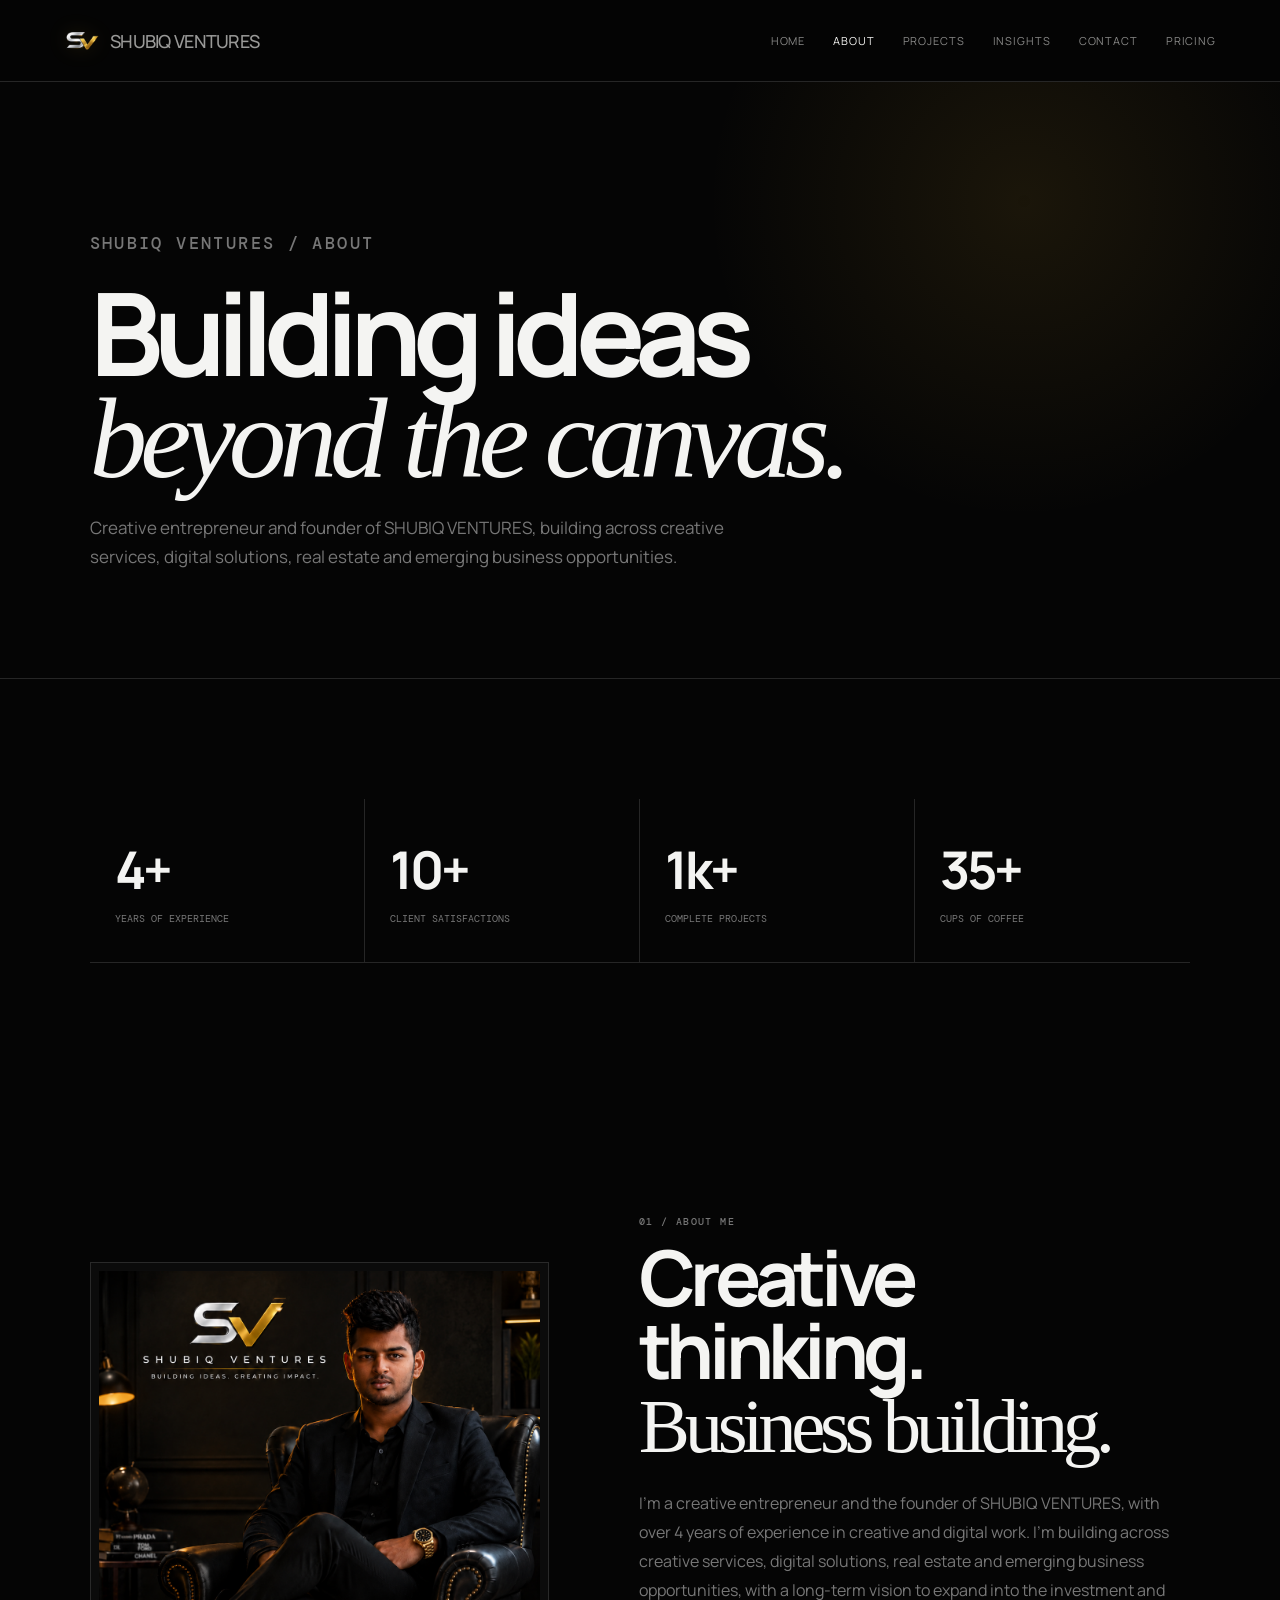
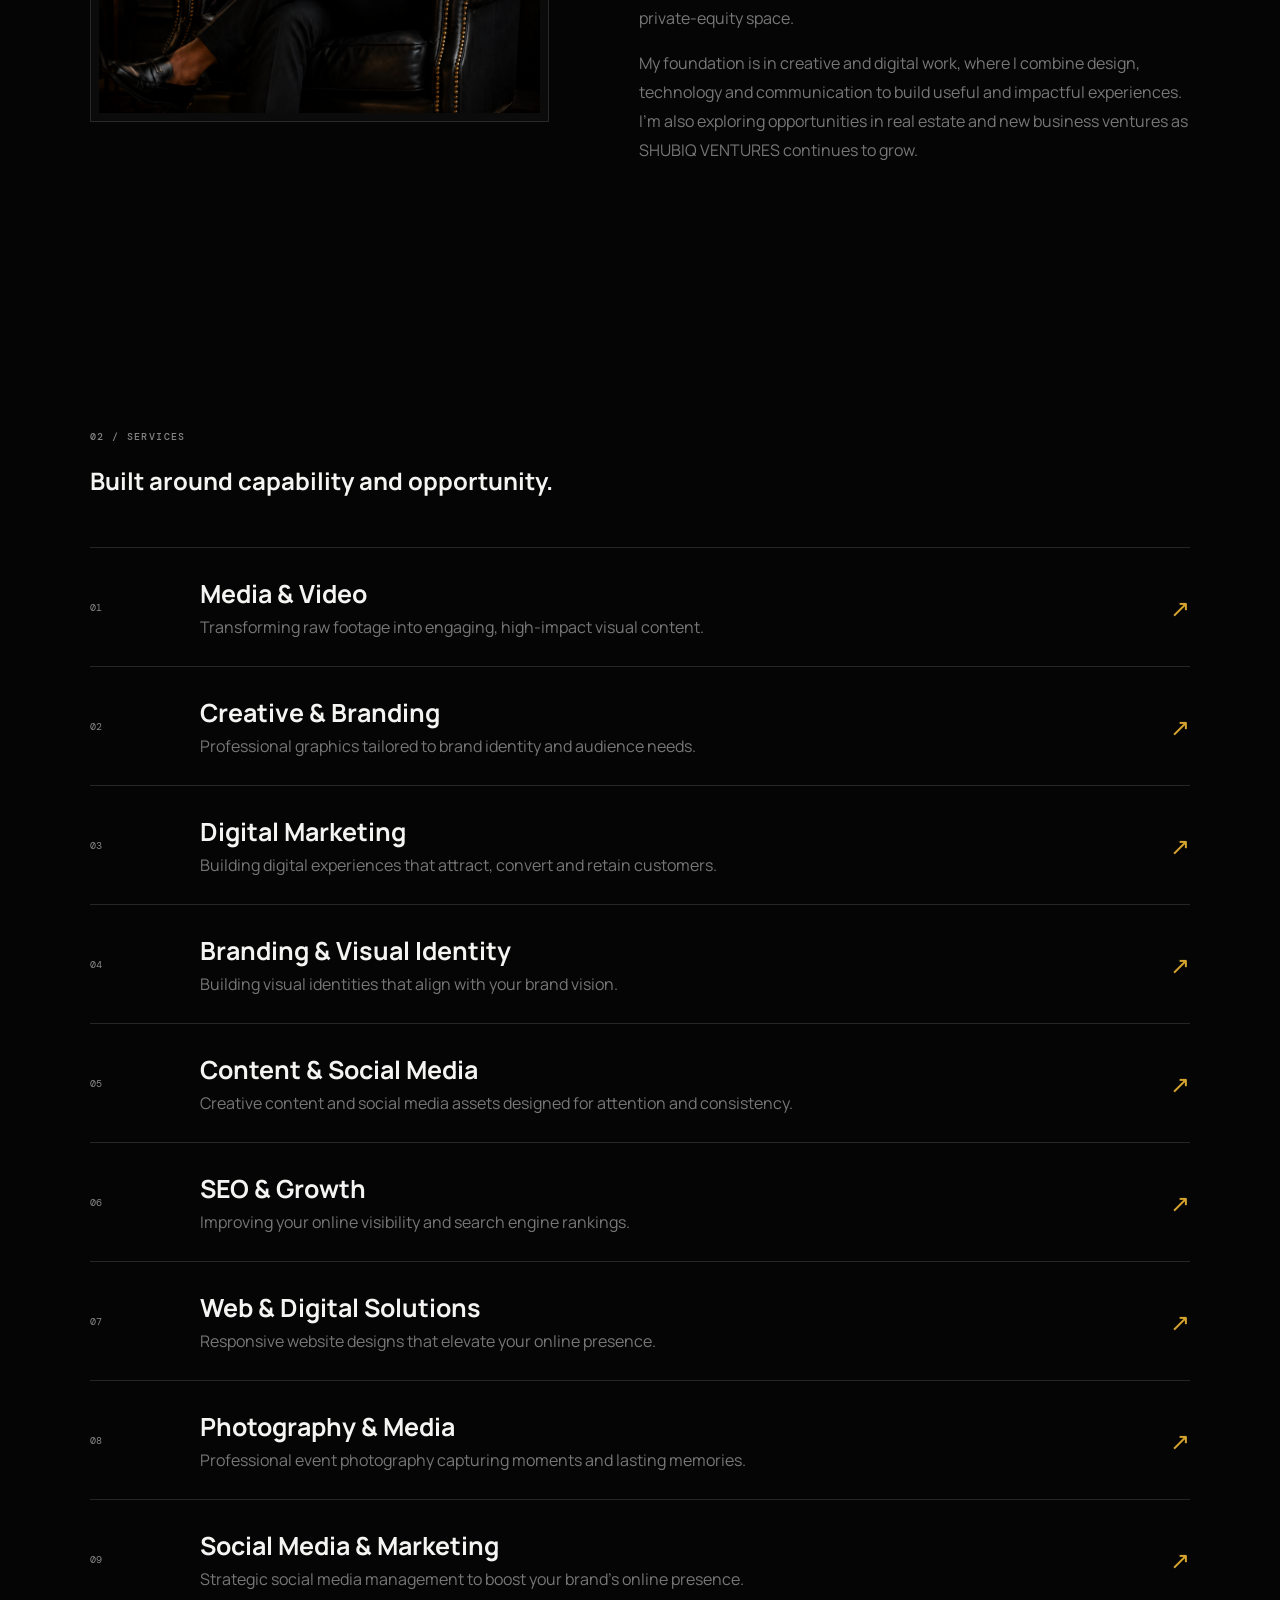
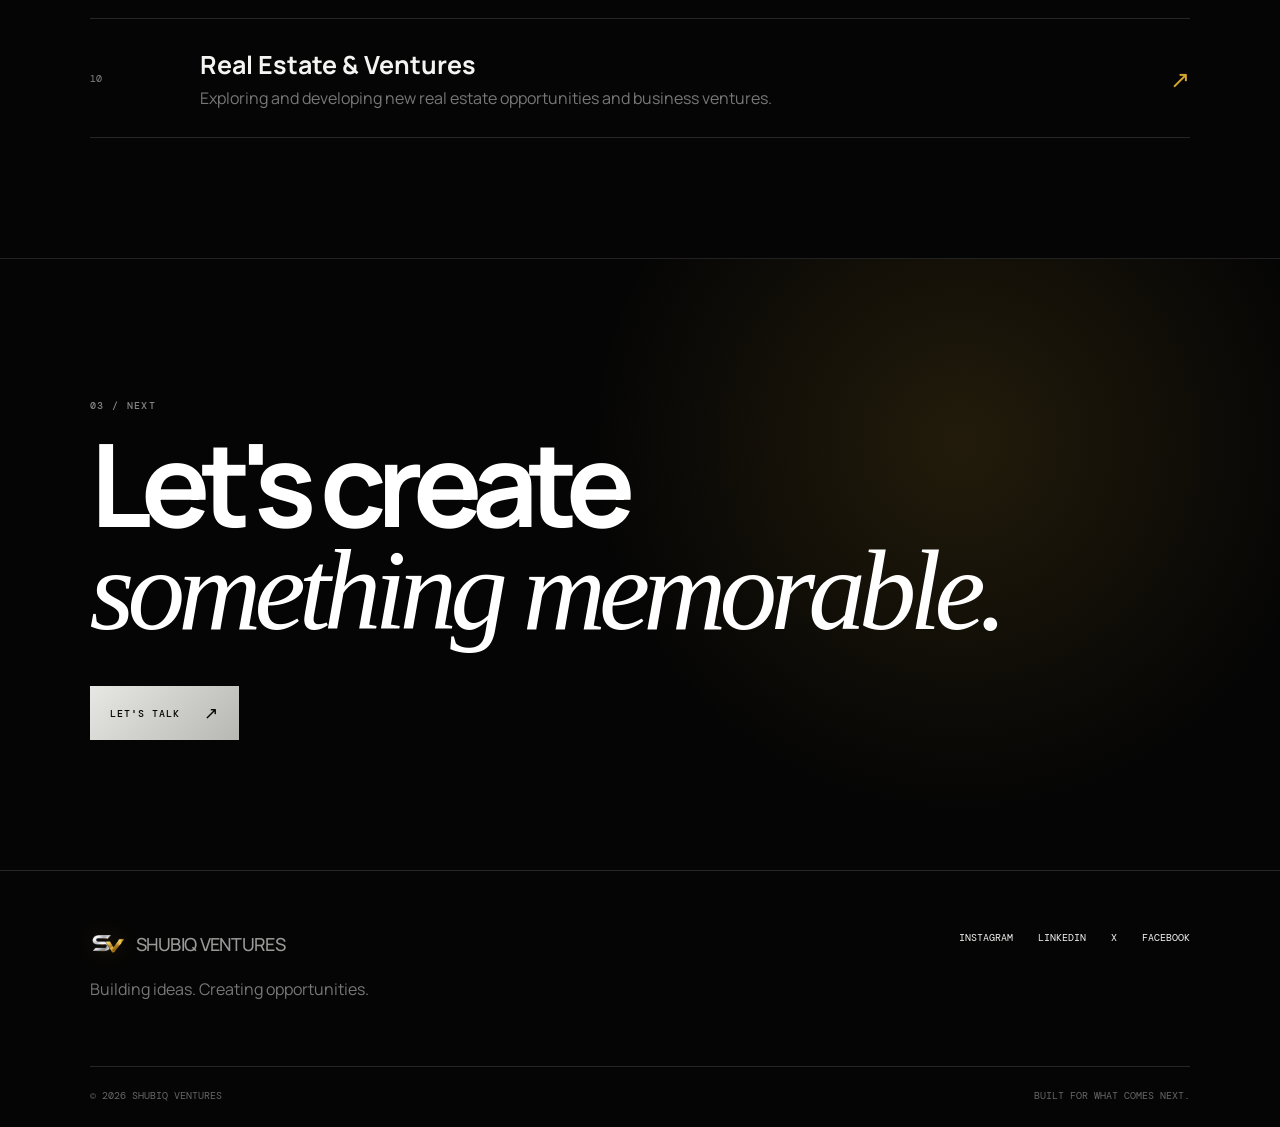
<file: about.html>
<!DOCTYPE html>
<html lang="en">
<head>
    <meta charset="UTF-8">
    <meta name="viewport" content="width=device-width, initial-scale=1.0">
    <meta name="description" content="Learn about SHUBIQ VENTURES, a multidisciplinary venture based in Hubli, Karnataka, building across creative services, digital solutions, real estate and emerging business opportunities.">
    <title>About — SHUBIQ VENTURES</title>
    <link rel="canonical" href="https://shubiq-webcoder.github.io/Shubiq-Ventures/about.html">
    <meta property="og:title" content="About — SHUBIQ VENTURES">
    <meta property="og:description" content="Meet the founder behind SHUBIQ VENTURES, a multidisciplinary venture building across creative services, digital solutions, real estate and emerging business opportunities.">
    <meta property="og:image" content="https://shubiq-webcoder.github.io/Shubiq-Ventures/GitHub%20Social%20preview.png">
    <meta property="og:url" content="https://shubiq-webcoder.github.io/Shubiq-Ventures/about.html">
    <meta property="og:type" content="website">
    <link rel="icon" type="image/png" href="assets/images/logos/shubiq%20ventures%20logo.png">
    <link rel="stylesheet" href="assets/css/style.css">
</head>
<body>
    <div class="preloader"><div class="load-text">SHUBIQ VENTURES / LOADING</div></div>
    <header class="site-header">
        <a class="logo" href="index.html"><img class="logo-mark" src="assets/images/logos/shubiq ventures logo.png" alt="SHUBIQ VENTURES logo"><span>SHUBIQ VENTURES </span></a>
        <button class="menu-toggle" aria-label="Open navigation">MENU</button>
        <nav class="nav"><a href="index.html">Home</a><a class="active" href="about.html">About</a><a href="projects.html">Projects</a><a href="insights.html">Insights</a><a href="contact.html">Contact</a><a href="Price list.html">Pricing</a></nav>
    </header>
    <main>
        <section class="page-hero"><p class="eyebrow">SHUBIQ VENTURES / ABOUT</p><h1>Building ideas <br><em>beyond the canvas.</em></h1><p>Creative entrepreneur and founder of SHUBIQ VENTURES, building across creative services, digital solutions, real estate and emerging business opportunities.</p></section>
        <section class="section"><div class="stats"><div class="stat"><strong>4+</strong><span>Years of experience</span></div><div class="stat"><strong>10+</strong><span>Client satisfactions</span></div><div class="stat"><strong>1k+</strong><span>Complete projects</span></div><div class="stat"><strong>35+</strong><span>Cups of coffee</span></div></div></section>
        <section class="section"><div class="about-grid"><div class="about-image"><img src="assets/images/logos/me.png" alt="Shubham Patil"></div><div class="about-copy"><p class="eyebrow">01 / ABOUT ME</p><h2>Creative thinking.<br><span>Business building.</span></h2><p>I’m a creative entrepreneur and the founder of SHUBIQ VENTURES, with over 4 years of experience in creative and digital work. I’m building across creative services, digital solutions, real estate and emerging business opportunities, with a long-term vision to expand into the investment and private-equity space.</p><p>My foundation is in creative and digital work, where I combine design, technology and communication to build useful and impactful experiences. I’m also exploring opportunities in real estate and new business ventures as SHUBIQ VENTURES continues to grow.</p></div></div></section>
        <section class="section"><p class="eyebrow">02 / SERVICES</p><h2 class="statement h2">Built around <span>capability and opportunity.</span></h2><div class="service-list"><div class="service"><b>01</b><div><h3>Media & Video</h3><p>Transforming raw footage into engaging, high-impact visual content.</p></div><span class="service-icon">↗</span></div><div class="service"><b>02</b><div><h3>Creative & Branding</h3><p>Professional graphics tailored to brand identity and audience needs.</p></div><span class="service-icon">↗</span></div><div class="service"><b>03</b><div><h3>Digital Marketing</h3><p>Building digital experiences that attract, convert and retain customers.</p></div><span class="service-icon">↗</span></div><div class="service"><b>04</b><div><h3>Branding & Visual Identity</h3><p>Building visual identities that align with your brand vision.</p></div><span class="service-icon">↗</span></div><div class="service"><b>05</b><div><h3>Content & Social Media</h3><p>Creative content and social media assets designed for attention and consistency.</p></div><span class="service-icon">↗</span></div><div class="service"><b>06</b><div><h3>SEO & Growth</h3><p>Improving your online visibility and search engine rankings.</p></div><span class="service-icon">↗</span></div><div class="service"><b>07</b><div><h3>Web & Digital Solutions</h3><p>Responsive website designs that elevate your online presence.</p></div><span class="service-icon">↗</span></div><div class="service"><b>08</b><div><h3>Photography & Media</h3><p>Professional event photography capturing moments and lasting memories.</p></div><span class="service-icon">↗</span></div><div class="service"><b>09</b><div><h3>Social Media & Marketing</h3><p>Strategic social media management to boost your brand's online presence.</p></div><span class="service-icon">↗</span></div><div class="service"><b>10</b><div><h3>Real Estate & Ventures</h3><p>Exploring and developing new real estate opportunities and business ventures.</p></div><span class="service-icon">↗</span></div></div></section>
        <section class="cta-section"><p class="eyebrow">03 / NEXT</p><h2>Let's create<br><em>something memorable.</em></h2><a class="button" href="contact.html">Let's talk <span>↗</span></a></section>
    </main>
    <footer class="site-footer"><div><a class="logo" href="index.html"><img class="logo-mark" src="assets/images/logos/shubiq ventures logo.png" alt="SHUBIQ VENTURES logo"><span>SHUBIQ VENTURES</span></a><p>Building ideas. Creating opportunities.</p></div><div class="footer-links"><a href="https://www.instagram.com/shubiqventures/" target="_blank" rel="noopener noreferrer">Instagram</a><a href="https://www.linkedin.com/in/shanmukgouda-v-patil-72669b342/" target="_blank" rel="noopener noreferrer">LinkedIn</a><a href="https://x.com/Shubhamvp5" target="_blank" rel="noopener noreferrer">X</a><a href="https://www.facebook.com/profile.php?id=61594047626672" target="_blank" rel="noopener noreferrer">Facebook</a></div><div class="footer-bottom"><span>© 2026 SHUBIQ VENTURES</span><span>Built for what comes next.</span></div></footer>
    <script src="assets/js/main.js"></script>
</body>
</html>
</file>
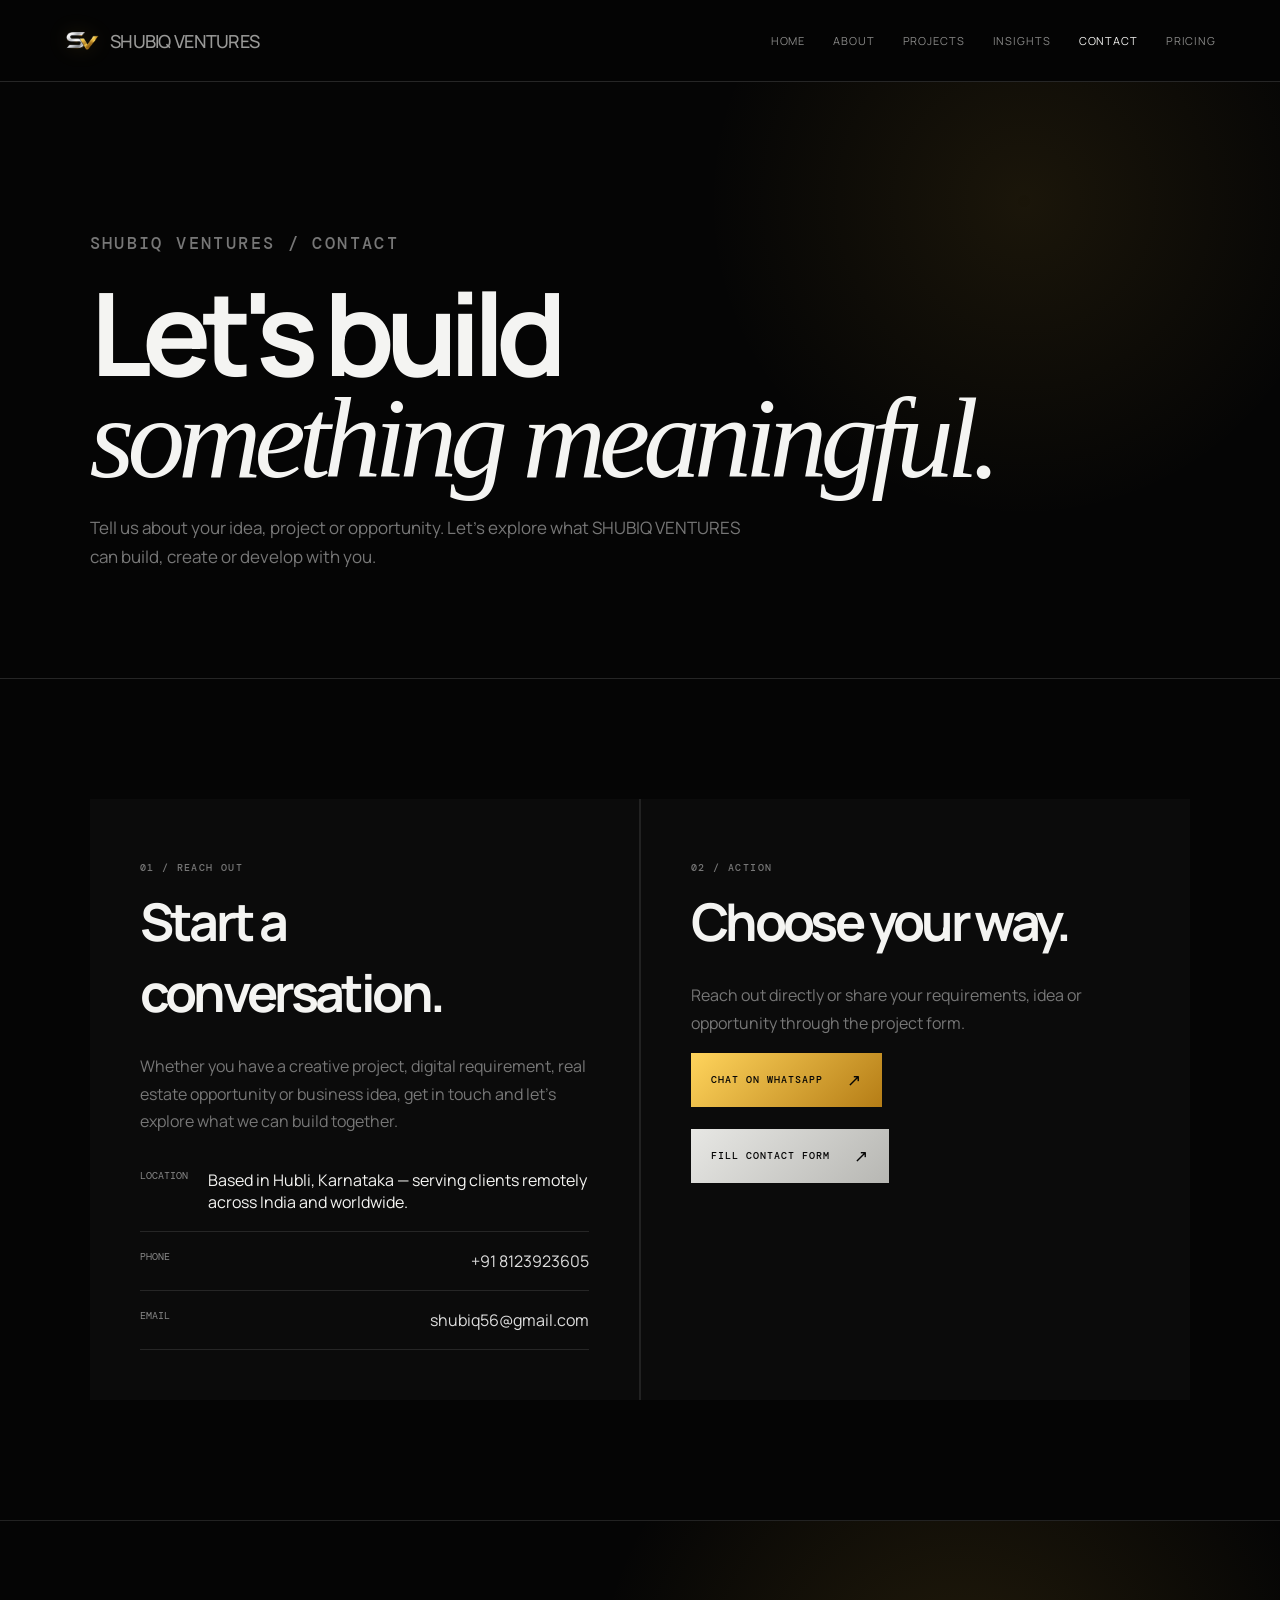
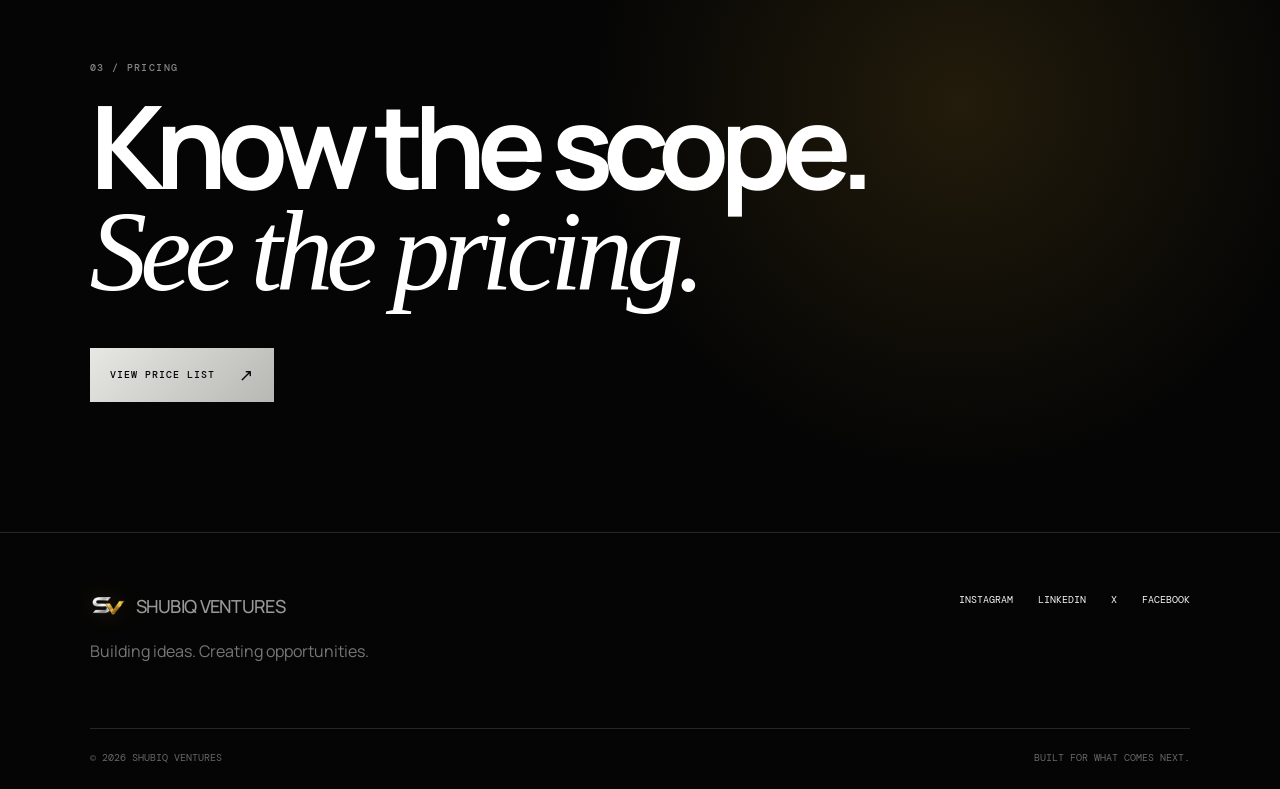
<file: contact.html>
<!DOCTYPE html>
<html lang="en">
<head>
    <meta charset="UTF-8">
    <meta name="viewport" content="width=device-width, initial-scale=1.0">
    <meta name="description" content="Contact SHUBIQ VENTURES, a multidisciplinary venture based in Hubli, Karnataka, for creative, digital, real estate and emerging business opportunities.">
    <title>Contact — SHUBIQ VENTURES</title>
    <link rel="canonical" href="https://shubiq-webcoder.github.io/Shubiq-Ventures/contact.html">
    <meta property="og:title" content="Contact — SHUBIQ VENTURES"><meta property="og:description" content="Get in touch with SHUBIQ VENTURES for creative, digital, real estate and emerging business opportunities."><meta property="og:image" content="https://shubiq-webcoder.github.io/Shubiq-Ventures/GitHub%20Social%20preview.png"><meta property="og:url" content="https://shubiq-webcoder.github.io/Shubiq-Ventures/contact.html"><meta property="og:type" content="website">
    <link rel="icon" type="image/png" href="assets/images/logos/shubiq%20ventures%20logo.png"><link rel="stylesheet" href="assets/css/style.css">
</head>
<body>
    <div class="preloader"><div class="load-text">SHUBIQ VENTURES / LOADING</div></div>
    <header class="site-header"><a class="logo" href="index.html"><img class="logo-mark" src="assets/images/logos/shubiq ventures logo.png" alt="SHUBIQ VENTURES logo"><span>SHUBIQ VENTURES</span></a><button class="menu-toggle" aria-label="Open navigation">MENU</button><nav class="nav"><a href="index.html">Home</a><a href="about.html">About</a><a href="projects.html">Projects</a><a href="insights.html">Insights</a><a class="active" href="contact.html">Contact</a><a href="Price list.html">Pricing</a></nav></header>
    <main>
        <section class="page-hero"><p class="eyebrow">SHUBIQ VENTURES / CONTACT</p><h1>Let's build <br><em>something meaningful.</em></h1><p>Tell us about your idea, project or opportunity. Let's explore what SHUBIQ VENTURES can build, create or develop with you.</p></section>
        <section class="section"><div class="contact-grid"><div class="contact-panel"><p class="eyebrow">01 / REACH OUT</p><h2>Start a conversation.</h2><p>Whether you have a creative project, digital requirement, real estate opportunity or business idea, get in touch and let's explore what we can build together.</p><div class="contact-line"><span>Location</span><span>Based in Hubli, Karnataka — serving clients remotely across India and worldwide.</span></div><div class="contact-line"><span>Phone</span><a href="tel:+918123923605">+91 8123923605</a></div><div class="contact-line"><span>Email</span><a href="mailto:shubiq56@gmail.com">shubiq56@gmail.com</a></div></div><div class="contact-panel"><p class="eyebrow">02 / ACTION</p><h2>Choose your way.</h2><p>Reach out directly or share your requirements, idea or opportunity through the project form.</p><a class="button gold" href="https://wa.me/918123923605" target="_blank">Chat on WhatsApp <span>↗</span></a><br><br><a class="button" href="https://forms.gle/iBPwmvB8krbSTK986" target="_blank" rel="noopener">Fill contact form <span>↗</span></a></div></div></section>
        <section class="cta-section"><p class="eyebrow">03 / PRICING</p><h2>Know the scope.<br><em>See the pricing.</em></h2><a class="button" href="Price list.html">View price list <span>↗</span></a></section>
    </main>
    <footer class="site-footer"><div><a class="logo" href="index.html"><img class="logo-mark" src="assets/images/logos/shubiq ventures logo.png" alt="SHUBIQ VENTURES logo"><span>SHUBIQ VENTURES</span></a><p>Building ideas. Creating opportunities.</p></div><div class="footer-links"><a href="https://www.instagram.com/shubiqventures/" target="_blank" rel="noopener noreferrer">Instagram</a><a href="https://www.linkedin.com/in/shanmukgouda-v-patil-72669b342/" target="_blank" rel="noopener noreferrer">LinkedIn</a><a href="https://x.com/Shubhamvp5" target="_blank" rel="noopener noreferrer">X</a><a href="https://www.facebook.com/profile.php?id=61594047626672" target="_blank" rel="noopener noreferrer">Facebook</a></div><div class="footer-bottom"><span>© 2026 SHUBIQ VENTURES</span><span>Built for what comes next.</span></div></footer>
    <script src="assets/js/main.js"></script>
</body>
</html>
</file>
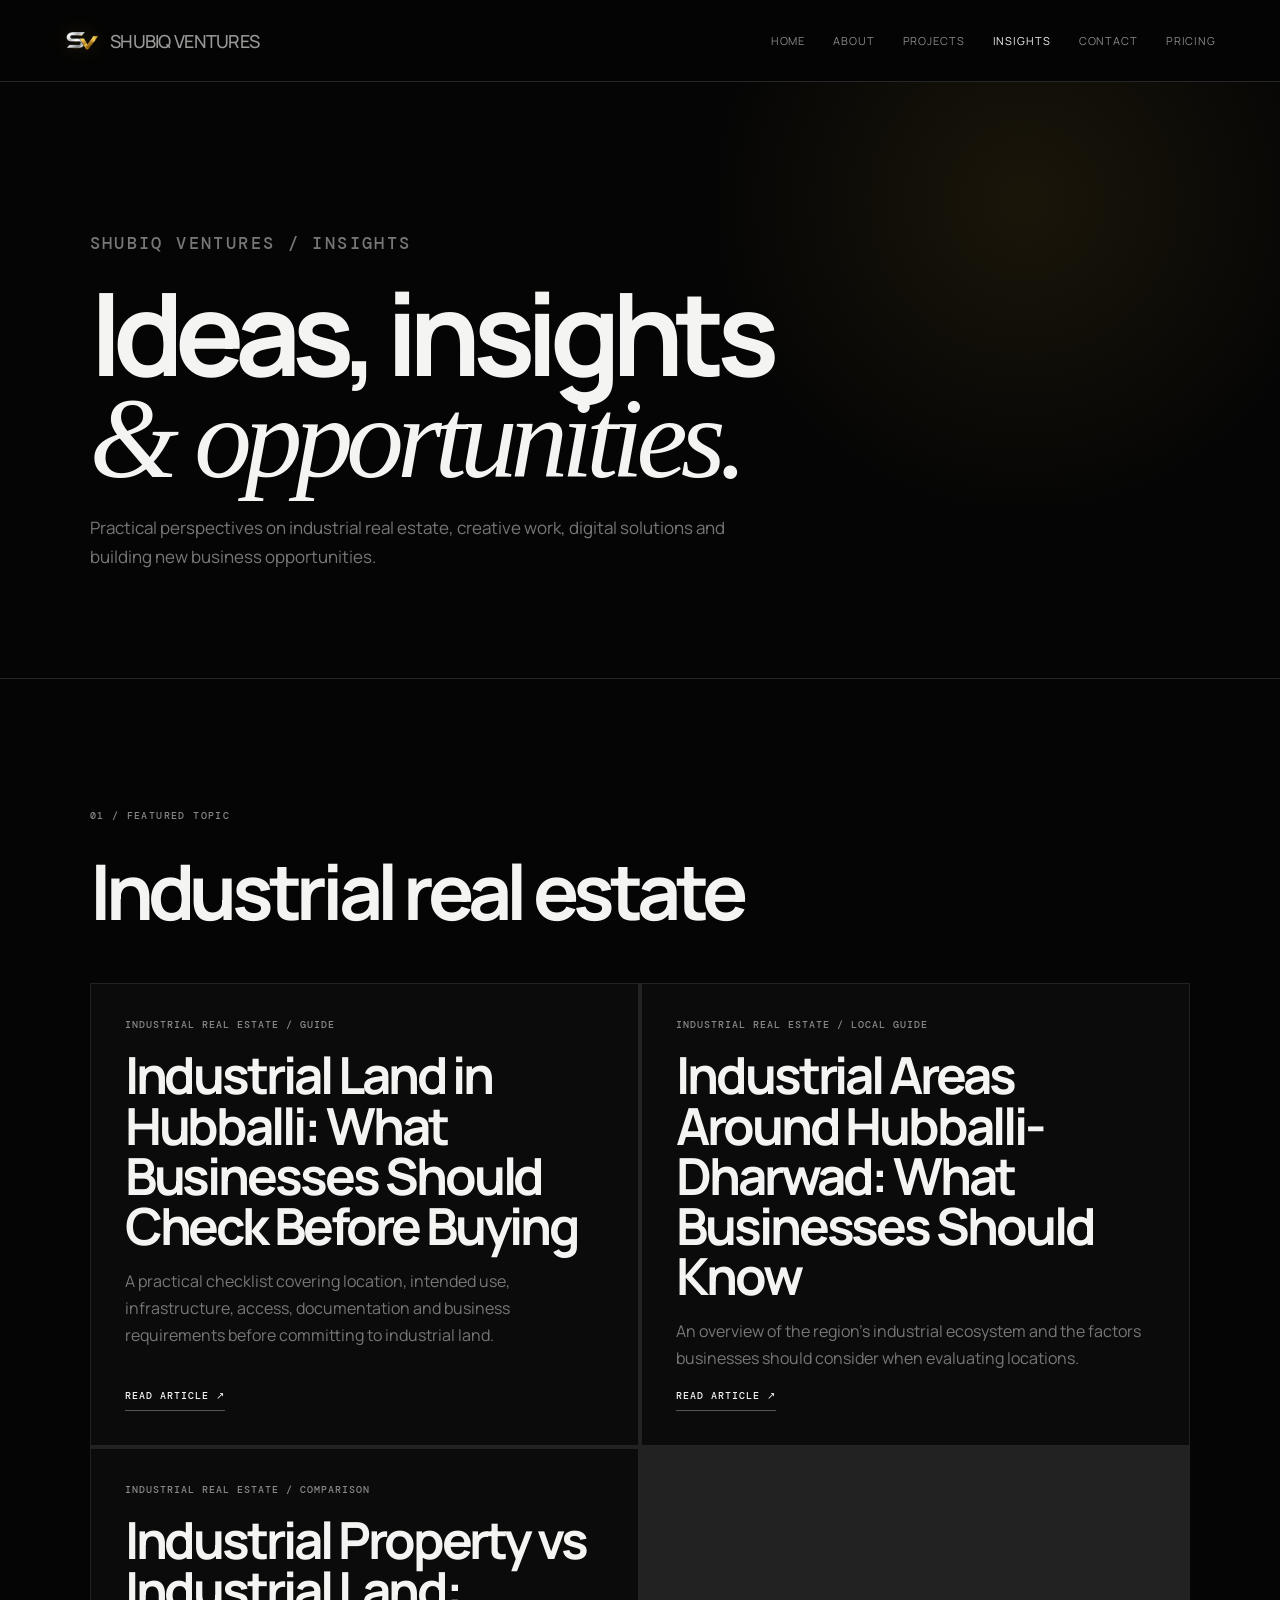
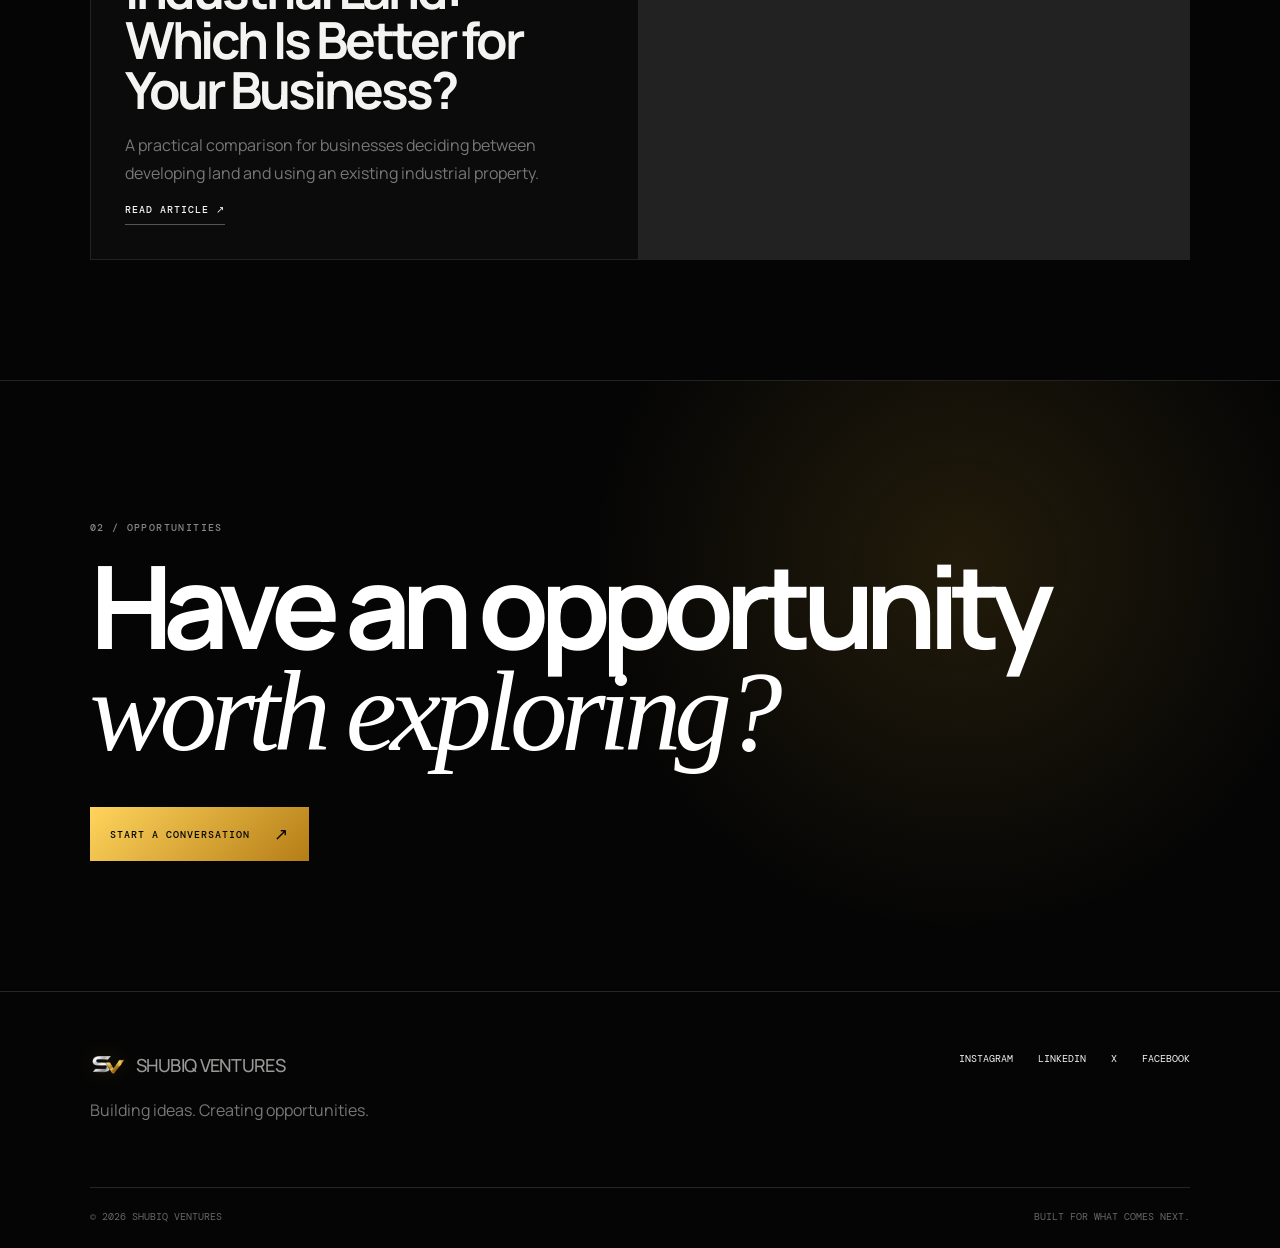
<file: insights.html>
<!DOCTYPE html>
<html lang="en">
<head>
    <meta charset="UTF-8">
    <meta name="viewport" content="width=device-width, initial-scale=1.0">
    <meta name="description" content="Insights from SHUBIQ VENTURES on industrial real estate, creative work, digital solutions and building new business opportunities. Based in Hubli, Karnataka.">
    <title>Insights — SHUBIQ VENTURES</title>
    <link rel="canonical" href="https://shubiq-webcoder.github.io/Shubiq-Ventures/insights.html">
    <meta property="og:title" content="Insights — SHUBIQ VENTURES">
    <meta property="og:description" content="Practical perspectives on industrial real estate, creative work, digital solutions and business opportunities from SHUBIQ VENTURES.">
    <meta property="og:image" content="https://shubiq-webcoder.github.io/Shubiq-Ventures/GitHub%20Social%20preview.png">
    <meta property="og:url" content="https://shubiq-webcoder.github.io/Shubiq-Ventures/insights.html">
    <meta property="og:type" content="website">
    <link rel="icon" type="image/png" href="assets/images/logos/shubiq%20ventures%20logo.png">
    <link rel="stylesheet" href="assets/css/style.css">
    <style>
        .insight-grid{display:grid;grid-template-columns:repeat(2,1fr);gap:2px;background:#222}
        .insight-card{background:#0b0b0b;border:1px solid #222;padding:34px;min-height:360px;display:flex;flex-direction:column;justify-content:space-between;transition:.4s}
        .insight-card:hover{background:#101010;border-color:#444;transform:translateY(-5px)}
        .insight-card h2{font-size:clamp(30px,4vw,52px);line-height:.98;letter-spacing:-.06em;margin:18px 0}
        .insight-card p{color:#777;line-height:1.7;max-width:560px}
        .insight-meta{font:500 10px "DM Mono",monospace;letter-spacing:.1em;text-transform:uppercase;color:#888}
        .insight-link{display:inline-flex;align-items:center;gap:14px;font:500 10px "DM Mono",monospace;letter-spacing:.1em;text-transform:uppercase;border-bottom:1px solid #555;padding-bottom:8px;align-self:flex-start}
        @media(max-width:800px){.insight-grid{grid-template-columns:1fr}.insight-card{min-height:320px}}
    </style>
</head>
<body>
    <div class="preloader"><div class="load-text">SHUBIQ VENTURES / LOADING</div></div>
    <header class="site-header">
        <a class="logo" href="index.html"><img class="logo-mark" src="assets/images/logos/shubiq ventures logo.png" alt="SHUBIQ VENTURES logo"><span>SHUBIQ VENTURES</span></a>
        <button class="menu-toggle" aria-label="Open navigation">MENU</button>
        <nav class="nav"><a href="index.html">Home</a><a href="about.html">About</a><a href="projects.html">Projects</a><a class="active" href="insights.html">Insights</a><a href="contact.html">Contact</a><a href="Price list.html">Pricing</a></nav>
    </header>
    <main>
        <section class="page-hero">
            <p class="eyebrow">SHUBIQ VENTURES / INSIGHTS</p>
            <h1>Ideas, insights <br><em>& opportunities.</em></h1>
            <p>Practical perspectives on industrial real estate, creative work, digital solutions and building new business opportunities.</p>
        </section>
        <section class="section">
            <div class="section-head">
                <div><p class="eyebrow">01 / FEATURED TOPIC</p><h2>Industrial real estate</h2></div>
            </div>
            <div class="insight-grid">
                <article class="insight-card">
                    <div><div class="insight-meta">INDUSTRIAL REAL ESTATE / GUIDE</div><h2>Industrial Land in Hubballi: What Businesses Should Check Before Buying</h2><p>A practical checklist covering location, intended use, infrastructure, access, documentation and business requirements before committing to industrial land.</p></div>
                    <a class="insight-link" href="articles/industrial-land-hubballi.html">Read article ↗</a>
                </article>
                <article class="insight-card">
                    <div><div class="insight-meta">INDUSTRIAL REAL ESTATE / LOCAL GUIDE</div><h2>Industrial Areas Around Hubballi-Dharwad: What Businesses Should Know</h2><p>An overview of the region's industrial ecosystem and the factors businesses should consider when evaluating locations.</p></div>
                    <a class="insight-link" href="articles/industrial-areas-hubballi-dharwad.html">Read article ↗</a>
                </article>
                <article class="insight-card">
                    <div><div class="insight-meta">INDUSTRIAL REAL ESTATE / COMPARISON</div><h2>Industrial Property vs Industrial Land: Which Is Better for Your Business?</h2><p>A practical comparison for businesses deciding between developing land and using an existing industrial property.</p></div>
                    <a class="insight-link" href="articles/industrial-property-vs-land.html">Read article ↗</a>
                </article>
            </div>
        </section>
        <section class="cta-section">
            <p class="eyebrow">02 / OPPORTUNITIES</p>
            <h2>Have an opportunity<br><em>worth exploring?</em></h2>
            <a class="button gold" href="contact.html">Start a conversation <span>↗</span></a>
        </section>
    </main>
    <footer class="site-footer">
        <div><a class="logo" href="index.html"><img class="logo-mark" src="assets/images/logos/shubiq ventures logo.png" alt="SHUBIQ VENTURES logo"><span>SHUBIQ VENTURES</span></a><p>Building ideas. Creating opportunities.</p></div>
        <div class="footer-links">
            <a href="https://www.instagram.com/shubiqventures/" target="_blank" rel="noopener noreferrer">Instagram</a>
            <a href="https://www.linkedin.com/in/shanmukgouda-v-patil-72669b342/" target="_blank" rel="noopener noreferrer">LinkedIn</a>
            <a href="https://x.com/Shubhamvp5" target="_blank" rel="noopener noreferrer">X</a>
            <a href="https://www.facebook.com/profile.php?id=61594047626672" target="_blank" rel="noopener noreferrer">Facebook</a>
        </div>
        <div class="footer-bottom"><span>© 2026 SHUBIQ VENTURES</span><span>Built for what comes next.</span></div>
    </footer>
    <script src="assets/js/main.js"></script>
</body>
</html>
</file>
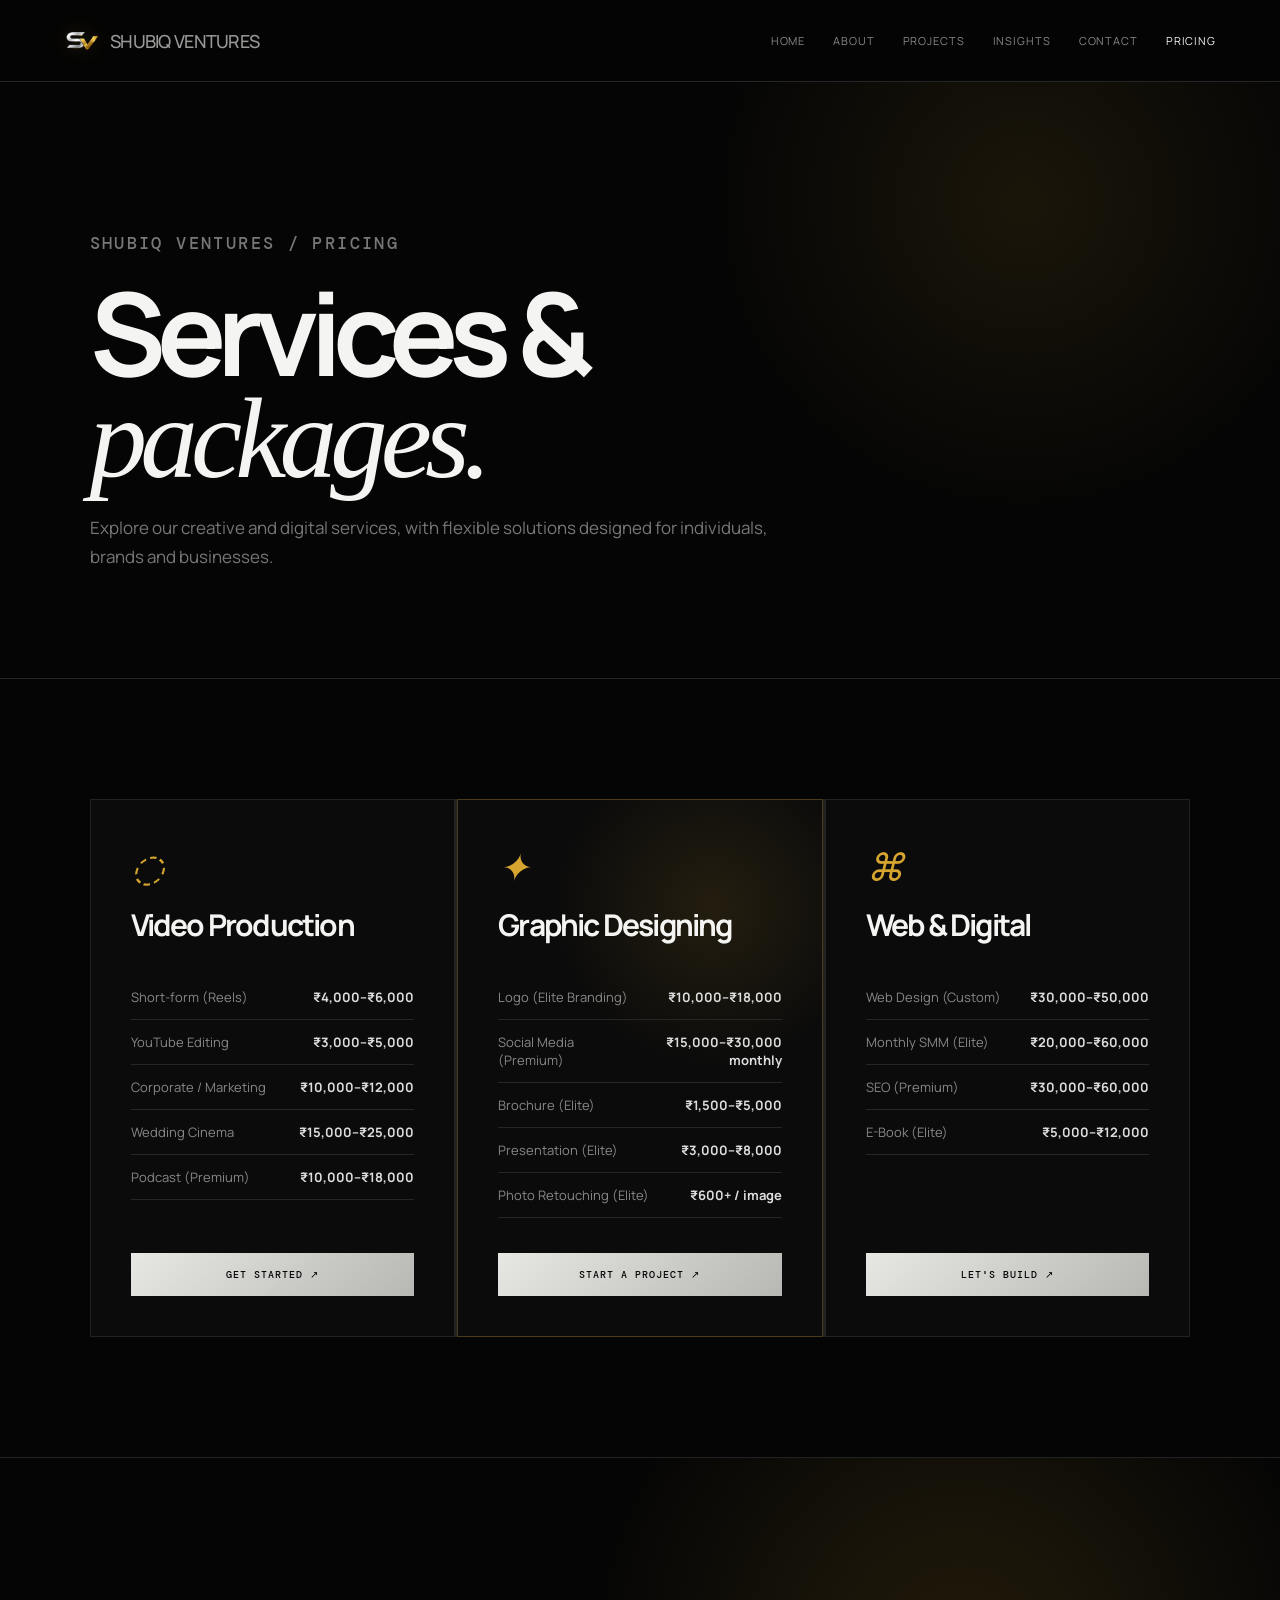
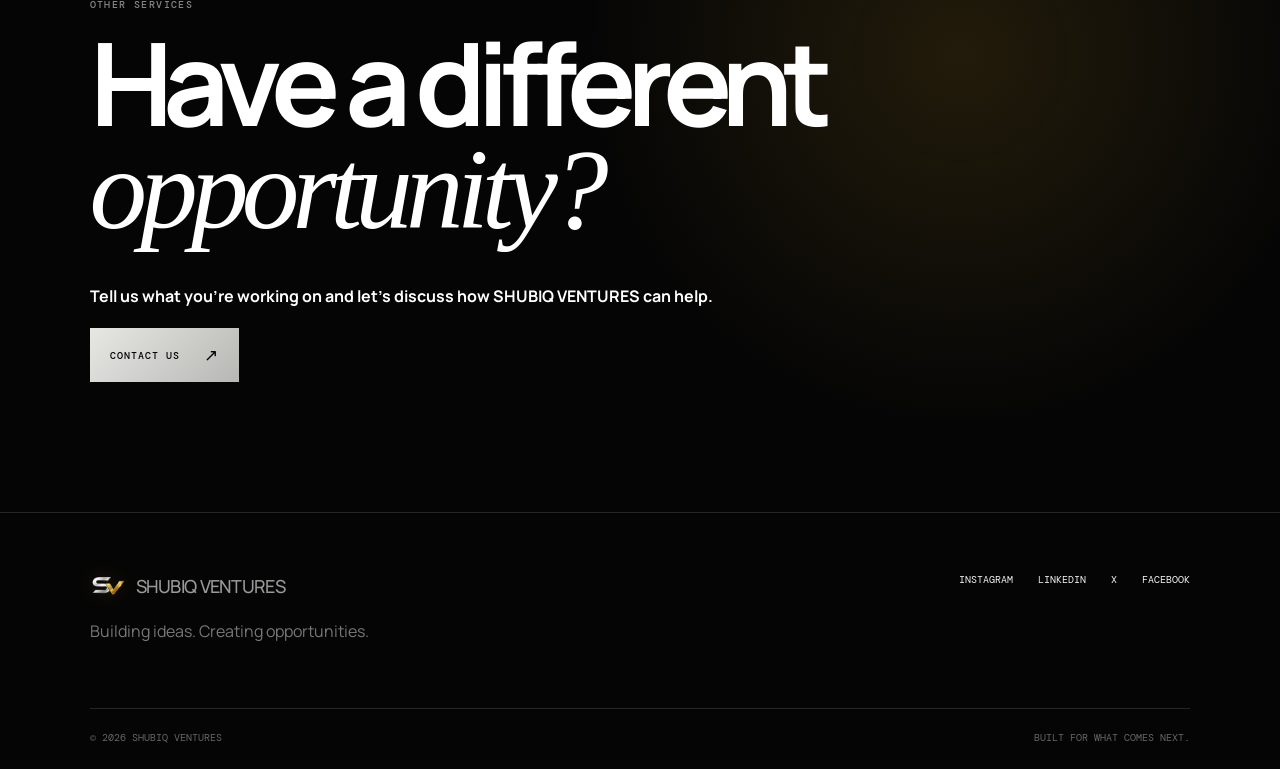
<file: Price list.html>
<!DOCTYPE html>
<html lang="en">
<head>
    <meta charset="UTF-8"><meta name="viewport" content="width=device-width, initial-scale=1.0">
    <meta name="description" content="Explore SHUBIQ VENTURES services and packages for creative, digital and media solutions, with flexible options for individuals, brands and businesses."><title>Pricing — SHUBIQ VENTURES</title>
    <link rel="canonical" href="https://shubiq-webcoder.github.io/Shubiq-Ventures/Price%20list.html"><meta property="og:title" content="Pricing — SHUBIQ VENTURES"><meta property="og:description" content="Explore SHUBIQ VENTURES services and packages for creative, digital and media solutions."><meta property="og:image" content="https://shubiq-webcoder.github.io/Shubiq-Ventures/GitHub%20Social%20preview.png"><meta property="og:url" content="https://shubiq-webcoder.github.io/Shubiq-Ventures/Price%20list.html"><meta property="og:type" content="website">
    <link rel="icon" type="image/png" href="assets/images/logos/shubiq%20ventures%20logo.png"><link rel="stylesheet" href="assets/css/style.css">
</head>
<body>
<div class="preloader"><div class="load-text">SHUBIQ VENTURES / LOADING</div></div>
<header class="site-header"><a class="logo" href="index.html"><img class="logo-mark" src="assets/images/logos/shubiq ventures logo.png" alt="SHUBIQ VENTURES logo"><span>SHUBIQ VENTURES</span></a><button class="menu-toggle" aria-label="Open navigation">MENU</button><nav class="nav"><a href="index.html">Home</a><a href="about.html">About</a><a href="projects.html">Projects</a><a href="insights.html">Insights</a><a href="contact.html">Contact</a><a class="active" href="Price list.html">Pricing</a></nav></header>
<main><section class="page-hero"><p class="eyebrow">SHUBIQ VENTURES / PRICING</p><h1>Services & <br><em>packages.</em></h1><p>Explore our creative and digital services, with flexible solutions designed for individuals, brands and businesses.</p></section>
<section class="section"><div class="price-grid"><div class="price-card"><i>◌</i><h3>Video Production</h3><ul class="price-list"><li>Short-form (Reels)<span>₹4,000–₹6,000</span></li><li>YouTube Editing<span>₹3,000–₹5,000</span></li><li>Corporate / Marketing<span>₹10,000–₹12,000</span></li><li>Wedding Cinema<span>₹15,000–₹25,000</span></li><li>Podcast (Premium)<span>₹10,000–₹18,000</span></li></ul><a class="price-btn" href="contact.html">Get started ↗</a></div><div class="price-card featured"><i>✦</i><h3>Graphic Designing</h3><ul class="price-list"><li>Logo (Elite Branding)<span>₹10,000–₹18,000</span></li><li>Social Media (Premium)<span>₹15,000–₹30,000 monthly</span></li><li>Brochure (Elite)<span>₹1,500–₹5,000</span></li><li>Presentation (Elite)<span>₹3,000–₹8,000</span></li><li>Photo Retouching (Elite)<span>₹600+ / image</span></li></ul><a class="price-btn" href="contact.html">Start a project ↗</a></div><div class="price-card"><i>⌘</i><h3>Web & Digital</h3><ul class="price-list"><li>Web Design (Custom)<span>₹30,000–₹50,000</span></li><li>Monthly SMM (Elite)<span>₹20,000–₹60,000</span></li><li>SEO (Premium)<span>₹30,000–₹60,000</span></li><li>E-Book (Elite)<span>₹5,000–₹12,000</span></li></ul><a class="price-btn" href="contact.html">Let's build ↗</a></div></div></section>
<section class="cta-section"><p class="eyebrow">Other Services</p><h2>Have a different<br><em>opportunity?</em></h2><h4>Tell us what you're working on and let's discuss how SHUBIQ VENTURES can help.</h4><a class="button" href="contact.html">Contact Us <span>↗</span></a></section></main>
<footer class="site-footer"><div><a class="logo" href="index.html"><img class="logo-mark" src="assets/images/logos/shubiq ventures logo.png" alt="SHUBIQ VENTURES logo"><span>SHUBIQ VENTURES</span></a><p>Building ideas. Creating opportunities.</p></div><div class="footer-links"><a href="https://www.instagram.com/shubiqventures/" target="_blank" rel="noopener noreferrer">Instagram</a><a href="https://www.linkedin.com/in/shanmukgouda-v-patil-72669b342/" target="_blank" rel="noopener noreferrer">LinkedIn</a><a href="https://x.com/Shubhamvp5" target="_blank" rel="noopener noreferrer">X</a><a href="https://www.facebook.com/profile.php?id=61594047626672" target="_blank" rel="noopener noreferrer">Facebook</a></div><div class="footer-bottom"><span>© 2026 SHUBIQ VENTURES</span><span>Built for what comes next.</span></div></footer>
<script src="assets/js/main.js"></script>
</body></html>
</file>
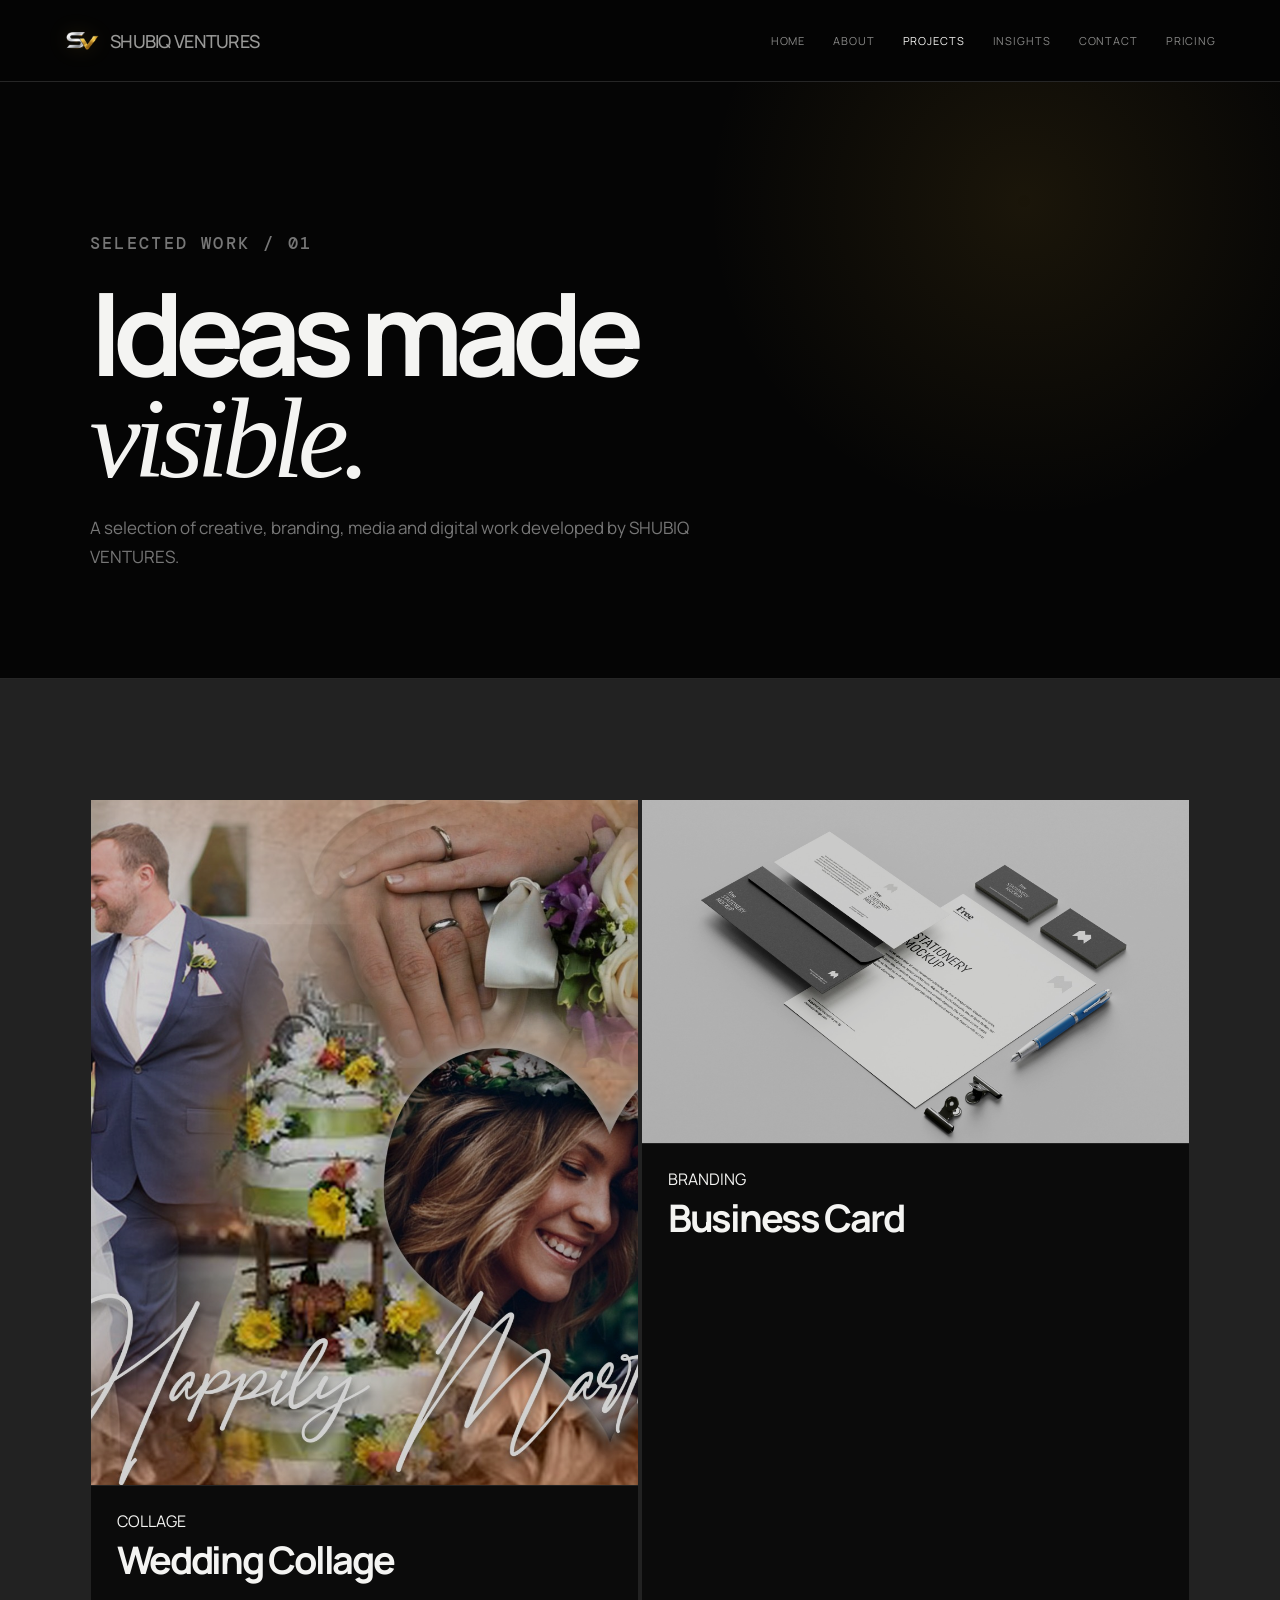
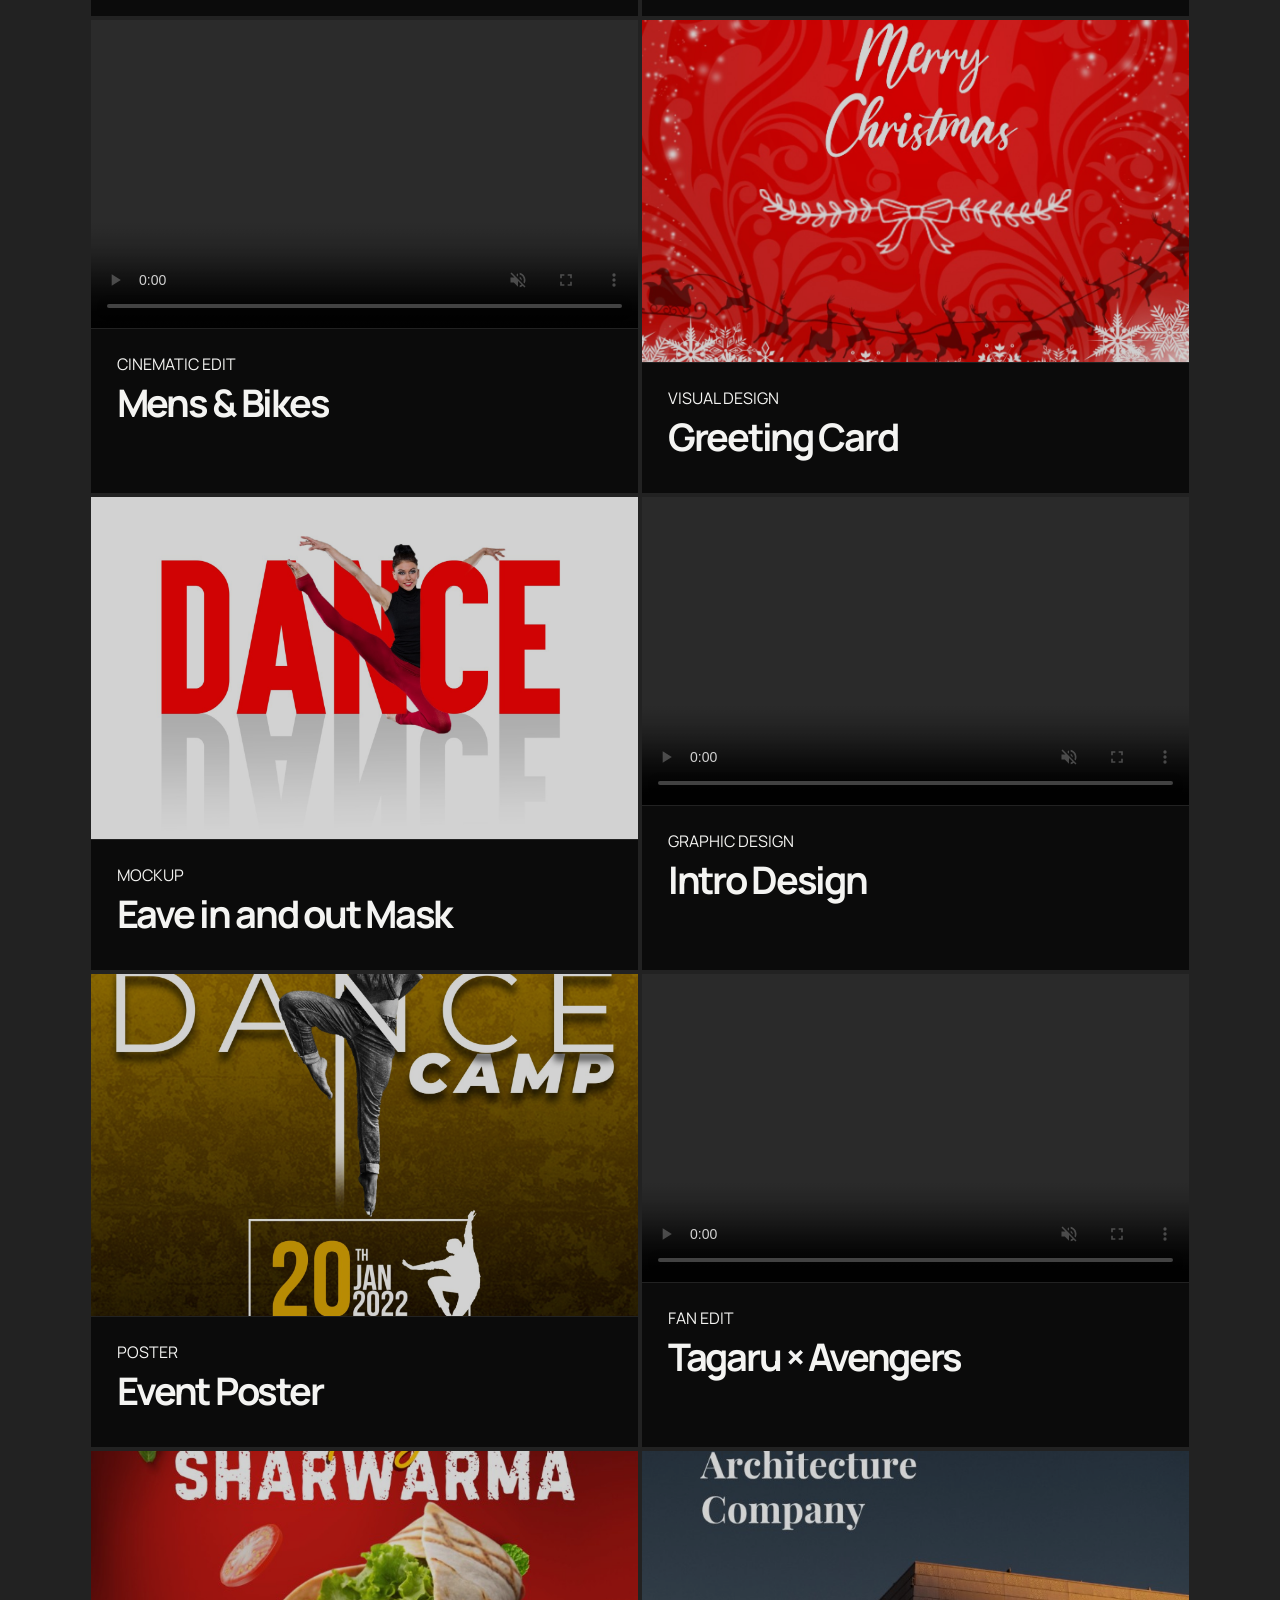
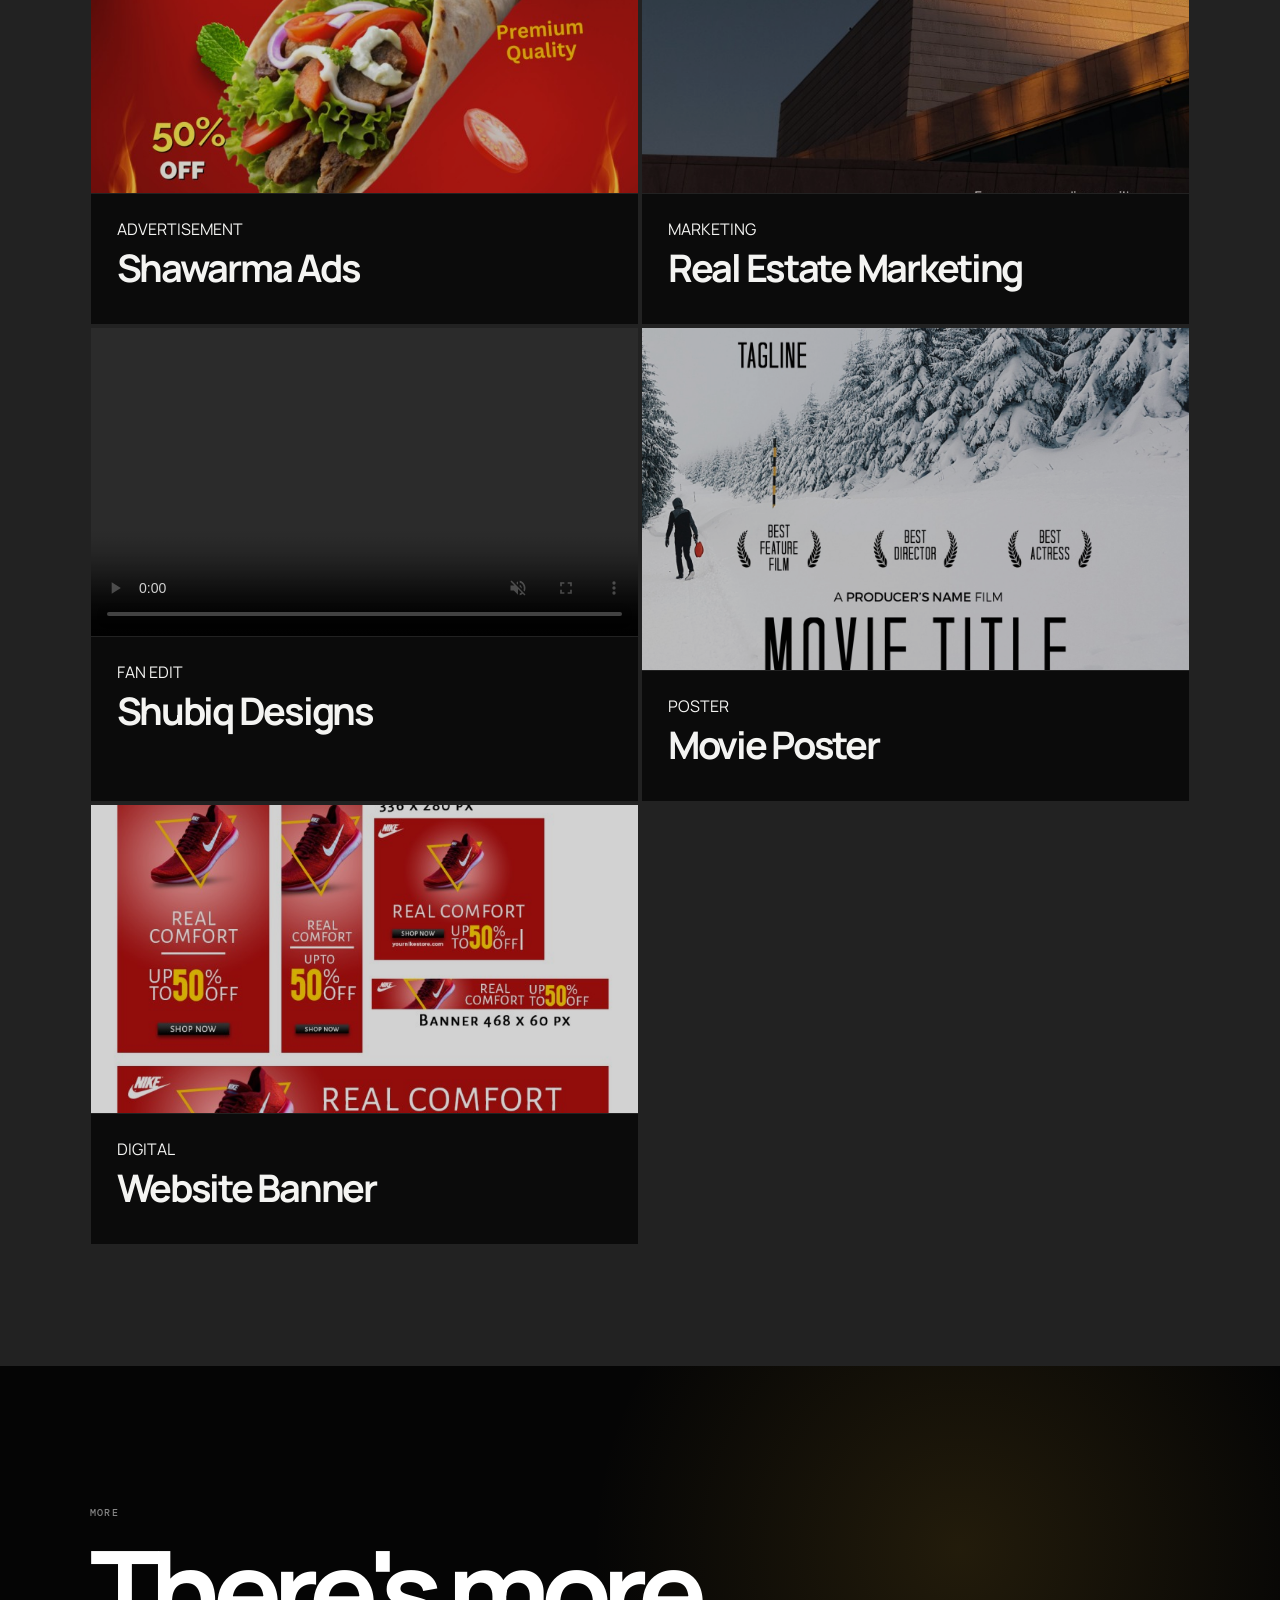
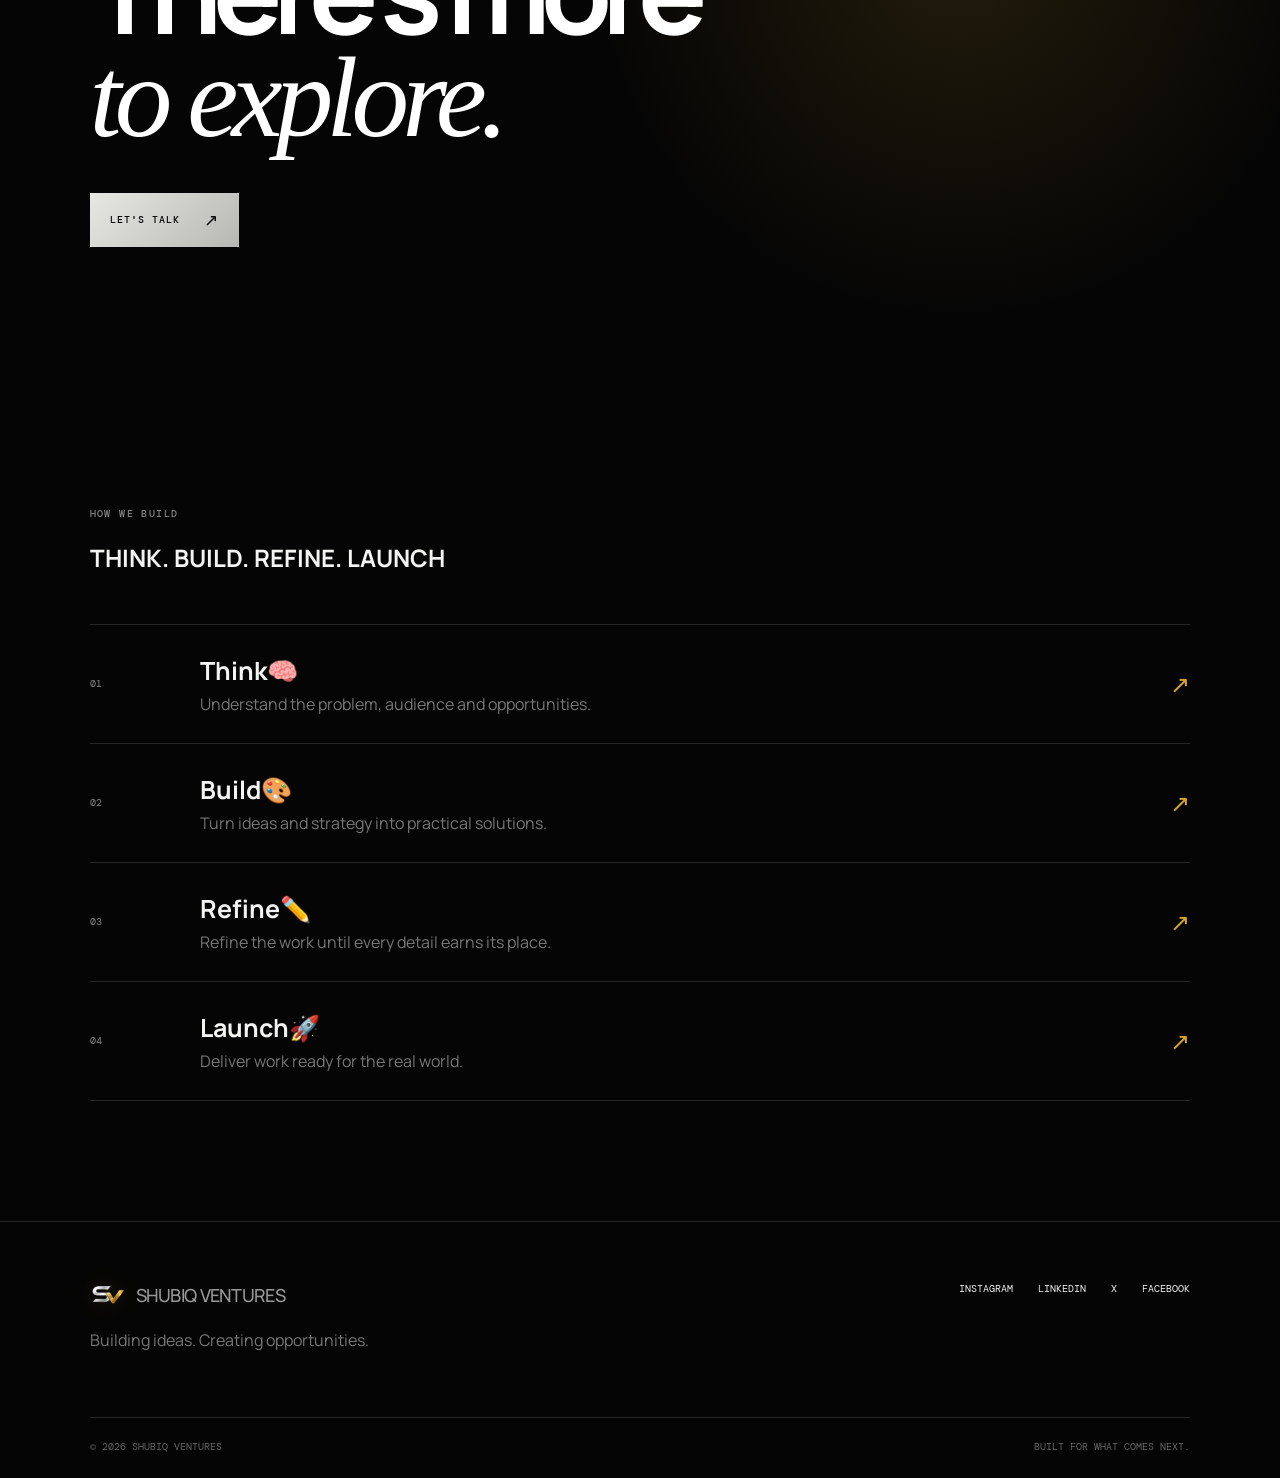
<file: projects.html>
<!DOCTYPE html>
<html lang="en">
<head>
    <meta charset="UTF-8">
    <meta name="viewport" content="width=device-width,initial-scale=1.0">
    <meta name="description" content="Explore creative, branding, media and digital work developed by SHUBIQ VENTURES, a multidisciplinary venture based in Hubli, Karnataka.">
    <title>Work — SHUBIQ VENTURES</title>
    <link rel="canonical" href="https://shubiq-webcoder.github.io/Shubiq-Ventures/projects.html">
    <meta property="og:title" content="Projects — SHUBIQ VENTURES">
    <meta property="og:description" content="Explore selected creative, branding, media and digital work developed by SHUBIQ VENTURES.">
    <meta property="og:image" content="https://shubiq-webcoder.github.io/Shubiq-Ventures/GitHub%20Social%20preview.png">
    <meta property="og:url" content="https://shubiq-webcoder.github.io/Shubiq-Ventures/projects.html">
    <meta property="og:type" content="website">
    <link rel="icon" type="image/png" href="assets/images/logos/shubiq%20ventures%20logo.png">
    <link rel="stylesheet" href="assets/css/style.css">
</head>
<body>
    <div class="preloader"><div class="load-text">SHUBIQ VENTURES / LOADING</div></div>
    <header class="site-header"><a class="logo" href="index.html"><img class="logo-mark" src="assets/images/logos/shubiq ventures logo.png" alt="SHUBIQ VENTURES logo"><span>SHUBIQ VENTURES</span></a><button class="menu-toggle">MENU</button>
        <nav class="nav"><a href="index.html">Home</a><a href="about.html">About</a><a class="active" href="projects.html">Projects</a><a href="insights.html">Insights</a><a href="contact.html">Contact</a><a href="Price list.html">Pricing</a></nav>
    </header>
    <main>
        <section class="page-hero work-hero"><div class="page-hero-inner reveal"><p class="eyebrow">SELECTED WORK / 01</p><h1>Ideas made<br><em>visible.</em></h1><p>A selection of creative, branding, media and digital work developed by SHUBIQ VENTURES.</p></div></section>
        <section class="section work-grid">
            <article class="project project-tall"><div class="project-art"><img src="assets/images/projects/wedding collage.jpg" alt="Wedding Collage"></div><div class="project-meta"><span>COLLAGE</span><h3>Wedding Collage</h3></div></article>
            <article class="project"><div class="project-art"><img src="assets/images/projects/Business card.jpg" alt="Business Card"></div><div class="project-meta"><span>BRANDING</span><h3>Business Card</h3></div></article>
            <article class="project project-wide"><div class="project-art"><video autoplay muted loop playsinline controls><source src="assets/Videos/Mens & Bikes - Tom cruise.mp4" type="video/mp4"></video></div><div class="project-meta"><span>CINEMATIC EDIT</span><h3>Mens & Bikes</h3></div></article>
            <article class="project"><div class="project-art"><img src="assets/images/projects/Greeting Card.jpg" alt="Greeting Card"></div><div class="project-meta"><span>VISUAL DESIGN</span><h3>Greeting Card</h3></div></article>
            <article class="project"><div class="project-art"><img src="assets/images/projects/eave in and out mask.jpg" alt="Eave in and out mask"></div><div class="project-meta"><span>MOCKUP</span><h3>Eave in and out Mask</h3></div></article>
            <article class="project project-wide"><div class="project-art"><video autoplay muted loop playsinline controls><source src="assets/Videos/Intro Graphic designer.mp4" type="video/mp4"></video></div><div class="project-meta"><span>GRAPHIC DESIGN</span><h3>Intro Design</h3></div></article>
            <article class="project"><div class="project-art"><img src="assets/images/projects/Event Poster.jpg" alt="Event Poster"></div><div class="project-meta"><span>POSTER</span><h3>Event Poster</h3></div></article>
            <article class="project project-wide"><div class="project-art"><video autoplay muted loop playsinline controls><source src="assets/Videos/Avangers x Tagaru.mp4" type="video/mp4"></video></div><div class="project-meta"><span>FAN EDIT</span><h3>Tagaru × Avengers</h3></div></article>
            <article class="project"><div class="project-art"><img src="assets/images/projects/Ads 2.jpg" alt="Shawarma Ads"></div><div class="project-meta"><span>ADVERTISEMENT</span><h3>Shawarma Ads</h3></div></article>
            <article class="project"><div class="project-art"><img src="assets/images/projects/Ads.jpg" alt="Real Estate Marketing"></div><div class="project-meta"><span>MARKETING</span><h3>Real Estate Marketing</h3></div></article>
            <article class="project project-wide"><div class="project-art"><video autoplay muted loop playsinline controls><source src="assets/Videos/Shubiq designs edit.mp4" type="video/mp4"></video></div><div class="project-meta"><span>FAN EDIT</span><h3>Shubiq Designs</h3></div></article>
            <article class="project"><div class="project-art"><img src="assets/images/projects/Movie Poster.jpg" alt="Movie Poster"></div><div class="project-meta"><span>POSTER</span><h3>Movie Poster</h3></div></article>
            <article class="project project-wide"><div class="project-art"><img src="assets/images/projects/website banners with different sizes.jpg" alt="Website Banner"></div><div class="project-meta"><span>DIGITAL</span><h3>Website Banner</h3></div></article>
        </section>
        <section class="cta-section"><p class="eyebrow">More</p><h2>There's more<br><em>to explore.</em></h2><a class="button" href="contact.html">Let's talk <span>↗</span></a></section>
        <section class="section"><p class="eyebrow">HOW WE BUILD</p><h2 class="statement h2"><span>THINK. BUILD. REFINE. LAUNCH</span></h2><div class="service-list">
            <div class="service"><b>01</b><div><h3>Think🧠</h3><p>Understand the problem, audience and opportunities.</p></div><span class="service-icon">↗</span></div>
            <div class="service"><b>02</b><div><h3>Build🎨</h3><p>Turn ideas and strategy into practical solutions.</p></div><span class="service-icon">↗</span></div>
            <div class="service"><b>03</b><div><h3>Refine✏️</h3><p>Refine the work until every detail earns its place.</p></div><span class="service-icon">↗</span></div>
            <div class="service"><b>04</b><div><h3>Launch🚀</h3><p>Deliver work ready for the real world.</p></div><span class="service-icon">↗</span></div>
        </div></section>
    </main>
    <footer class="site-footer"><div><a class="logo" href="index.html"><img class="logo-mark" src="assets/images/logos/shubiq ventures logo.png" alt="SHUBIQ VENTURES logo"><span>SHUBIQ VENTURES</span></a><p>Building ideas. Creating opportunities.</p></div><div class="footer-links"><a href="https://www.instagram.com/shubiqventures/" target="_blank" rel="noopener noreferrer">Instagram</a><a href="https://www.linkedin.com/in/shanmukgouda-v-patil-72669b342/" target="_blank" rel="noopener noreferrer">LinkedIn</a><a href="https://x.com/Shubhamvp5" target="_blank" rel="noopener noreferrer">X</a><a href="https://www.facebook.com/profile.php?id=61594047626672" target="_blank" rel="noopener noreferrer">Facebook</a></div><div class="footer-bottom"><span>© 2026 SHUBIQ VENTURES</span><span>Built for what comes next.</span></div></footer>
    <script src="assets/js/main.js"></script>
</body>
</html>
</file>
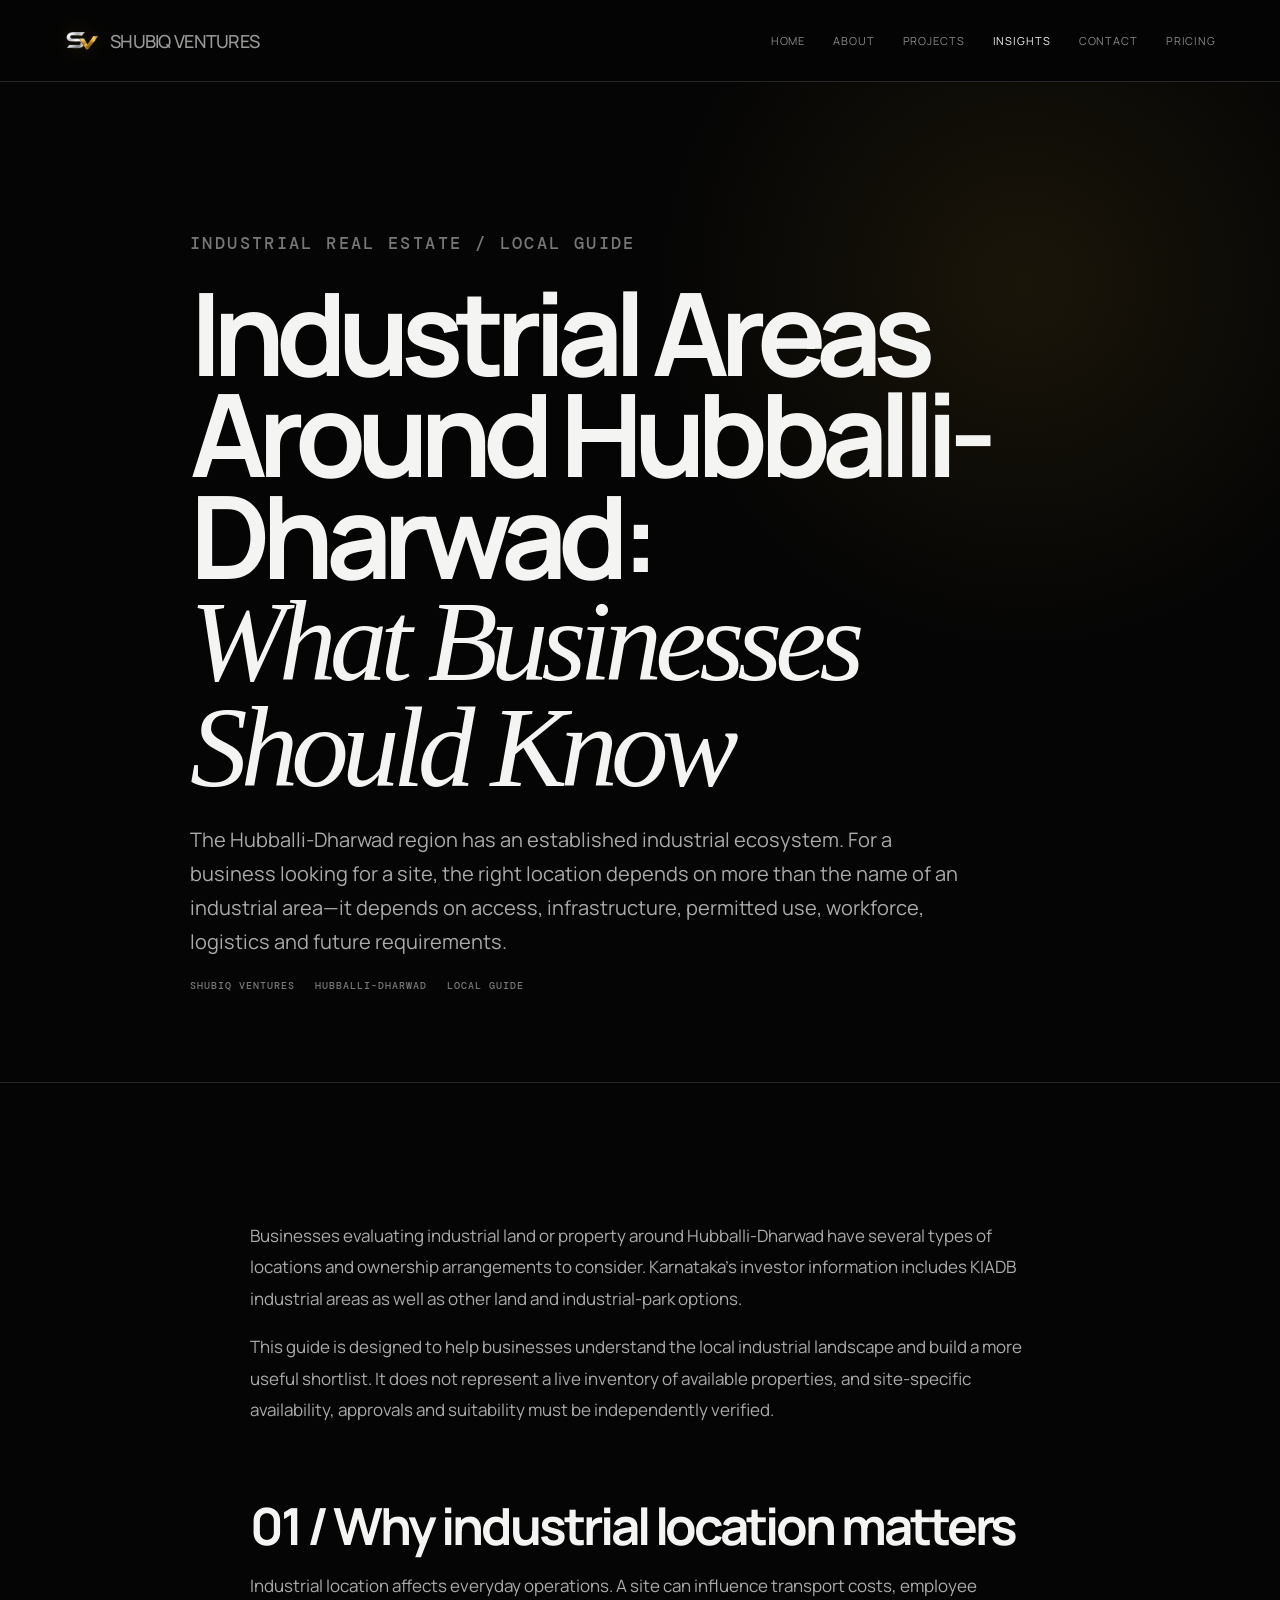
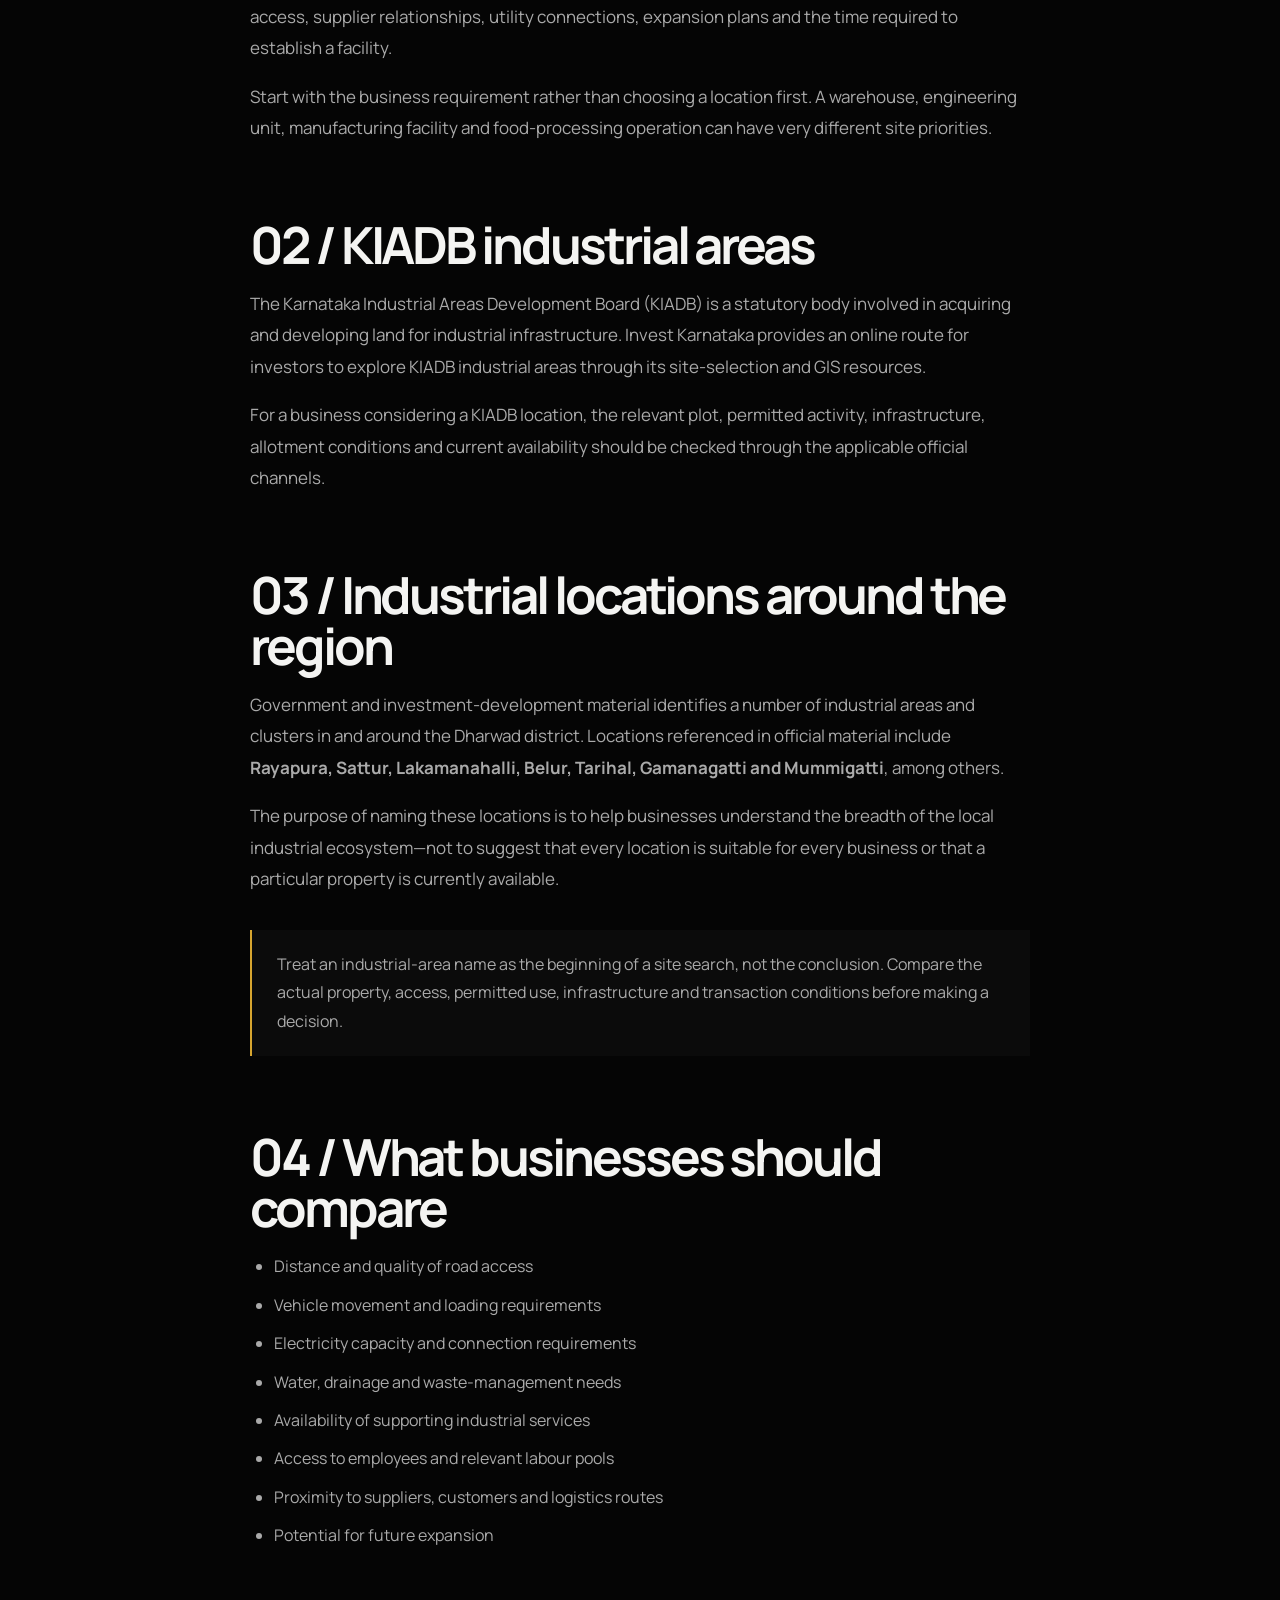
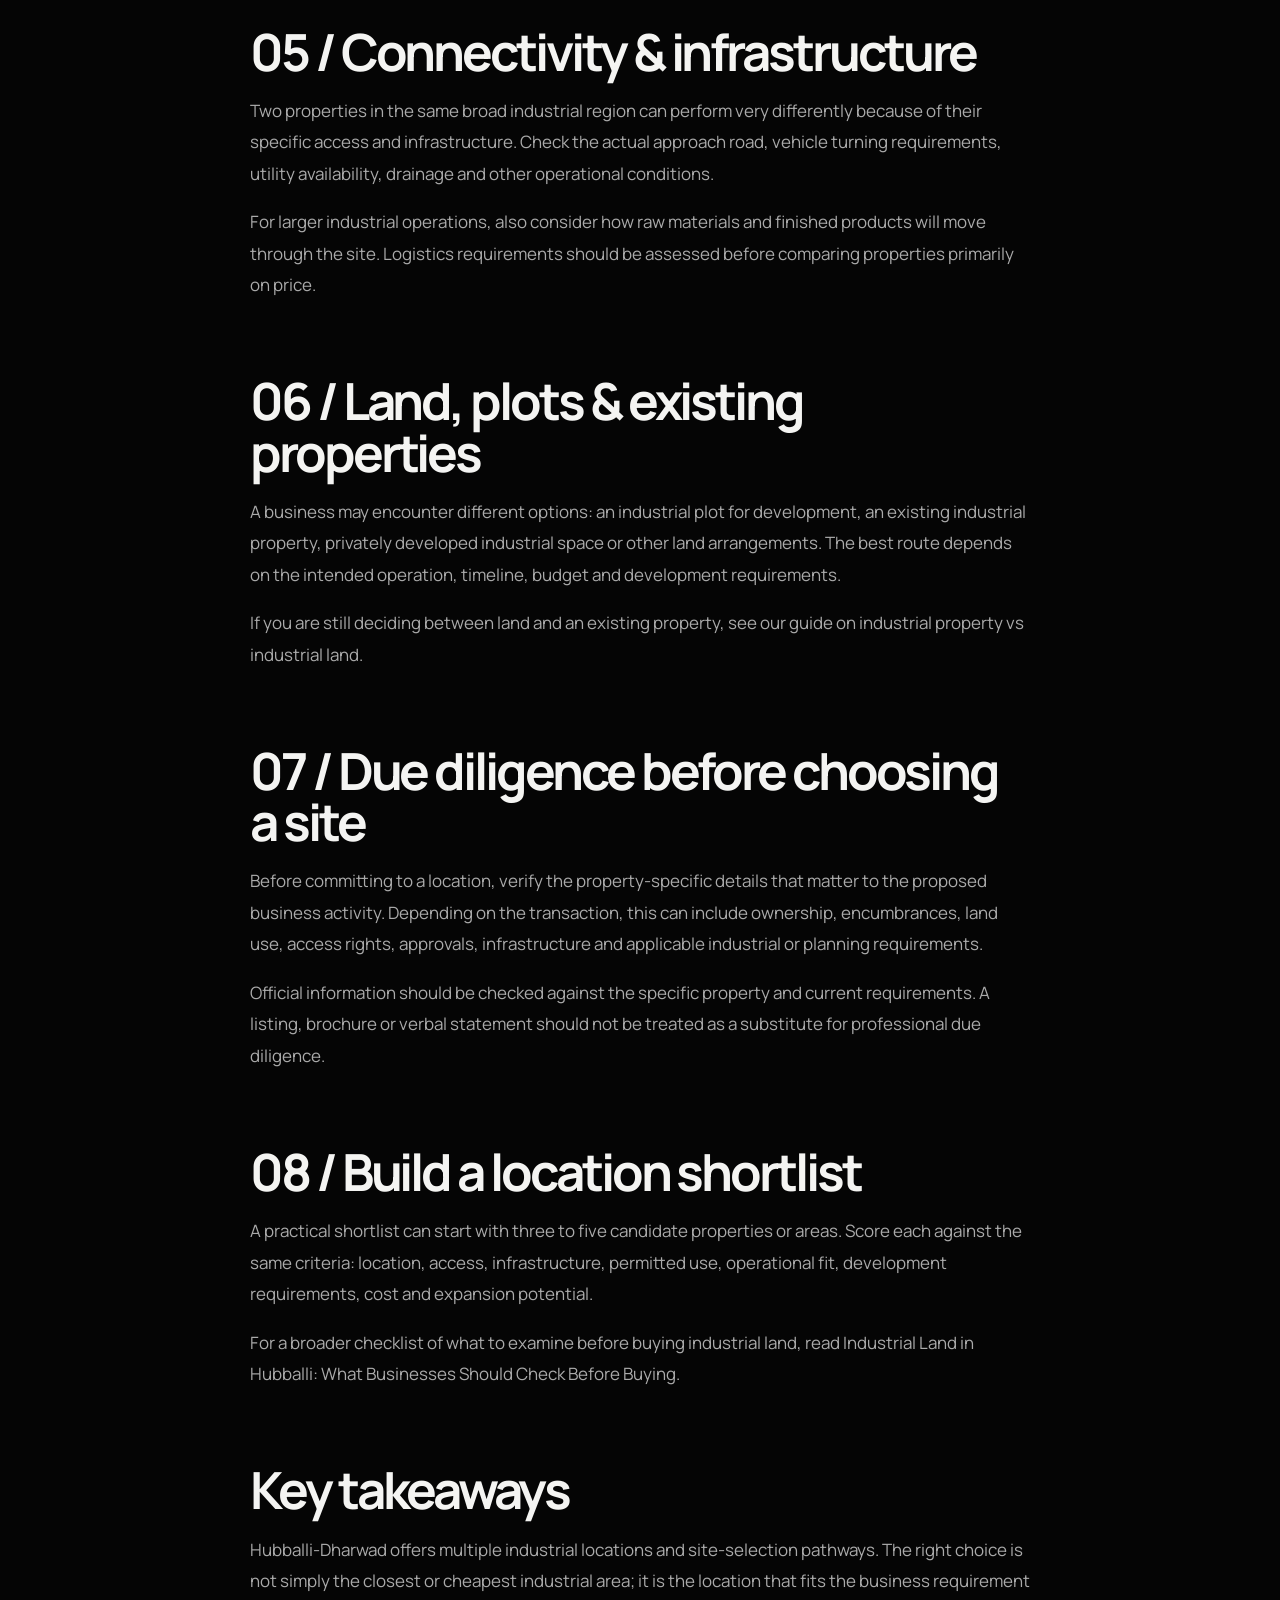
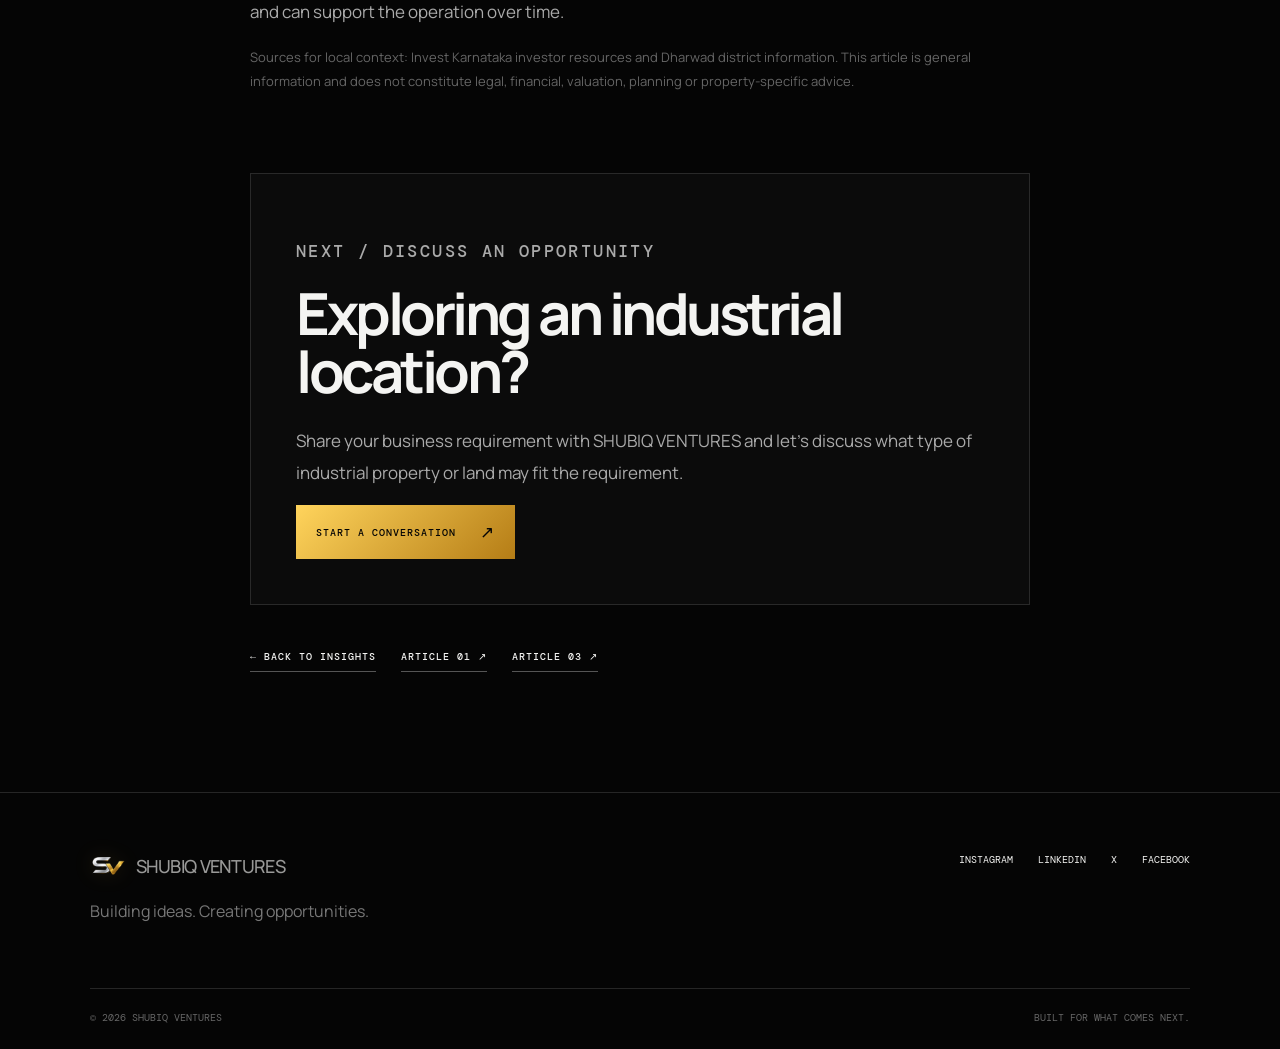
<file: articles/industrial-areas-hubballi-dharwad.html>
<!DOCTYPE html>
<html lang="en">
<head>
    <meta charset="UTF-8">
    <meta name="viewport" content="width=device-width, initial-scale=1.0">
    <meta name="description" content="A practical overview of industrial areas around Hubballi-Dharwad and the factors businesses should consider when evaluating an industrial location.">
    <title>Industrial Areas Around Hubballi-Dharwad: What Businesses Should Know — SHUBIQ VENTURES</title>
    <link rel="canonical" href="https://shubiq-webcoder.github.io/Shubiq-Ventures/articles/industrial-areas-hubballi-dharwad.html">
    <meta property="og:title" content="Industrial Areas Around Hubballi-Dharwad: What Businesses Should Know">
    <meta property="og:description" content="Understand the industrial ecosystem around Hubballi-Dharwad and the factors businesses should compare when evaluating locations.">
    <meta property="og:image" content="https://shubiq-webcoder.github.io/Shubiq-Ventures/GitHub%20Social%20preview.png">
    <meta property="og:url" content="https://shubiq-webcoder.github.io/Shubiq-Ventures/articles/industrial-areas-hubballi-dharwad.html">
    <meta property="og:type" content="article">
    <link rel="icon" type="image/png" href="../assets/images/logos/shubiq%20ventures%20logo.png">
    <link rel="stylesheet" href="../assets/css/style.css">
    <style>
        .article-wrap{max-width:900px;margin:0 auto}.article-intro{font-size:20px!important;color:#aaa!important;max-width:780px!important}.article-body{max-width:780px}.article-body h2{font-size:clamp(32px,4vw,58px);line-height:1;letter-spacing:-.06em;margin:75px 0 18px}.article-body p{color:#aaa;line-height:1.85;font-size:17px}.article-body ul{color:#aaa;line-height:1.9;padding-left:24px}.article-body li{margin:8px 0}.article-note{border-left:2px solid var(--gold);padding:20px 25px;margin:35px 0;background:#0b0b0b;color:#aaa;line-height:1.8}.article-meta{display:flex;gap:20px;flex-wrap:wrap;font:500 10px "DM Mono",monospace;letter-spacing:.1em;text-transform:uppercase;color:#777}.article-source{font-size:13px!important;color:#666!important}.article-cta{margin-top:80px;padding:45px;border:1px solid #292929;background:#0b0b0b}.article-cta h2{font-size:clamp(32px,5vw,58px);line-height:1;letter-spacing:-.06em;margin:10px 0 25px}.article-links{display:flex;gap:25px;flex-wrap:wrap;margin-top:45px;font:500 10px "DM Mono",monospace;text-transform:uppercase;letter-spacing:.1em}.article-links a{border-bottom:1px solid #555;padding-bottom:8px}@media(max-width:700px){.article-body p{font-size:16px}.article-cta{padding:28px}}
    </style>
    <script type="application/ld+json">
    {
        "@context":"https://schema.org",
        "@type":"Article",
        "headline":"Industrial Areas Around Hubballi-Dharwad: What Businesses Should Know",
        "description":"A practical overview of industrial areas around Hubballi-Dharwad and the factors businesses should consider when evaluating an industrial location.",
        "datePublished":"2026-09-05",
        "dateModified":"2026-09-05",
        "author":{"@type":"Organization","name":"SHUBIQ VENTURES","url":"https://shubiq-webcoder.github.io/Shubiq-Ventures/"},
        "publisher":{"@type":"Organization","name":"SHUBIQ VENTURES","logo":{"@type":"ImageObject","url":"https://shubiq-webcoder.github.io/Shubiq-Ventures/assets/images/logos/shubiq%20ventures%20logo.png"}},
        "mainEntityOfPage":{"@type":"WebPage","@id":"https://shubiq-webcoder.github.io/Shubiq-Ventures/articles/industrial-areas-hubballi-dharwad.html"}
    }
    </script>
</head>
<body>
    <div class="preloader"><div class="load-text">SHUBIQ VENTURES / LOADING</div></div>
    <header class="site-header">
        <a class="logo" href="../index.html"><img class="logo-mark" src="../assets/images/logos/shubiq ventures logo.png" alt="SHUBIQ VENTURES logo"><span>SHUBIQ VENTURES</span></a>
        <button class="menu-toggle" aria-label="Open navigation">MENU</button>
        <nav class="nav"><a href="../index.html">Home</a><a href="../about.html">About</a><a href="../projects.html">Projects</a><a class="active" href="../insights.html">Insights</a><a href="../contact.html">Contact</a><a href="../Price list.html">Pricing</a></nav>
    </header>
    <main>
        <section class="page-hero">
            <div class="article-wrap">
                <p class="eyebrow">INDUSTRIAL REAL ESTATE / LOCAL GUIDE</p>
                <h1>Industrial Areas Around Hubballi-Dharwad:<br><em>What Businesses Should Know</em></h1>
                <p class="article-intro">The Hubballi-Dharwad region has an established industrial ecosystem. For a business looking for a site, the right location depends on more than the name of an industrial area—it depends on access, infrastructure, permitted use, workforce, logistics and future requirements.</p>
                <div class="article-meta"><span>SHUBIQ VENTURES</span><span>HUBBALLI-DHARWAD</span><span>LOCAL GUIDE</span></div>
            </div>
        </section>
        <section class="section">
            <div class="article-wrap article-body">
                <p>Businesses evaluating industrial land or property around Hubballi-Dharwad have several types of locations and ownership arrangements to consider. Karnataka's investor information includes KIADB industrial areas as well as other land and industrial-park options.</p>
                <p>This guide is designed to help businesses understand the local industrial landscape and build a more useful shortlist. It does not represent a live inventory of available properties, and site-specific availability, approvals and suitability must be independently verified.</p>

                <h2>01 / Why industrial location matters</h2>
                <p>Industrial location affects everyday operations. A site can influence transport costs, employee access, supplier relationships, utility connections, expansion plans and the time required to establish a facility.</p>
                <p>Start with the business requirement rather than choosing a location first. A warehouse, engineering unit, manufacturing facility and food-processing operation can have very different site priorities.</p>

                <h2>02 / KIADB industrial areas</h2>
                <p>The Karnataka Industrial Areas Development Board (KIADB) is a statutory body involved in acquiring and developing land for industrial infrastructure. Invest Karnataka provides an online route for investors to explore KIADB industrial areas through its site-selection and GIS resources.</p>
                <p>For a business considering a KIADB location, the relevant plot, permitted activity, infrastructure, allotment conditions and current availability should be checked through the applicable official channels.</p>

                <h2>03 / Industrial locations around the region</h2>
                <p>Government and investment-development material identifies a number of industrial areas and clusters in and around the Dharwad district. Locations referenced in official material include <strong>Rayapura, Sattur, Lakamanahalli, Belur, Tarihal, Gamanagatti and Mummigatti</strong>, among others.</p>
                <p>The purpose of naming these locations is to help businesses understand the breadth of the local industrial ecosystem—not to suggest that every location is suitable for every business or that a particular property is currently available.</p>
                <div class="article-note">Treat an industrial-area name as the beginning of a site search, not the conclusion. Compare the actual property, access, permitted use, infrastructure and transaction conditions before making a decision.</div>

                <h2>04 / What businesses should compare</h2>
                <ul><li>Distance and quality of road access</li><li>Vehicle movement and loading requirements</li><li>Electricity capacity and connection requirements</li><li>Water, drainage and waste-management needs</li><li>Availability of supporting industrial services</li><li>Access to employees and relevant labour pools</li><li>Proximity to suppliers, customers and logistics routes</li><li>Potential for future expansion</li></ul>

                <h2>05 / Connectivity & infrastructure</h2>
                <p>Two properties in the same broad industrial region can perform very differently because of their specific access and infrastructure. Check the actual approach road, vehicle turning requirements, utility availability, drainage and other operational conditions.</p>
                <p>For larger industrial operations, also consider how raw materials and finished products will move through the site. Logistics requirements should be assessed before comparing properties primarily on price.</p>

                <h2>06 / Land, plots & existing properties</h2>
                <p>A business may encounter different options: an industrial plot for development, an existing industrial property, privately developed industrial space or other land arrangements. The best route depends on the intended operation, timeline, budget and development requirements.</p>
                <p>If you are still deciding between land and an existing property, see our guide on <a href="industrial-property-vs-land.html">industrial property vs industrial land</a>.</p>

                <h2>07 / Due diligence before choosing a site</h2>
                <p>Before committing to a location, verify the property-specific details that matter to the proposed business activity. Depending on the transaction, this can include ownership, encumbrances, land use, access rights, approvals, infrastructure and applicable industrial or planning requirements.</p>
                <p>Official information should be checked against the specific property and current requirements. A listing, brochure or verbal statement should not be treated as a substitute for professional due diligence.</p>

                <h2>08 / Build a location shortlist</h2>
                <p>A practical shortlist can start with three to five candidate properties or areas. Score each against the same criteria: location, access, infrastructure, permitted use, operational fit, development requirements, cost and expansion potential.</p>
                <p>For a broader checklist of what to examine before buying industrial land, read <a href="industrial-land-hubballi.html">Industrial Land in Hubballi: What Businesses Should Check Before Buying</a>.</p>

                <h2>Key takeaways</h2>
                <p>Hubballi-Dharwad offers multiple industrial locations and site-selection pathways. The right choice is not simply the closest or cheapest industrial area; it is the location that fits the business requirement and can support the operation over time.</p>
                <p class="article-source">Sources for local context: Invest Karnataka investor resources and Dharwad district information. This article is general information and does not constitute legal, financial, valuation, planning or property-specific advice.</p>

                <div class="article-cta">
                    <p class="eyebrow">NEXT / DISCUSS AN OPPORTUNITY</p>
                    <h2>Exploring an industrial location?</h2>
                    <p>Share your business requirement with SHUBIQ VENTURES and let's discuss what type of industrial property or land may fit the requirement.</p>
                    <a class="button gold" href="../contact.html">Start a conversation <span>↗</span></a>
                </div>
                <div class="article-links"><a href="../insights.html">← Back to Insights</a><a href="industrial-land-hubballi.html">Article 01 ↗</a><a href="industrial-property-vs-land.html">Article 03 ↗</a></div>
            </div>
        </section>
    </main>
    <footer class="site-footer">
        <div><a class="logo" href="../index.html"><img class="logo-mark" src="../assets/images/logos/shubiq ventures logo.png" alt="SHUBIQ VENTURES logo"><span>SHUBIQ VENTURES</span></a><p>Building ideas. Creating opportunities.</p></div>
        <div class="footer-links"><a href="https://www.instagram.com/shubiqventures/" target="_blank" rel="noopener noreferrer">Instagram</a><a href="https://www.linkedin.com/in/shanmukgouda-v-patil-72669b342/" target="_blank" rel="noopener noreferrer">LinkedIn</a><a href="https://x.com/Shubhamvp5" target="_blank" rel="noopener noreferrer">X</a><a href="https://www.facebook.com/profile.php?id=61594047626672" target="_blank" rel="noopener noreferrer">Facebook</a></div>
        <div class="footer-bottom"><span>© 2026 SHUBIQ VENTURES</span><span>Built for what comes next.</span></div>
    </footer>
    <script src="../assets/js/main.js"></script>
</body>
</html>
</file>
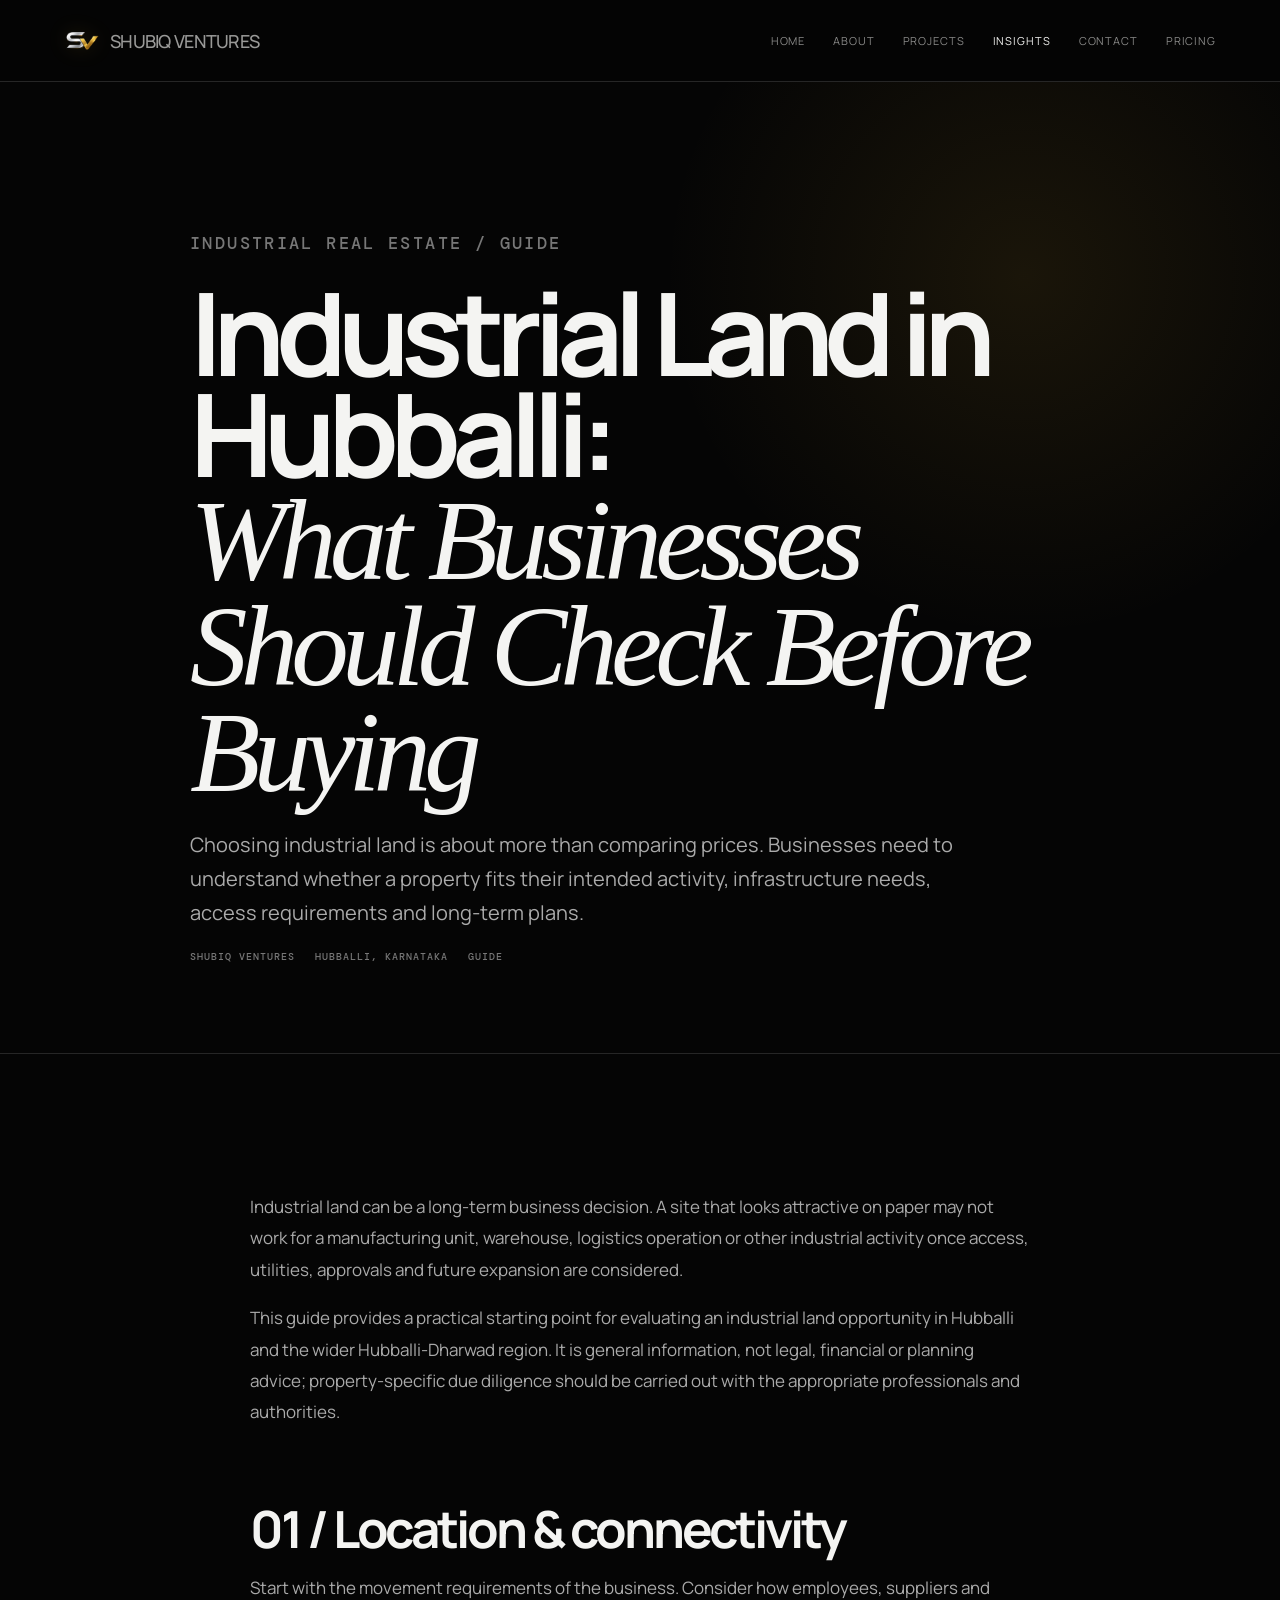
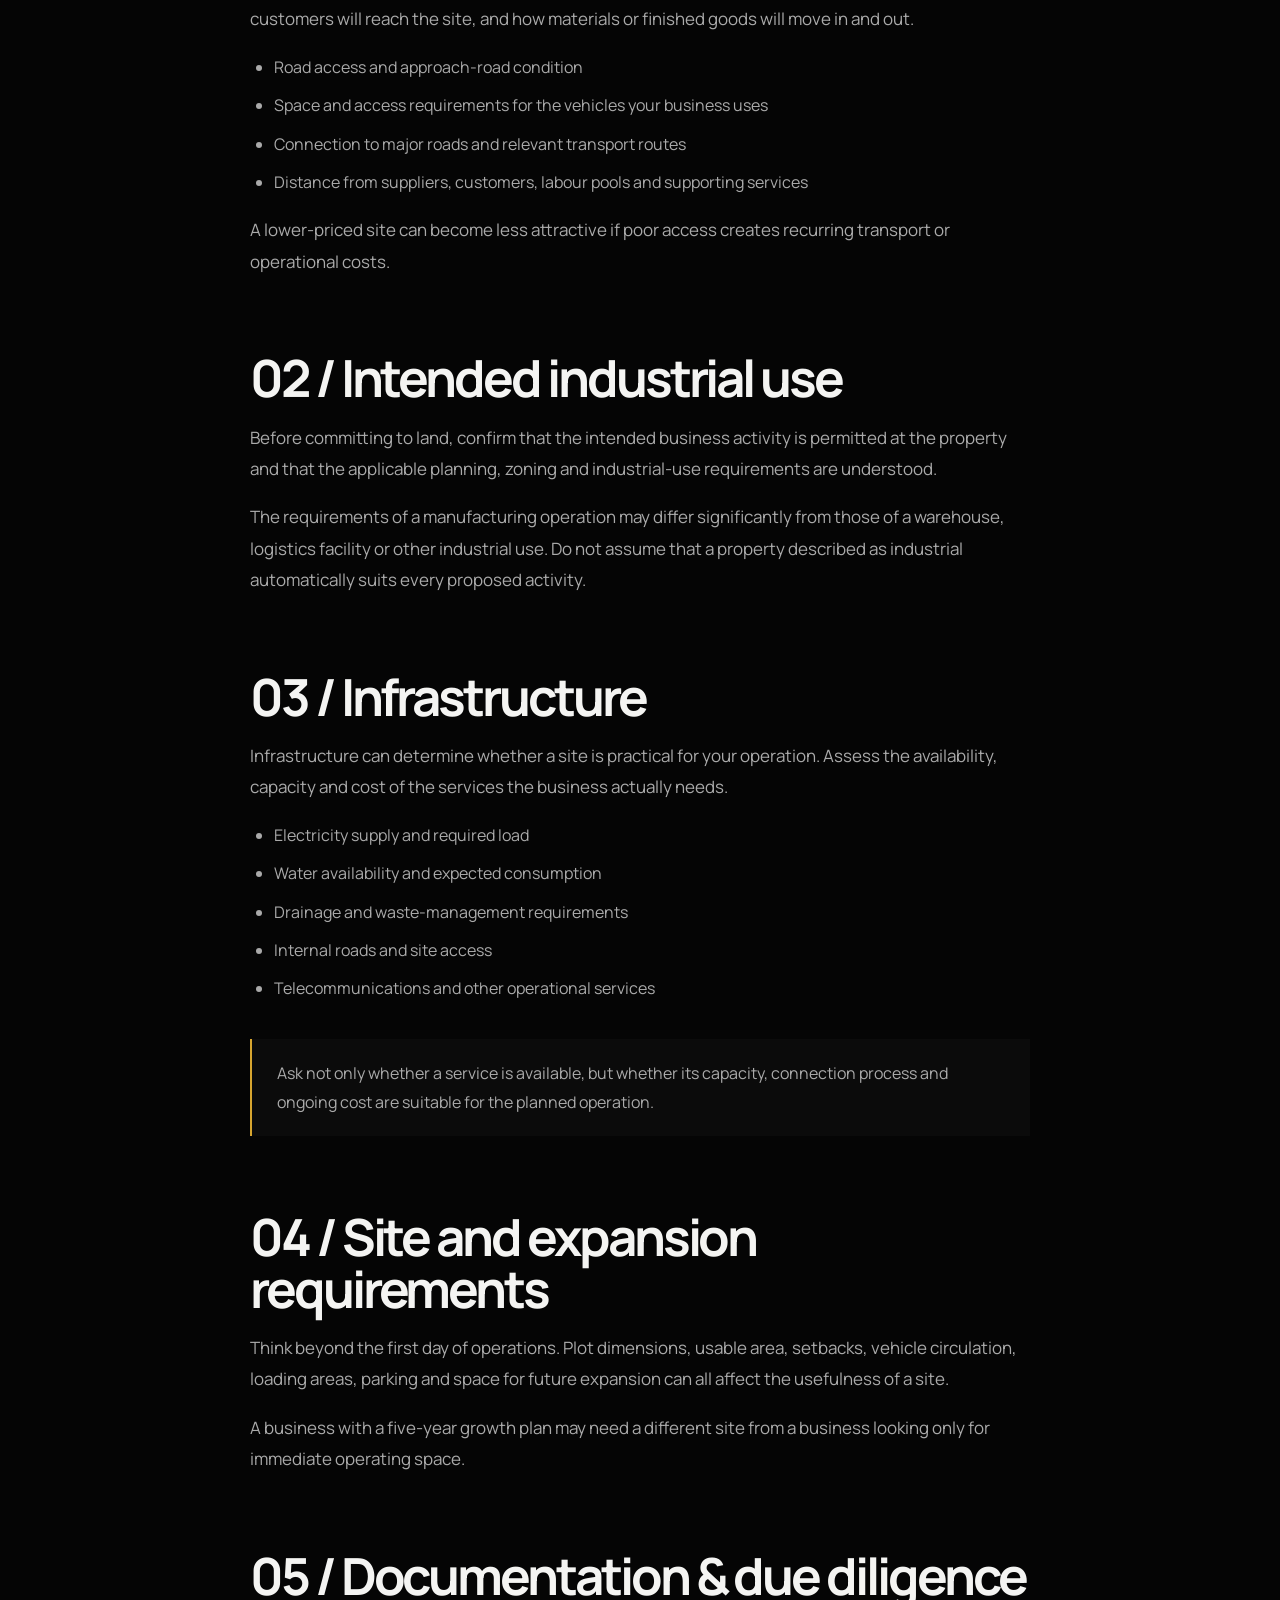
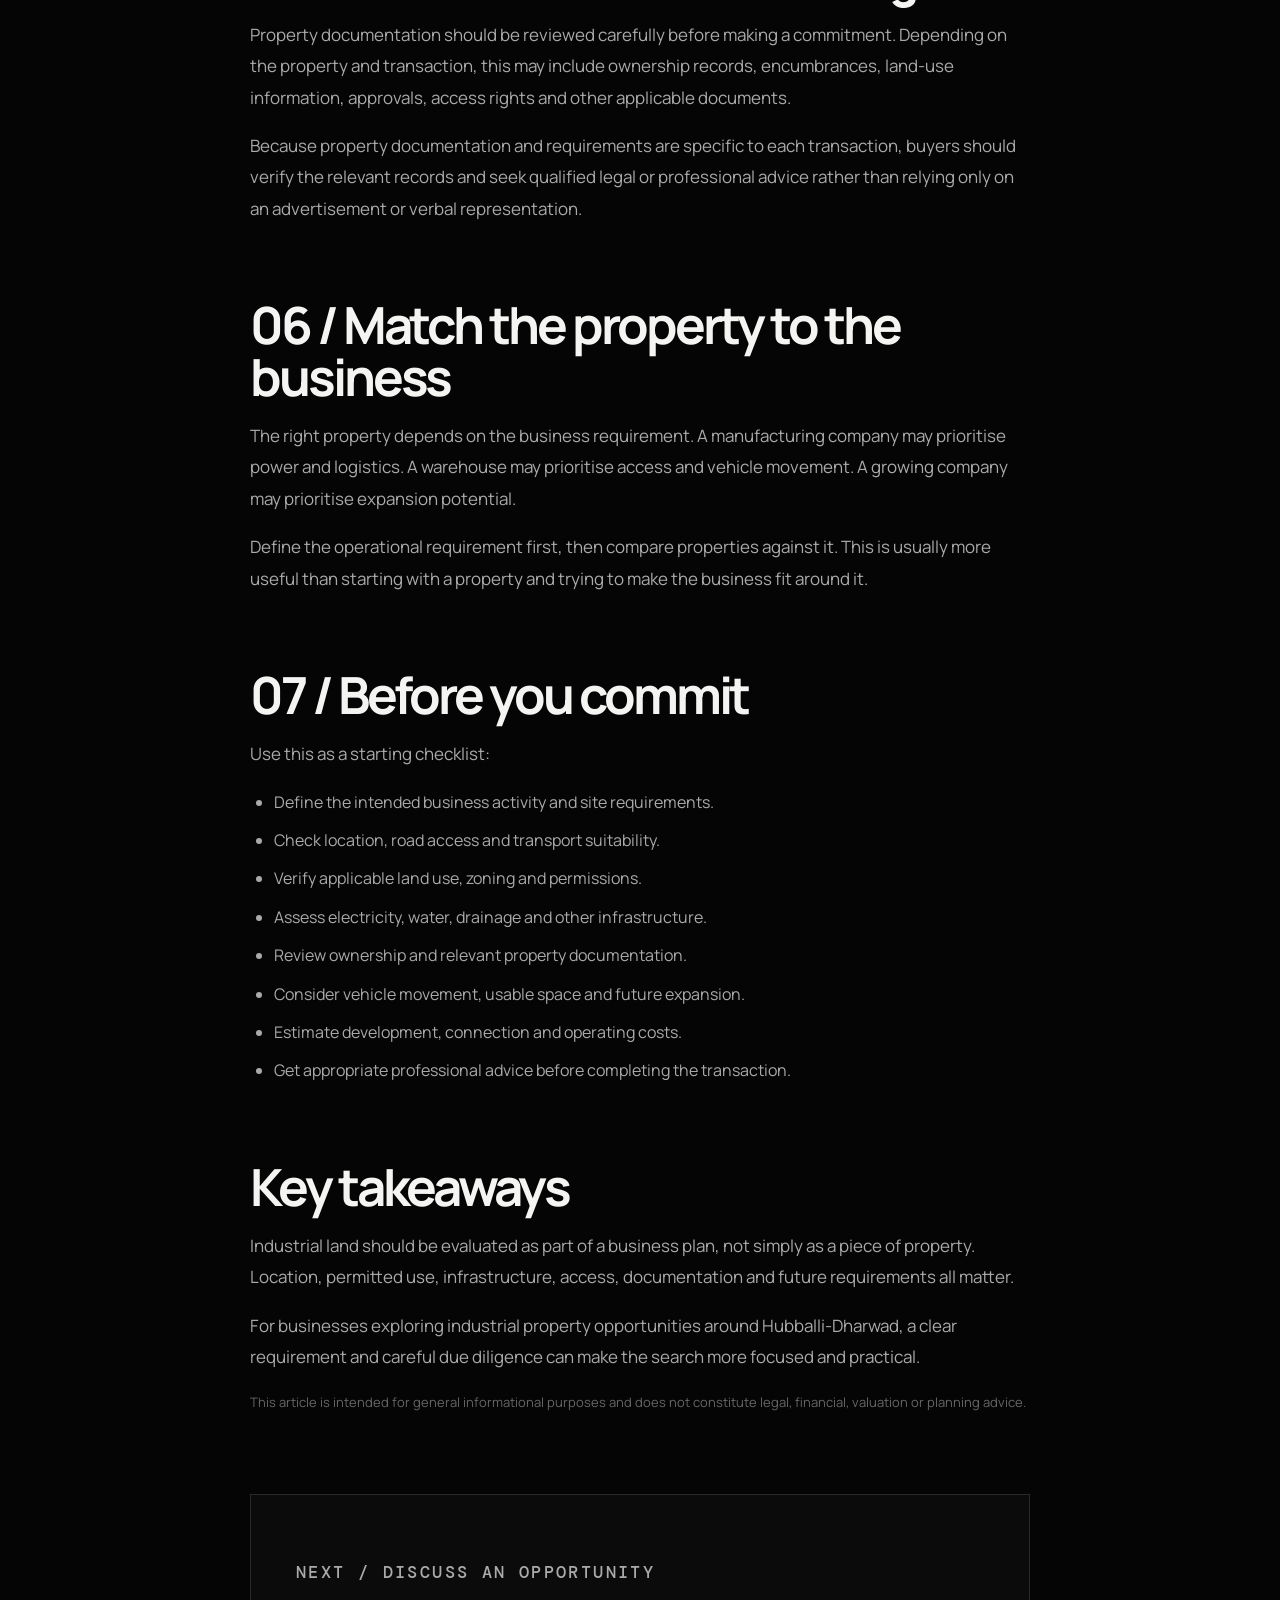
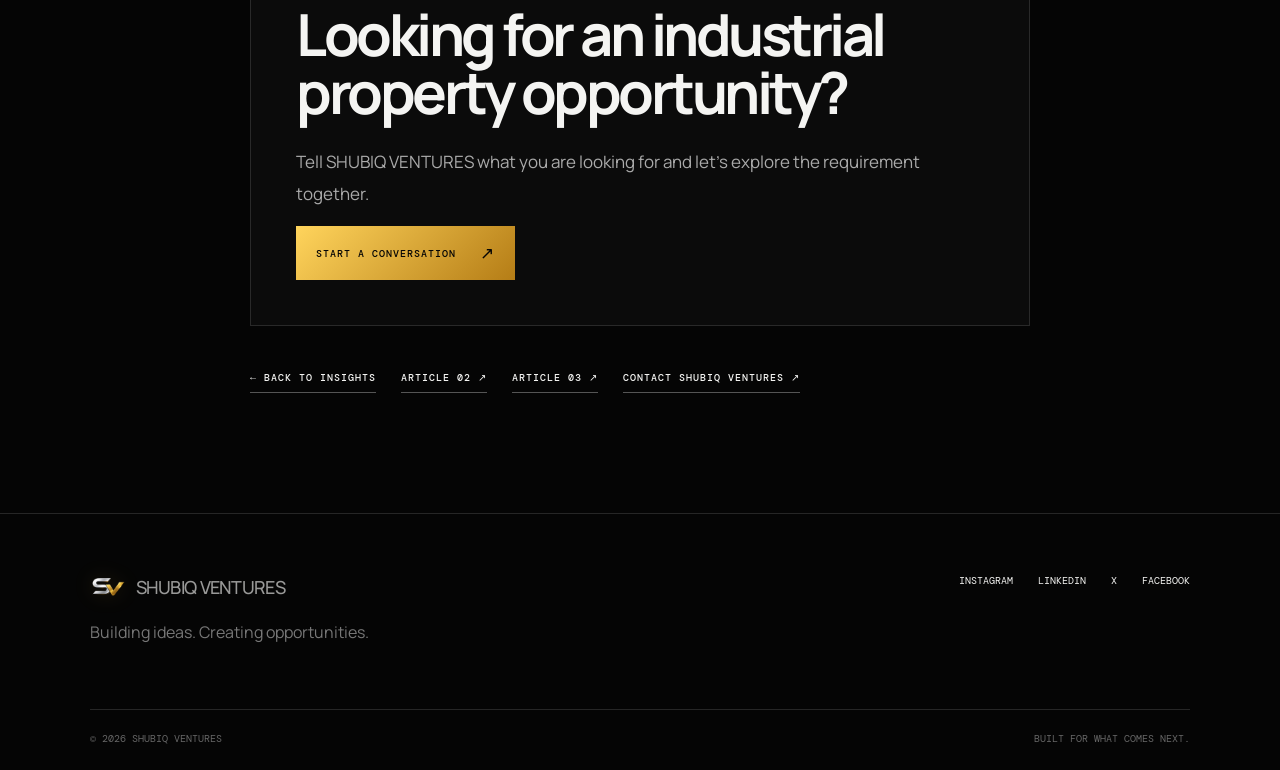
<file: articles/industrial-land-hubballi.html>
<!DOCTYPE html>
<html lang="en">
<head>
    <meta charset="UTF-8">
    <meta name="viewport" content="width=device-width, initial-scale=1.0">
    <meta name="description" content="A practical guide to evaluating industrial land in Hubballi, Karnataka, covering location, intended use, infrastructure, access, documentation and business requirements.">
    <title>Industrial Land in Hubballi: What Businesses Should Check Before Buying — SHUBIQ VENTURES</title>
    <link rel="canonical" href="https://shubiq-webcoder.github.io/Shubiq-Ventures/articles/industrial-land-hubballi.html">
    <meta property="og:title" content="Industrial Land in Hubballi: What Businesses Should Check Before Buying">
    <meta property="og:description" content="A practical guide to evaluating industrial land in Hubballi before making a purchase decision.">
    <meta property="og:image" content="https://shubiq-webcoder.github.io/Shubiq-Ventures/GitHub%20Social%20preview.png">
    <meta property="og:url" content="https://shubiq-webcoder.github.io/Shubiq-Ventures/articles/industrial-land-hubballi.html">
    <meta property="og:type" content="article">
    <link rel="icon" type="image/png" href="../assets/images/logos/shubiq ventures logo.png">
    <link rel="stylesheet" href="../assets/css/style.css">
    <style>
        .article-wrap{max-width:900px;margin:0 auto}.article-intro{font-size:20px!important;color:#aaa!important;max-width:780px!important}.article-body{max-width:780px}.article-body h2{font-size:clamp(32px,4vw,58px);line-height:1;letter-spacing:-.06em;margin:75px 0 18px}.article-body p{color:#aaa;line-height:1.85;font-size:17px}.article-body ul{color:#aaa;line-height:1.9;padding-left:24px}.article-body li{margin:8px 0}.article-note{border-left:2px solid var(--gold);padding:20px 25px;margin:35px 0;background:#0b0b0b;color:#aaa;line-height:1.8}.article-meta{display:flex;gap:20px;flex-wrap:wrap;font:500 10px "DM Mono",monospace;letter-spacing:.1em;text-transform:uppercase;color:#777}.article-source{font-size:13px!important;color:#666!important}.article-cta{margin-top:80px;padding:45px;border:1px solid #292929;background:#0b0b0b}.article-cta h2{font-size:clamp(32px,5vw,58px);line-height:1;letter-spacing:-.06em;margin:10px 0 25px}.article-links{display:flex;gap:25px;flex-wrap:wrap;margin-top:45px;font:500 10px "DM Mono",monospace;text-transform:uppercase;letter-spacing:.1em}.article-links a{border-bottom:1px solid #555;padding-bottom:8px}@media(max-width:700px){.article-body p{font-size:16px}.article-cta{padding:28px}}
    </style>
    <script type="application/ld+json">
    {
        "@context":"https://schema.org",
        "@type":"Article",
        "headline":"Industrial Land in Hubballi: What Businesses Should Check Before Buying",
        "description":"A practical guide to evaluating industrial land in Hubballi, Karnataka, covering location, intended use, infrastructure, access, documentation and business requirements.",
        "datePublished":"2026-09-05",
        "dateModified":"2026-09-05",
        "author":{"@type":"Organization","name":"SHUBIQ VENTURES","url":"https://shubiq-webcoder.github.io/Shubiq-Ventures/"},
        "publisher":{"@type":"Organization","name":"SHUBIQ VENTURES","logo":{"@type":"ImageObject","url":"https://shubiq-webcoder.github.io/Shubiq-Ventures/assets/images/logos/shubiq%20ventures%20logo.png"}},
        "mainEntityOfPage":{"@type":"WebPage","@id":"https://shubiq-webcoder.github.io/Shubiq-Ventures/articles/industrial-land-hubballi.html"}
    }
    </script>
</head>
<body>
    <div class="preloader"><div class="load-text">SHUBIQ VENTURES / LOADING</div></div>
    <header class="site-header">
        <a class="logo" href="../index.html"><img class="logo-mark" src="../assets/images/logos/shubiq ventures logo.png" alt="SHUBIQ VENTURES logo"><span>SHUBIQ VENTURES</span></a>
        <button class="menu-toggle" aria-label="Open navigation">MENU</button>
        <nav class="nav"><a href="../index.html">Home</a><a href="../about.html">About</a><a href="../projects.html">Projects</a><a class="active" href="../insights.html">Insights</a><a href="../contact.html">Contact</a><a href="../Price list.html">Pricing</a></nav>
    </header>
    <main>
        <section class="page-hero">
            <div class="article-wrap">
                <p class="eyebrow">INDUSTRIAL REAL ESTATE / GUIDE</p>
                <h1>Industrial Land in Hubballi:<br><em>What Businesses Should Check Before Buying</em></h1>
                <p class="article-intro">Choosing industrial land is about more than comparing prices. Businesses need to understand whether a property fits their intended activity, infrastructure needs, access requirements and long-term plans.</p>
                <div class="article-meta"><span>SHUBIQ VENTURES</span><span>HUBBALLI, KARNATAKA</span><span>GUIDE</span></div>
            </div>
        </section>
        <section class="section">
            <div class="article-wrap article-body">
                <p>Industrial land can be a long-term business decision. A site that looks attractive on paper may not work for a manufacturing unit, warehouse, logistics operation or other industrial activity once access, utilities, approvals and future expansion are considered.</p>
                <p>This guide provides a practical starting point for evaluating an industrial land opportunity in Hubballi and the wider Hubballi-Dharwad region. It is general information, not legal, financial or planning advice; property-specific due diligence should be carried out with the appropriate professionals and authorities.</p>

                <h2>01 / Location & connectivity</h2>
                <p>Start with the movement requirements of the business. Consider how employees, suppliers and customers will reach the site, and how materials or finished goods will move in and out.</p>
                <ul><li>Road access and approach-road condition</li><li>Space and access requirements for the vehicles your business uses</li><li>Connection to major roads and relevant transport routes</li><li>Distance from suppliers, customers, labour pools and supporting services</li></ul>
                <p>A lower-priced site can become less attractive if poor access creates recurring transport or operational costs.</p>

                <h2>02 / Intended industrial use</h2>
                <p>Before committing to land, confirm that the intended business activity is permitted at the property and that the applicable planning, zoning and industrial-use requirements are understood.</p>
                <p>The requirements of a manufacturing operation may differ significantly from those of a warehouse, logistics facility or other industrial use. Do not assume that a property described as industrial automatically suits every proposed activity.</p>

                <h2>03 / Infrastructure</h2>
                <p>Infrastructure can determine whether a site is practical for your operation. Assess the availability, capacity and cost of the services the business actually needs.</p>
                <ul><li>Electricity supply and required load</li><li>Water availability and expected consumption</li><li>Drainage and waste-management requirements</li><li>Internal roads and site access</li><li>Telecommunications and other operational services</li></ul>
                <div class="article-note">Ask not only whether a service is available, but whether its capacity, connection process and ongoing cost are suitable for the planned operation.</div>

                <h2>04 / Site and expansion requirements</h2>
                <p>Think beyond the first day of operations. Plot dimensions, usable area, setbacks, vehicle circulation, loading areas, parking and space for future expansion can all affect the usefulness of a site.</p>
                <p>A business with a five-year growth plan may need a different site from a business looking only for immediate operating space.</p>

                <h2>05 / Documentation & due diligence</h2>
                <p>Property documentation should be reviewed carefully before making a commitment. Depending on the property and transaction, this may include ownership records, encumbrances, land-use information, approvals, access rights and other applicable documents.</p>
                <p>Because property documentation and requirements are specific to each transaction, buyers should verify the relevant records and seek qualified legal or professional advice rather than relying only on an advertisement or verbal representation.</p>

                <h2>06 / Match the property to the business</h2>
                <p>The right property depends on the business requirement. A manufacturing company may prioritise power and logistics. A warehouse may prioritise access and vehicle movement. A growing company may prioritise expansion potential.</p>
                <p>Define the operational requirement first, then compare properties against it. This is usually more useful than starting with a property and trying to make the business fit around it.</p>

                <h2>07 / Before you commit</h2>
                <p>Use this as a starting checklist:</p>
                <ul><li>Define the intended business activity and site requirements.</li><li>Check location, road access and transport suitability.</li><li>Verify applicable land use, zoning and permissions.</li><li>Assess electricity, water, drainage and other infrastructure.</li><li>Review ownership and relevant property documentation.</li><li>Consider vehicle movement, usable space and future expansion.</li><li>Estimate development, connection and operating costs.</li><li>Get appropriate professional advice before completing the transaction.</li></ul>

                <h2>Key takeaways</h2>
                <p>Industrial land should be evaluated as part of a business plan, not simply as a piece of property. Location, permitted use, infrastructure, access, documentation and future requirements all matter.</p>
                <p>For businesses exploring industrial property opportunities around Hubballi-Dharwad, a clear requirement and careful due diligence can make the search more focused and practical.</p>
                <p class="article-source">This article is intended for general informational purposes and does not constitute legal, financial, valuation or planning advice.</p>

                <div class="article-cta">
                    <p class="eyebrow">NEXT / DISCUSS AN OPPORTUNITY</p>
                    <h2>Looking for an industrial property opportunity?</h2>
                    <p>Tell SHUBIQ VENTURES what you are looking for and let's explore the requirement together.</p>
                    <a class="button gold" href="../contact.html">Start a conversation <span>↗</span></a>
                </div>
                <div class="article-links"><a href="../insights.html">← Back to Insights</a><a href="industrial-areas-hubballi-dharwad.html">Article 02 ↗</a><a href="industrial-property-vs-land.html">Article 03 ↗</a><a href="../contact.html">Contact SHUBIQ VENTURES ↗</a></div>
            </div>
        </section>
    </main>
    <footer class="site-footer">
        <div><a class="logo" href="../index.html"><img class="logo-mark" src="../assets/images/logos/shubiq ventures logo.png" alt="SHUBIQ VENTURES logo"><span>SHUBIQ VENTURES</span></a><p>Building ideas. Creating opportunities.</p></div>
        <div class="footer-links"><a href="https://www.instagram.com/shubiqventures/" target="_blank" rel="noopener noreferrer">Instagram</a><a href="https://www.linkedin.com/in/shanmukgouda-v-patil-72669b342/" target="_blank" rel="noopener noreferrer">LinkedIn</a><a href="https://x.com/Shubhamvp5" target="_blank" rel="noopener noreferrer">X</a><a href="https://www.facebook.com/profile.php?id=61594047626672" target="_blank" rel="noopener noreferrer">Facebook</a></div>
        <div class="footer-bottom"><span>© 2026 SHUBIQ VENTURES</span><span>Built for what comes next.</span></div>
    </footer>
    <script src="../assets/js/main.js"></script>
</body>
</html>
</file>
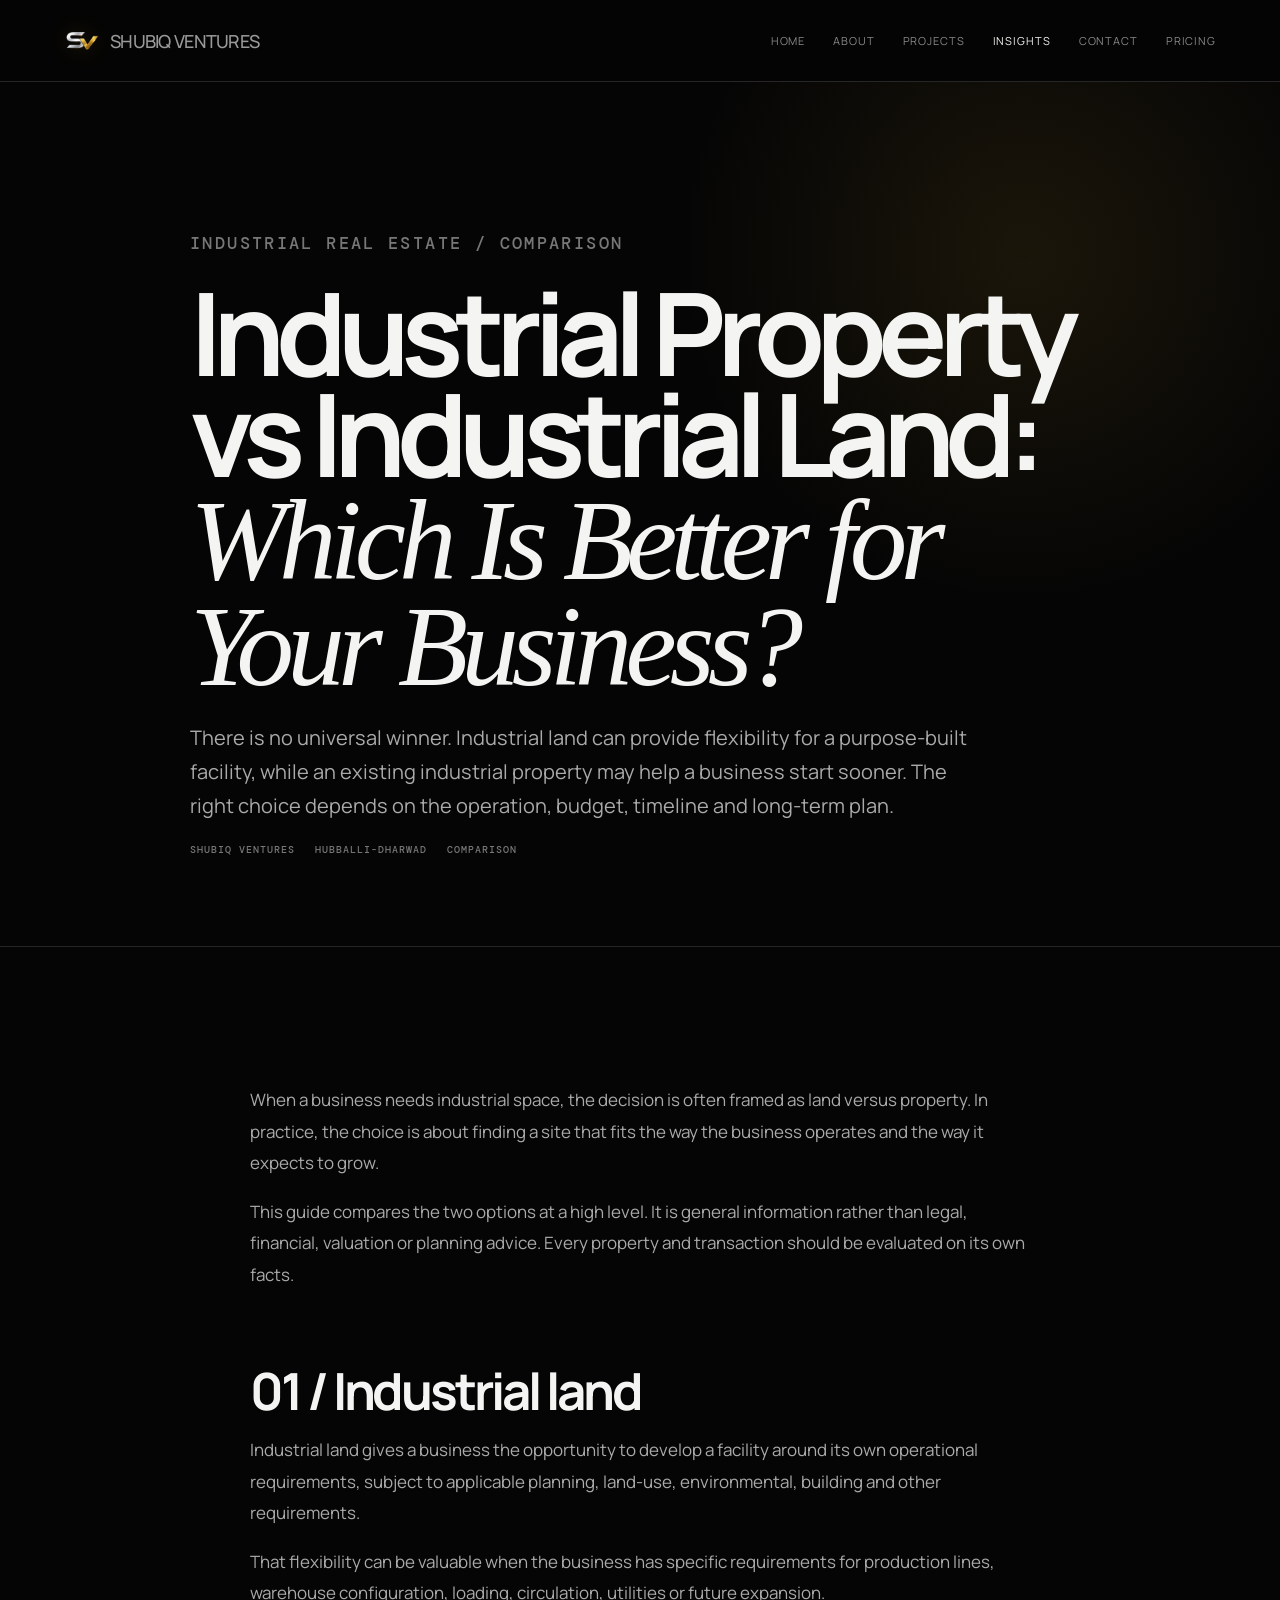
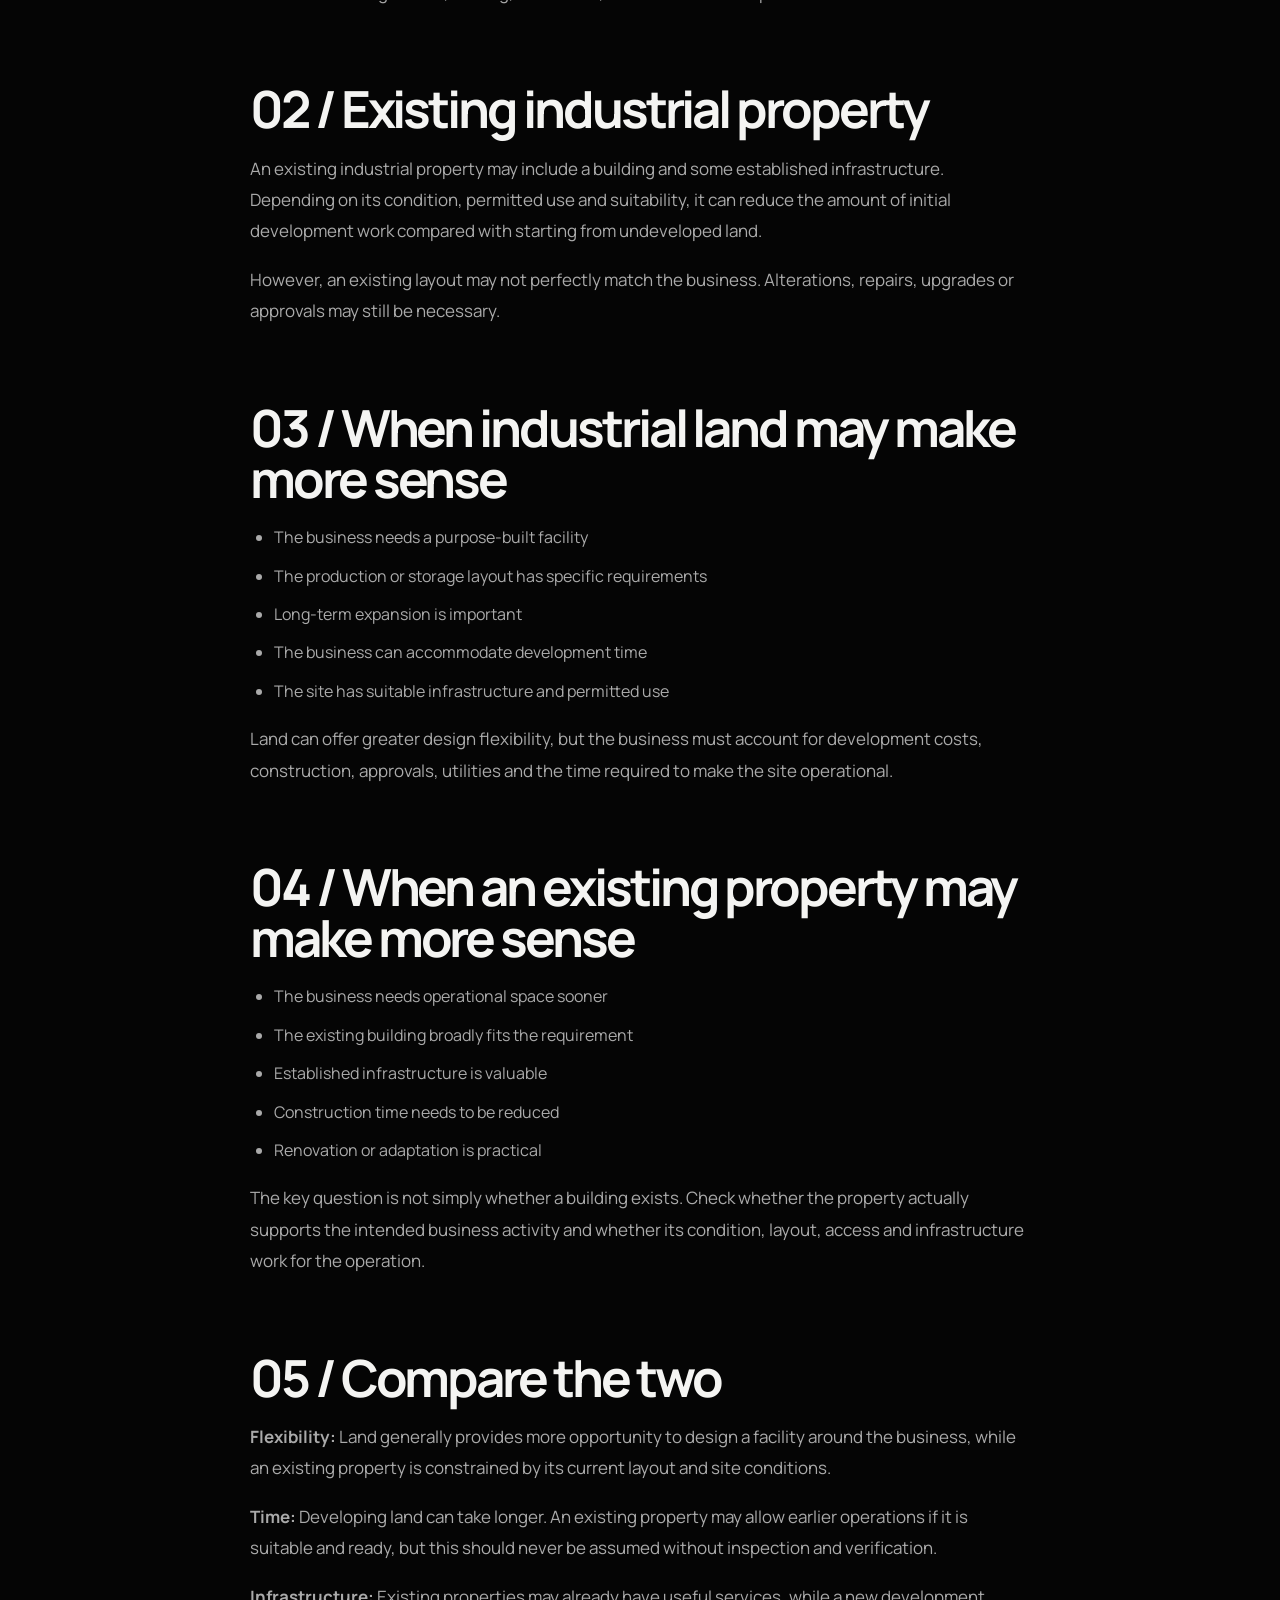
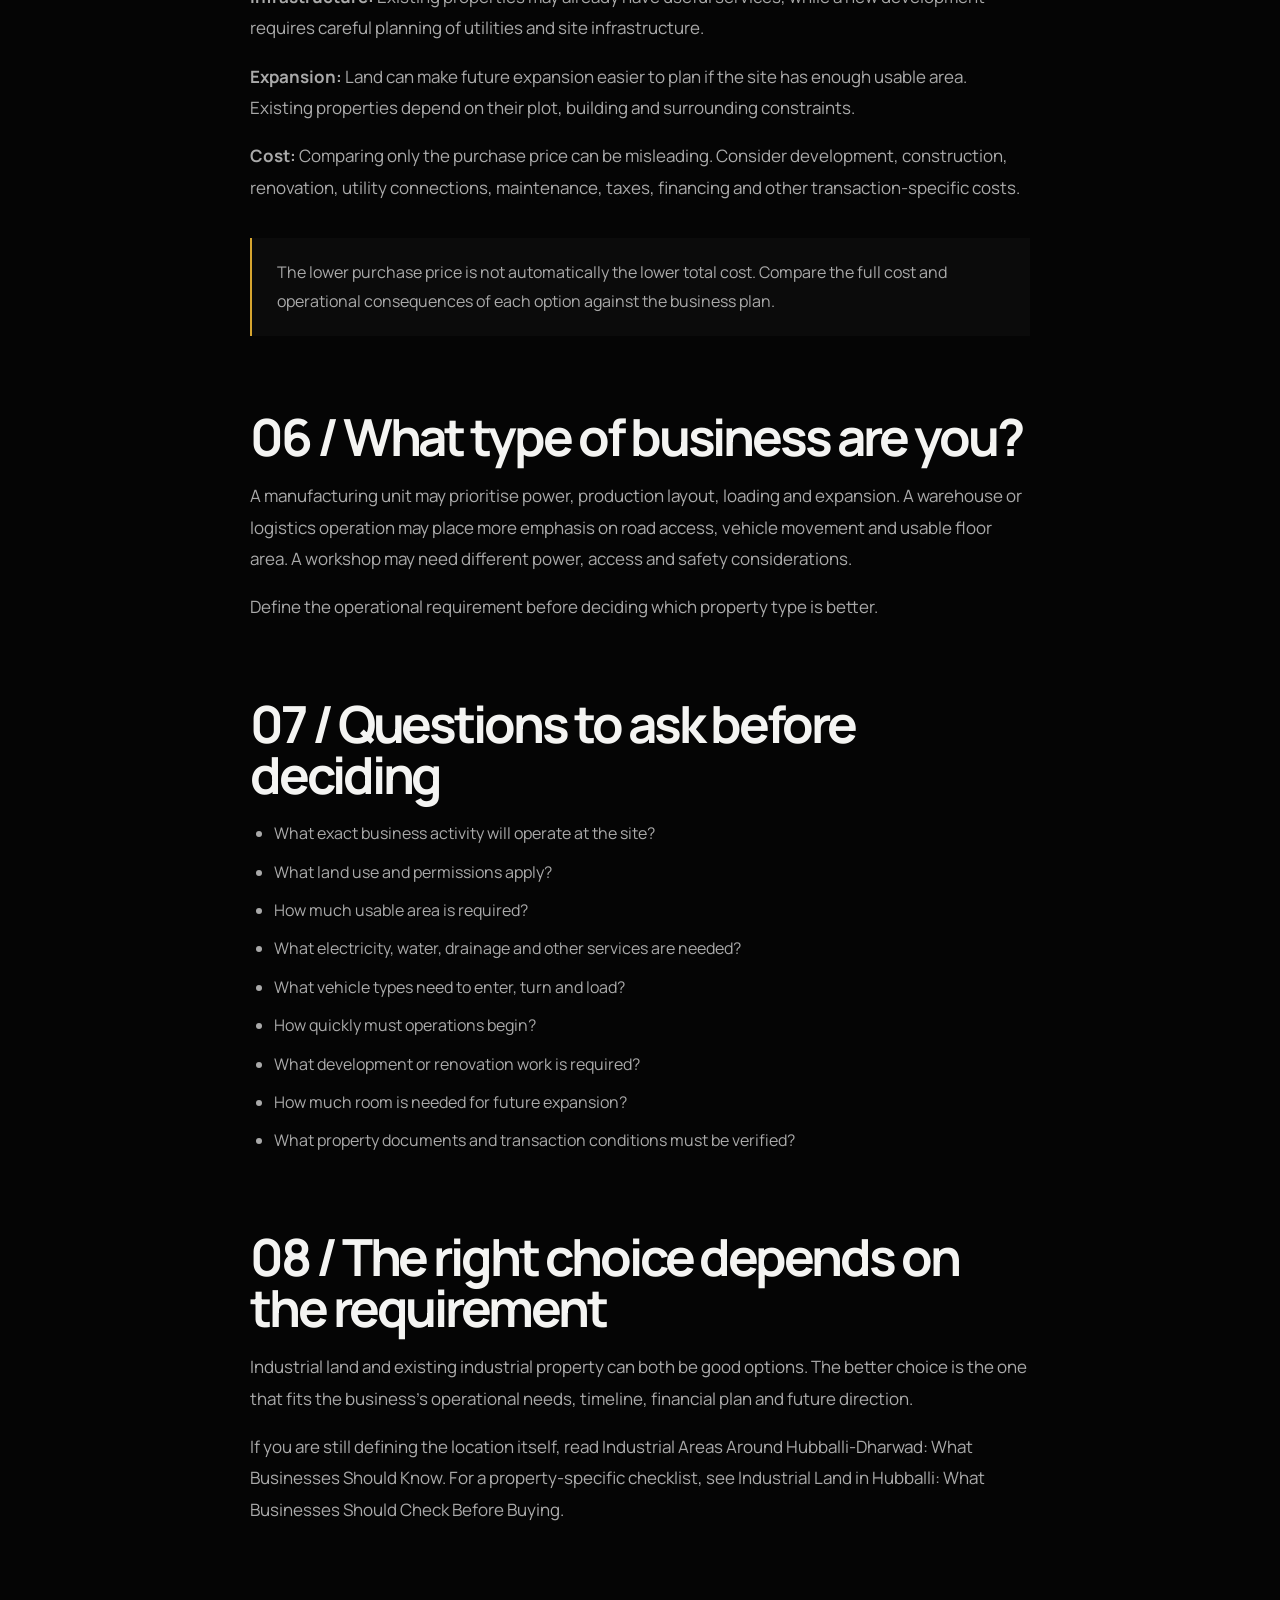
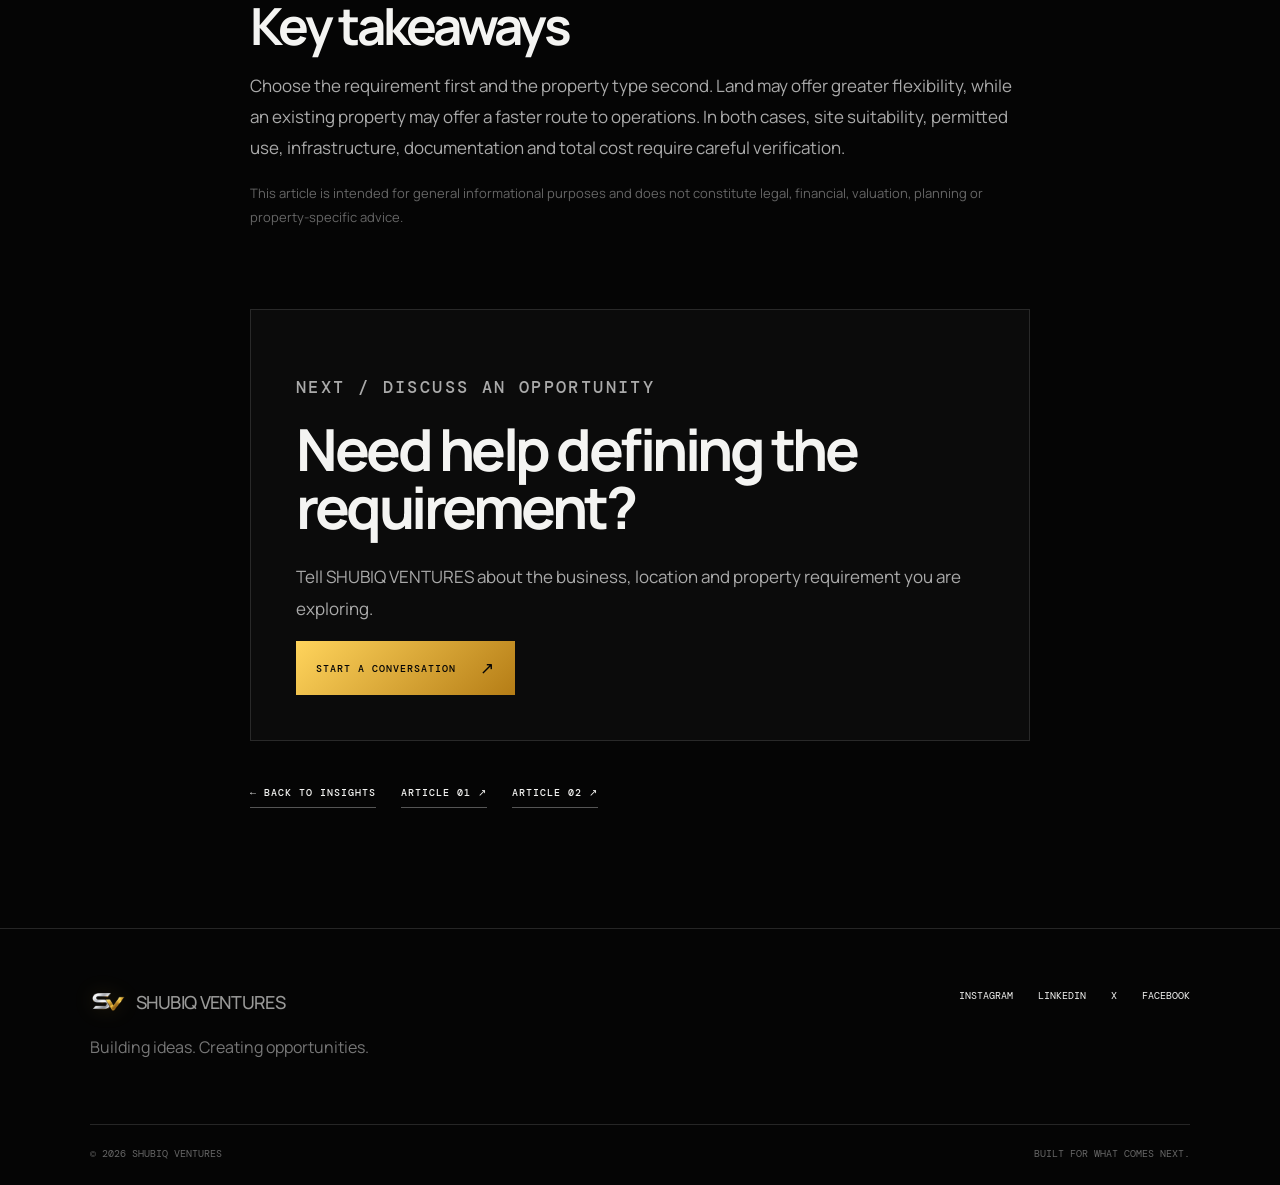
<file: articles/industrial-property-vs-land.html>
<!DOCTYPE html>
<html lang="en">
<head>
    <meta charset="UTF-8">
    <meta name="viewport" content="width=device-width, initial-scale=1.0">
    <meta name="description" content="Compare industrial property and industrial land for business use, including flexibility, development, infrastructure, timeline, due diligence and expansion considerations.">
    <title>Industrial Property vs Industrial Land: Which Is Better for Your Business? — SHUBIQ VENTURES</title>
    <link rel="canonical" href="https://shubiq-webcoder.github.io/Shubiq-Ventures/articles/industrial-property-vs-land.html">
    <meta property="og:title" content="Industrial Property vs Industrial Land: Which Is Better for Your Business?">
    <meta property="og:description" content="A practical comparison of industrial land and existing industrial property for businesses evaluating their next site.">
    <meta property="og:image" content="https://shubiq-webcoder.github.io/Shubiq-Ventures/GitHub%20Social%20preview.png">
    <meta property="og:url" content="https://shubiq-webcoder.github.io/Shubiq-Ventures/articles/industrial-property-vs-land.html">
    <meta property="og:type" content="article">
    <link rel="icon" type="image/png" href="../assets/images/logos/shubiq%20ventures%20logo.png">
    <link rel="stylesheet" href="../assets/css/style.css">
    <style>
        .article-wrap{max-width:900px;margin:0 auto}.article-intro{font-size:20px!important;color:#aaa!important;max-width:780px!important}.article-body{max-width:780px}.article-body h2{font-size:clamp(32px,4vw,58px);line-height:1;letter-spacing:-.06em;margin:75px 0 18px}.article-body p{color:#aaa;line-height:1.85;font-size:17px}.article-body ul{color:#aaa;line-height:1.9;padding-left:24px}.article-body li{margin:8px 0}.article-note{border-left:2px solid var(--gold);padding:20px 25px;margin:35px 0;background:#0b0b0b;color:#aaa;line-height:1.8}.article-meta{display:flex;gap:20px;flex-wrap:wrap;font:500 10px "DM Mono",monospace;letter-spacing:.1em;text-transform:uppercase;color:#777}.article-source{font-size:13px!important;color:#666!important}.article-cta{margin-top:80px;padding:45px;border:1px solid #292929;background:#0b0b0b}.article-cta h2{font-size:clamp(32px,5vw,58px);line-height:1;letter-spacing:-.06em;margin:10px 0 25px}.article-links{display:flex;gap:25px;flex-wrap:wrap;margin-top:45px;font:500 10px "DM Mono",monospace;text-transform:uppercase;letter-spacing:.1em}.article-links a{border-bottom:1px solid #555;padding-bottom:8px}@media(max-width:700px){.article-body p{font-size:16px}.article-cta{padding:28px}}
    </style>
    <script type="application/ld+json">
    {
        "@context":"https://schema.org",
        "@type":"Article",
        "headline":"Industrial Property vs Industrial Land: Which Is Better for Your Business?",
        "description":"A practical comparison of industrial property and industrial land for business use, including flexibility, development, infrastructure, timeline, due diligence and expansion considerations.",
        "datePublished":"2026-09-05",
        "dateModified":"2026-09-05",
        "author":{"@type":"Organization","name":"SHUBIQ VENTURES","url":"https://shubiq-webcoder.github.io/Shubiq-Ventures/"},
        "publisher":{"@type":"Organization","name":"SHUBIQ VENTURES","logo":{"@type":"ImageObject","url":"https://shubiq-webcoder.github.io/Shubiq-Ventures/assets/images/logos/shubiq%20ventures%20logo.png"}},
        "mainEntityOfPage":{"@type":"WebPage","@id":"https://shubiq-webcoder.github.io/Shubiq-Ventures/articles/industrial-property-vs-land.html"}
    }
    </script>
</head>
<body>
    <div class="preloader"><div class="load-text">SHUBIQ VENTURES / LOADING</div></div>
    <header class="site-header">
        <a class="logo" href="../index.html"><img class="logo-mark" src="../assets/images/logos/shubiq ventures logo.png" alt="SHUBIQ VENTURES logo"><span>SHUBIQ VENTURES</span></a>
        <button class="menu-toggle" aria-label="Open navigation">MENU</button>
        <nav class="nav"><a href="../index.html">Home</a><a href="../about.html">About</a><a href="../projects.html">Projects</a><a class="active" href="../insights.html">Insights</a><a href="../contact.html">Contact</a><a href="../Price list.html">Pricing</a></nav>
    </header>
    <main>
        <section class="page-hero">
            <div class="article-wrap">
                <p class="eyebrow">INDUSTRIAL REAL ESTATE / COMPARISON</p>
                <h1>Industrial Property vs Industrial Land:<br><em>Which Is Better for Your Business?</em></h1>
                <p class="article-intro">There is no universal winner. Industrial land can provide flexibility for a purpose-built facility, while an existing industrial property may help a business start sooner. The right choice depends on the operation, budget, timeline and long-term plan.</p>
                <div class="article-meta"><span>SHUBIQ VENTURES</span><span>HUBBALLI-DHARWAD</span><span>COMPARISON</span></div>
            </div>
        </section>
        <section class="section">
            <div class="article-wrap article-body">
                <p>When a business needs industrial space, the decision is often framed as land versus property. In practice, the choice is about finding a site that fits the way the business operates and the way it expects to grow.</p>
                <p>This guide compares the two options at a high level. It is general information rather than legal, financial, valuation or planning advice. Every property and transaction should be evaluated on its own facts.</p>

                <h2>01 / Industrial land</h2>
                <p>Industrial land gives a business the opportunity to develop a facility around its own operational requirements, subject to applicable planning, land-use, environmental, building and other requirements.</p>
                <p>That flexibility can be valuable when the business has specific requirements for production lines, warehouse configuration, loading, circulation, utilities or future expansion.</p>

                <h2>02 / Existing industrial property</h2>
                <p>An existing industrial property may include a building and some established infrastructure. Depending on its condition, permitted use and suitability, it can reduce the amount of initial development work compared with starting from undeveloped land.</p>
                <p>However, an existing layout may not perfectly match the business. Alterations, repairs, upgrades or approvals may still be necessary.</p>

                <h2>03 / When industrial land may make more sense</h2>
                <ul><li>The business needs a purpose-built facility</li><li>The production or storage layout has specific requirements</li><li>Long-term expansion is important</li><li>The business can accommodate development time</li><li>The site has suitable infrastructure and permitted use</li></ul>
                <p>Land can offer greater design flexibility, but the business must account for development costs, construction, approvals, utilities and the time required to make the site operational.</p>

                <h2>04 / When an existing property may make more sense</h2>
                <ul><li>The business needs operational space sooner</li><li>The existing building broadly fits the requirement</li><li>Established infrastructure is valuable</li><li>Construction time needs to be reduced</li><li>Renovation or adaptation is practical</li></ul>
                <p>The key question is not simply whether a building exists. Check whether the property actually supports the intended business activity and whether its condition, layout, access and infrastructure work for the operation.</p>

                <h2>05 / Compare the two</h2>
                <p><strong>Flexibility:</strong> Land generally provides more opportunity to design a facility around the business, while an existing property is constrained by its current layout and site conditions.</p>
                <p><strong>Time:</strong> Developing land can take longer. An existing property may allow earlier operations if it is suitable and ready, but this should never be assumed without inspection and verification.</p>
                <p><strong>Infrastructure:</strong> Existing properties may already have useful services, while a new development requires careful planning of utilities and site infrastructure.</p>
                <p><strong>Expansion:</strong> Land can make future expansion easier to plan if the site has enough usable area. Existing properties depend on their plot, building and surrounding constraints.</p>
                <p><strong>Cost:</strong> Comparing only the purchase price can be misleading. Consider development, construction, renovation, utility connections, maintenance, taxes, financing and other transaction-specific costs.</p>
                <div class="article-note">The lower purchase price is not automatically the lower total cost. Compare the full cost and operational consequences of each option against the business plan.</div>

                <h2>06 / What type of business are you?</h2>
                <p>A manufacturing unit may prioritise power, production layout, loading and expansion. A warehouse or logistics operation may place more emphasis on road access, vehicle movement and usable floor area. A workshop may need different power, access and safety considerations.</p>
                <p>Define the operational requirement before deciding which property type is better.</p>

                <h2>07 / Questions to ask before deciding</h2>
                <ul><li>What exact business activity will operate at the site?</li><li>What land use and permissions apply?</li><li>How much usable area is required?</li><li>What electricity, water, drainage and other services are needed?</li><li>What vehicle types need to enter, turn and load?</li><li>How quickly must operations begin?</li><li>What development or renovation work is required?</li><li>How much room is needed for future expansion?</li><li>What property documents and transaction conditions must be verified?</li></ul>

                <h2>08 / The right choice depends on the requirement</h2>
                <p>Industrial land and existing industrial property can both be good options. The better choice is the one that fits the business's operational needs, timeline, financial plan and future direction.</p>
                <p>If you are still defining the location itself, read <a href="industrial-areas-hubballi-dharwad.html">Industrial Areas Around Hubballi-Dharwad: What Businesses Should Know</a>. For a property-specific checklist, see <a href="industrial-land-hubballi.html">Industrial Land in Hubballi: What Businesses Should Check Before Buying</a>.</p>

                <h2>Key takeaways</h2>
                <p>Choose the requirement first and the property type second. Land may offer greater flexibility, while an existing property may offer a faster route to operations. In both cases, site suitability, permitted use, infrastructure, documentation and total cost require careful verification.</p>
                <p class="article-source">This article is intended for general informational purposes and does not constitute legal, financial, valuation, planning or property-specific advice.</p>

                <div class="article-cta">
                    <p class="eyebrow">NEXT / DISCUSS AN OPPORTUNITY</p>
                    <h2>Need help defining the requirement?</h2>
                    <p>Tell SHUBIQ VENTURES about the business, location and property requirement you are exploring.</p>
                    <a class="button gold" href="../contact.html">Start a conversation <span>↗</span></a>
                </div>
                <div class="article-links"><a href="../insights.html">← Back to Insights</a><a href="industrial-land-hubballi.html">Article 01 ↗</a><a href="industrial-areas-hubballi-dharwad.html">Article 02 ↗</a></div>
            </div>
        </section>
    </main>
    <footer class="site-footer">
        <div><a class="logo" href="../index.html"><img class="logo-mark" src="../assets/images/logos/shubiq ventures logo.png" alt="SHUBIQ VENTURES logo"><span>SHUBIQ VENTURES</span></a><p>Building ideas. Creating opportunities.</p></div>
        <div class="footer-links"><a href="https://www.instagram.com/shubiqventures/" target="_blank" rel="noopener noreferrer">Instagram</a><a href="https://www.linkedin.com/in/shanmukgouda-v-patil-72669b342/" target="_blank" rel="noopener noreferrer">LinkedIn</a><a href="https://x.com/Shubhamvp5" target="_blank" rel="noopener noreferrer">X</a><a href="https://www.facebook.com/profile.php?id=61594047626672" target="_blank" rel="noopener noreferrer">Facebook</a></div>
        <div class="footer-bottom"><span>© 2026 SHUBIQ VENTURES</span><span>Built for what comes next.</span></div>
    </footer>
    <script src="../assets/js/main.js"></script>
</body>
</html>
</file>
<file: assets/css/style.css>
@import url("https://fonts.googleapis.com/css2?family=DM+Mono:wght@400;500&family=Manrope:wght@400;500;600;700;800&display=swap");

:root {
  --bg: #050505;
  --panel: #0b0b0b;
  --panel2: #111;
  --ink: #f4f4f2;
  --muted: #858585;
  --line: #262626;
  --gold: #d6a52f;
  --gold-bright: #ffd45c;
  --silver: #d9d9d6;
  --serif: Georgia, "Times New Roman", serif;
}
* {
  box-sizing: border-box;
}
html {
  scroll-behavior: smooth;
}
body {
  margin: 0;
  background: var(--bg);
  color: var(--ink);
  font-family: Manrope, Arial, sans-serif;
}
a {
  color: inherit;
  text-decoration: none;
}
img {
  max-width: 100%;
  display: block;
}
button,
input,
textarea {
  font: inherit;
}
.site-header {
  height: 82px;
  padding: 0 5vw;
  display: flex;
  align-items: center;
  justify-content: space-between;
  border-bottom: 1px solid var(--line);
  position: fixed;
  top: 0;
  left: 0;
  right: 0;
  z-index: 50;
  background: rgba(5, 5, 5, 0.88);
  backdrop-filter: blur(14px);
}
.logo {
  font-weight: 800;
  letter-spacing: -0.06em;
  font-size: 18px;
  display: inline-flex;
  align-items: center;
  gap: 10px;
}
.logo-mark {
  width: 36px;
  height: 26px;
  object-fit: contain;
  filter: drop-shadow(0 0 10px rgba(214, 165, 47, 0.16));
}
.logo span {
  font-weight: 500;
  opacity: 0.62;
  letter-spacing: -0.04em;
}
.nav {
  display: flex;
  gap: 28px;
  font-size: 11px;
  text-transform: uppercase;
  letter-spacing: 0.08em;
}
.nav a {
  opacity: 0.55;
  transition: 0.25s;
}
.nav a:hover,
.nav a.active {
  opacity: 1;
}
.menu-toggle {
  display: none;
  background: none;
  color: #fff;
  border: 0;
  text-transform: uppercase;
  font:
    500 10px "DM Mono",
    monospace;
  letter-spacing: 0.1em;
}
main {
  padding-top: 82px;
}
.hero {
  min-height: calc(100vh - 82px);
  position: relative;
  overflow: hidden;
  display: flex;
  align-items: center;
  padding: 8vw 10vw;
}
.hero-3d {
  background: #030303;
}
.hero-3d canvas {
  position: absolute;
  inset: 0;
  width: 100%;
  height: 100%;
  opacity: 0.82;
}
.hero-content {
  position: relative;
  z-index: 2;
  max-width: 1000px;
}
.eyebrow {
  font:
    500 10px/1.4 "DM Mono",
    monospace;
  letter-spacing: 0.14em;
  text-transform: uppercase;
  color: var(--muted);
}
.hero h1,
.page-hero h1 {
  font-size: clamp(64px, 9vw, 145px);
  line-height: 0.88;
  letter-spacing: -0.075em;
  margin: 24px 0;
}
.hero h1 em,
.page-hero h1 em,
.cta-section em {
  font-family: var(--serif);
  font-weight: 400;
  letter-spacing: -0.06em;
}
.hero-copy {
  font-size: 18px;
  color: #bbb;
  margin: 32px 0;
}
.button {
  display: inline-flex;
  gap: 24px;
  align-items: center;
  padding: 16px 20px;
  background: linear-gradient(135deg, #e7e7e4, #b7b7b3);
  color: #050505;
  text-transform: uppercase;
  font:
    500 10px "DM Mono",
    monospace;
  letter-spacing: 0.1em;
  transition: 0.3s;
}
.button:hover {
  transform: translateY(-3px);
  filter: brightness(1.08);
}
.button span {
  font-size: 17px;
}
.button.gold {
  background: linear-gradient(135deg, #ffd45c, #b57d16);
}
.hero-scroll {
  position: absolute;
  bottom: 35px;
  right: 5vw;
  font:
    10px "DM Mono",
    monospace;
  color: #888;
}
.hero-scroll span {
  margin-left: 15px;
}
.section {
  padding: 120px 7vw;
}
.statement {
  max-width: 1300px;
}
.statement h2,
.split-section h2 {
  font-size: clamp(48px, 7vw, 105px);
  line-height: 0.94;
  letter-spacing: -0.07em;
  max-width: 1100px;
  margin: 25px 0;
}
.statement h2 span,
.split-section h2 span {
  font-family: var(--serif);
  font-weight: 400;
}
.section-copy {
  max-width: 620px;
  font-size: 17px;
  line-height: 1.7;
  color: #777;
}
.section-head {
  display: flex;
  justify-content: space-between;
  align-items: end;
  margin-bottom: 40px;
}
.section-head h2 {
  font-size: clamp(45px, 6vw, 80px);
  letter-spacing: -0.07em;
  margin: 15px 0 0;
}
.text-link {
  text-transform: uppercase;
  font:
    500 10px "DM Mono",
    monospace;
  letter-spacing: 0.1em;
  border-bottom: 1px solid currentColor;
  padding-bottom: 8px;
}
.venture-grid {
  display: grid;
  grid-template-columns: 1.35fr 1fr 1fr;
  gap: 2px;
}
.venture-card {
  min-height: 400px;
  background: linear-gradient(145deg, #151515, #0b0b0b);
  border: 1px solid #262626;
  padding: 35px;
  display: flex;
  flex-direction: column;
  justify-content: space-between;
  transition: 0.5s;
}
.venture-card:hover {
  background: linear-gradient(145deg, #1c1c1c, #0b0b0b);
  border-color: #4a4a4a;
  transform: translateY(-7px);
}
.venture-card.featured {
  background:
    radial-gradient(
      circle at 70% 25%,
      rgba(214, 165, 47, 0.16),
      transparent 34%
    ),
    linear-gradient(145deg, #171717, #080808);
  border-color: #4c3b1a;
}
.card-number,
.tag {
  font:
    500 10px "DM Mono",
    monospace;
  letter-spacing: 0.1em;
}
.card-number {
  opacity: 0.5;
}
.venture-card h3 {
  font-size: 34px;
  letter-spacing: -0.06em;
  margin: 12px 0;
}
.venture-card p {
  color: #8d8d8d;
  max-width: 300px;
  line-height: 1.5;
}
.arrow {
  font-size: 24px;
  align-self: end;
}
.marquee {
  overflow: hidden;
  background: #080808;
  color: #d6d6d2;
  border-top: 1px solid #272727;
  border-bottom: 1px solid #272727;
  padding: 24px 0;
  white-space: nowrap;
  font:
    500 13px "DM Mono",
    monospace;
  letter-spacing: 0.1em;
}
.marquee div {
  animation: marquee 22s linear infinite;
}
@keyframes marquee {
  to {
    transform: translateX(-35%);
  }
}
.split-section {
  display: grid;
  background: #050505;
  grid-template-columns: 1fr 1fr;
  gap: 8vw;
}
.capabilities {
  border-top: 1px solid var(--line);
}
.capabilities div {
  display: flex;
  gap: 35px;
  padding: 27px 0;
  border-bottom: 1px solid var(--line);
  font-size: 19px;
}
.capabilities b {
  font:
    10px "DM Mono",
    monospace;
  color: #999;
}
.cta-section {
  background:
    radial-gradient(
      circle at 75% 30%,
      rgba(214, 165, 47, 0.14),
      transparent 35%
    ),
    #050505;
  color: #fff;
  border-top: 1px solid #222;
  padding: 130px 7vw;
}
.cta-section h2 {
  font-size: clamp(60px, 9vw, 140px);
  line-height: 0.88;
  letter-spacing: -0.08em;
  margin: 20px 0 45px;
}
.site-footer {
  border-top: 1px solid var(--line);
  padding: 60px 7vw 25px;
  display: grid;
  grid-template-columns: 1fr auto;
  gap: 50px;
}
.site-footer p {
  color: #777;
}
.footer-links {
  display: flex;
  gap: 25px;
  text-transform: uppercase;
  font:
    10px "DM Mono",
    monospace;
}
.footer-bottom {
  grid-column: 1/-1;
  border-top: 1px solid var(--line);
  padding-top: 22px;
  display: flex;
  justify-content: space-between;
  color: #666;
  font:
    10px "DM Mono",
    monospace;
  text-transform: uppercase;
}
.page-hero {
  padding: 130px 7vw 90px;
  border-bottom: 1px solid var(--line);
  background:
    radial-gradient(
      circle at 80% 20%,
      rgba(214, 165, 47, 0.1),
      transparent 28%
    ),
    #050505;
}
.page-hero h1 {
  max-width: 1100px;
}
.page-hero p {
  max-width: 680px;
  color: #777;
  font-size: 17px;
  line-height: 1.7;
}
.stats {
  display: grid;
  grid-template-columns: repeat(4, 1fr);
  border-bottom: 1px solid var(--line);
}
.stat {
  padding: 35px 25px;
  border-right: 1px solid var(--line);
}
.stat:last-child {
  border-right: 0;
}
.stat strong {
  font-size: 52px;
  letter-spacing: -0.06em;
  display: block;
}
.stat span {
  font:
    10px "DM Mono",
    monospace;
  color: #777;
  text-transform: uppercase;
}
.work-grid {
  display: grid;
  grid-template-columns: repeat(2, 1fr);
  gap: 2px;
  background: #222;
}
/* Projects page */
.project {
  position: relative;
  background: #0b0b0b;
  overflow: hidden;
  border: 1px solid #222;
  min-width: 0;
  transition:
    transform 0.4s ease,
    border-color 0.4s ease,
    background 0.4s ease;
}

.project:hover {
  transform: translateY(-5px);
  border-color: #3b3b3b;
  background: #101010;
}

.project-art {
  position: relative;
  overflow: hidden;
  background: #070707;
  aspect-ratio: 16 / 10;
}

.project-tall .project-art {
  aspect-ratio: 4 / 5;
}

.project-wide .project-art {
  aspect-ratio: 16 / 9;
}

.project-art img,
.project-art video {
  width: 100%;
  height: 100%;
  display: block;
  object-fit: cover;
  opacity: 0.82;
  transition:
    transform 0.6s ease,
    opacity 0.6s ease;
}

.project:hover .project-art img,
.project:hover .project-art video {
  transform: scale(1.035);
  opacity: 0.68;
}

.project-meta {
  padding: 24px 26px 28px;
  border-top: 1px solid #222;
}

.project-meta h3 {
  font-size: clamp(24px, 3vw, 38px);
  line-height: 1;
  letter-spacing: -0.06em;
  margin: 8px 0 10px;
}

.project-meta p {
  color: #777;
  line-height: 1.6;
  margin: 0;
  font-size: 13px;
}

.project-meta .tag {
  color: #bbb;
}

.about-grid {
  display: grid;
  grid-template-columns: 1fr 1.2fr;
  gap: 7vw;
  align-items: center;
}
.about-image {
  border: 1px solid #292929;
  background: #0b0b0b;
  padding: 8px;
}
.about-image img {
  width: 100%;
  aspect-ratio: 1/1;
  object-fit: cover;
}
.about-copy h2 {
  font-size: clamp(42px, 6vw, 82px);
  line-height: 0.95;
  letter-spacing: -0.07em;
  margin: 0 0 25px;
}
.about-copy h2 span {
  font-family: var(--serif);
  font-weight: 400;
}
.about-copy p {
  color: #777;
  line-height: 1.8;
  max-width: 650px;
}
.service-list {
  border-top: 1px solid var(--line);
  margin-top: 50px;
}
.service {
  display: grid;
  grid-template-columns: 80px 1fr auto;
  gap: 30px;
  align-items: center;
  padding: 28px 0;
  border-bottom: 1px solid var(--line);
}
.service b {
  font:
    10px "DM Mono",
    monospace;
  color: #888;
}
.service h3 {
  font-size: 25px;
  margin: 0;
}
.service p {
  color: #777;
  margin: 5px 0 0;
}
.service .service-icon {
  font-size: 24px;
  color: var(--gold);
}
.contact-grid {
  display: grid;
  grid-template-columns: 1fr 1fr;
  gap: 2px;
  background: #222;
}
.contact-panel {
  background: #0b0b0b;
  padding: 50px;
  min-height: 360px;
}
.contact-panel h2 {
  font-size: 52px;
  letter-spacing: -0.07em;
  margin: 0 0 25px;
}
.contact-panel p {
  color: #777;
  line-height: 1.7;
}
.contact-line {
  padding: 18px 0;
  border-bottom: 1px solid var(--line);
  display: flex;
  justify-content: space-between;
  gap: 20px;
}
.contact-line span:first-child {
  font:
    10px "DM Mono",
    monospace;
  color: #888;
  text-transform: uppercase;
}
.contact-line a {
  color: #ddd;
}
.price-grid {
  display: grid;
  grid-template-columns: repeat(3, 1fr);
  gap: 2px;
  background: #222;
}
.price-card {
  background: #0b0b0b;
  padding: 40px;
  min-height: 520px;
  display: flex;
  flex-direction: column;
  border: 1px solid #222;
  transition: 0.4s;
}
.price-card:hover,
.price-card.featured {
  border-color: #4c3b1a;
  background:
    radial-gradient(
      circle at 70% 20%,
      rgba(214, 165, 47, 0.12),
      transparent 32%
    ),
    #0b0b0b;
}
.price-card h3 {
  font-size: 30px;
  letter-spacing: -0.06em;
  margin: 12px 0 30px;
}
.price-card i {
  font-size: 38px;
  color: var(--gold);
}
.price-list {
  list-style: none;
  padding: 0;
  margin: 0;
  flex: 1;
}
.price-list li {
  padding: 13px 0;
  border-bottom: 1px solid var(--line);
  display: flex;
  justify-content: space-between;
  gap: 15px;
  color: #888;
  font-size: 13px;
}
.price-list li span {
  color: #ddd;
  font-weight: 700;
  text-align: right;
}
.price-btn {
  margin-top: 35px;
  display: block;
  text-align: center;
  padding: 15px;
  background: linear-gradient(135deg, #e7e7e4, #b7b7b3);
  color: #050505;
  text-transform: uppercase;
  font:
    500 10px "DM Mono",
    monospace;
  letter-spacing: 0.1em;
}
.reveal {
  opacity: 0;
  transform: translateY(22px);
  animation: reveal 0.9s ease 0.15s forwards;
}
@keyframes reveal {
  to {
    opacity: 1;
    transform: none;
  }
}
.preloader {
  position: fixed;
  inset: 0;
  background: #050505;
  z-index: 100;
  display: grid;
  place-items: center;
  transition:
    opacity 0.5s,
    visibility 0.5s;
}
.preloader.hide {
  opacity: 0;
  visibility: hidden;
}
.load-text {
  font:
    11px "DM Mono",
    monospace;
  letter-spacing: 0.2em;
  color: #999;
}
@media (max-width: 900px) {
  .nav {
    display: none;
    position: absolute;
    top: 82px;
    left: 0;
    right: 0;
    background: #070707;
    border-bottom: 1px solid var(--line);
    padding: 25px 7vw;
    flex-direction: column;
    gap: 20px;
  }
  .nav.open {
    display: flex;
  }
  .menu-toggle {
    display: block;
  }
  .hero {
    padding: 15vw 7vw;
  }
  .venture-grid,
  .price-grid {
    grid-template-columns: 1fr;
  }
  .split-section,
  .about-grid,
  .contact-grid {
    grid-template-columns: 1fr;
  }
  .stats {
    grid-template-columns: repeat(2, 1fr);
  }
  .stat:nth-child(2) {
    border-right: 0;
  }
  .stat:nth-child(-n + 2) {
    border-bottom: 1px solid var(--line);
  }
  .work-grid {
    grid-template-columns: 1fr;
  }

  .project-tall .project-art,
  .project-wide .project-art,
  .project-art {
    aspect-ratio: 16 / 10;
  }
  .site-footer {
    grid-template-columns: 1fr;
  }
  .footer-bottom {
    grid-column: auto;
    flex-direction: column;
    gap: 10px;
  }
  .footer-links {
    flex-wrap: wrap;
  }
}
@media (max-width: 560px) {
  .hero h1,
  .page-hero h1 {
    font-size: 58px;
  }
  .section {
    padding: 85px 7vw;
  }
  .contact-panel {
    padding: 30px;
  }
  .service {
    grid-template-columns: 40px 1fr;
  }
  .service .service-icon {
    display: none;
  }
  .stats {
    grid-template-columns: 1fr 1fr;
  }
  .stat strong {
    font-size: 40px;
  }
}

@media (prefers-reduced-motion: reduce) {
  html {
    scroll-behavior: auto;
  }

  *,
  *::before,
  *::after {
    animation-duration: 0.01ms !important;
    animation-iteration-count: 1 !important;
    transition-duration: 0.01ms !important;
  }

  .marquee div {
    animation: none;
  }

  .reveal {
    opacity: 1;
    transform: none;
  }
}
</file>
